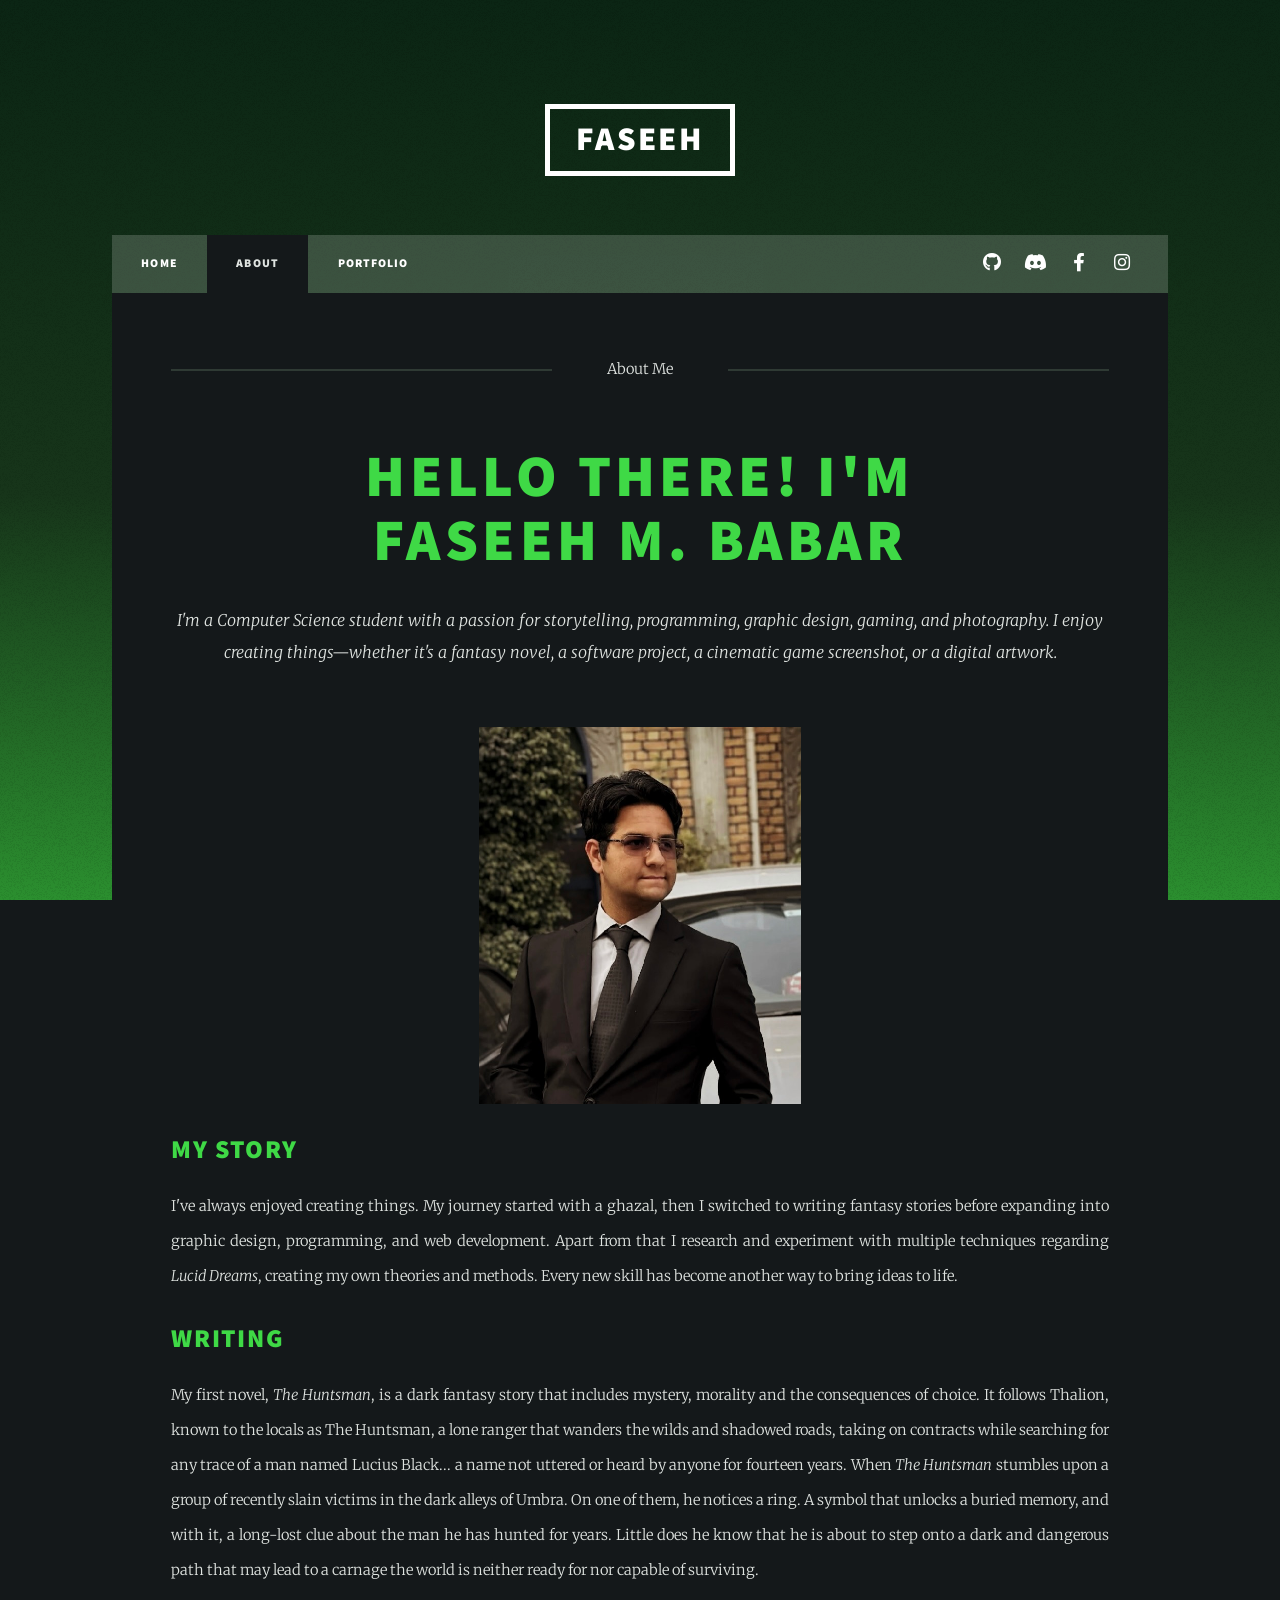
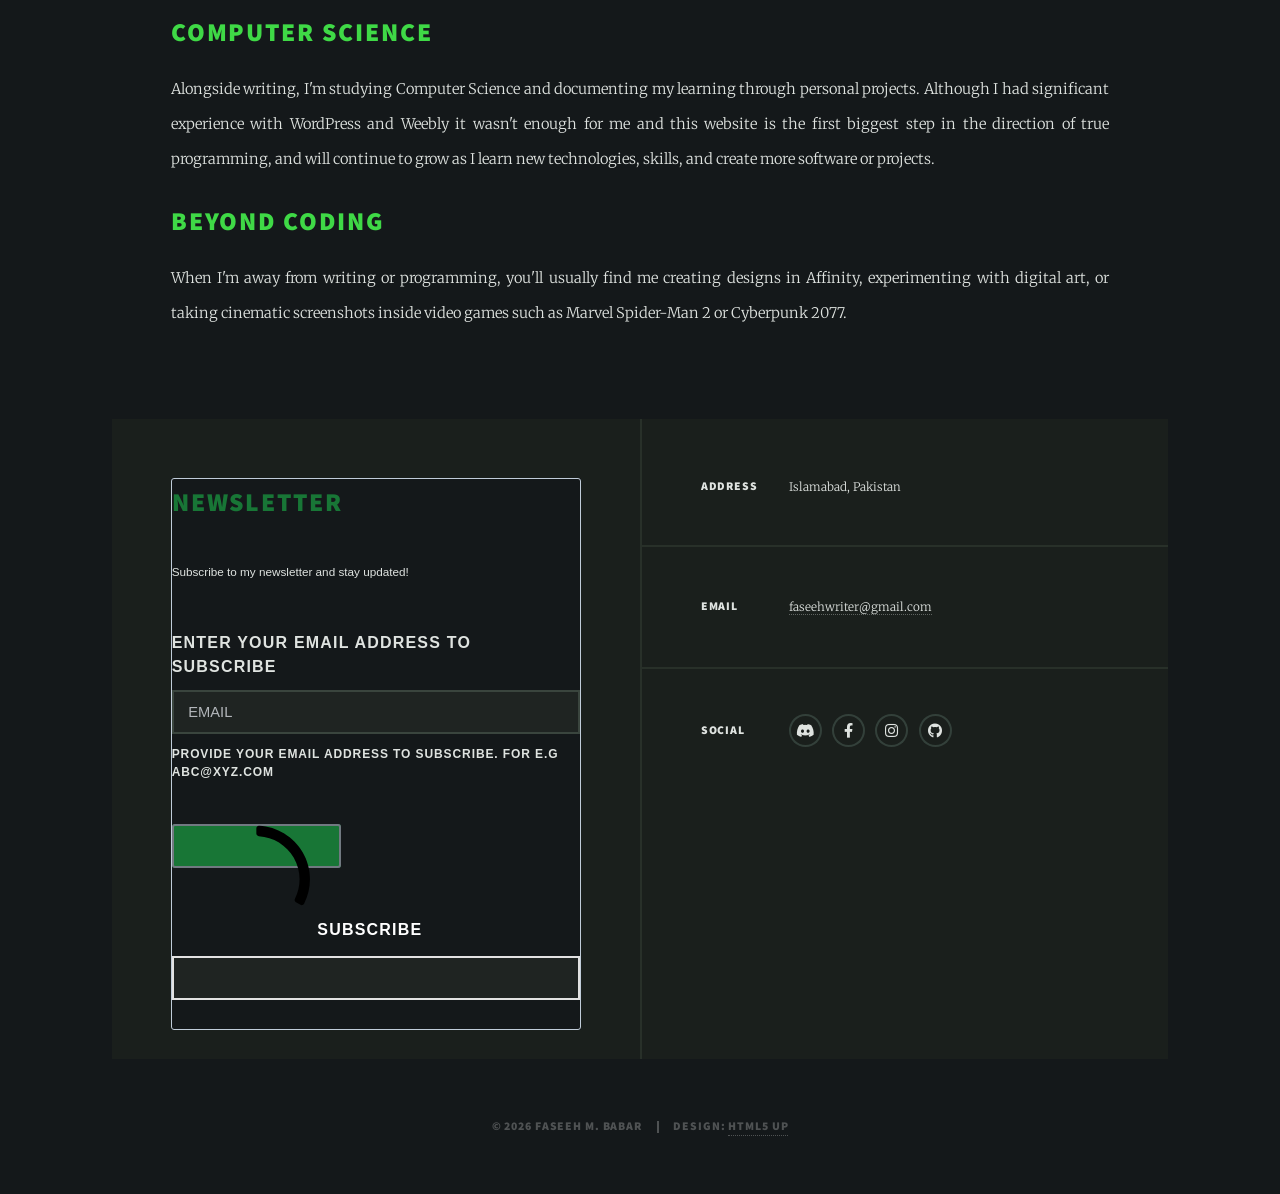
<file: about.html>
<!DOCTYPE HTML>
<!--
	Massively by HTML5 UP
	html5up.net | @ajlkn
	Free for personal and commercial use under the CCA 3.0 license (html5up.net/license)
-->
<html data-theme="dark">
	<head>
		<title>About Faseeh Babar | Author, Writer &amp, Creator</title>
		<meta charset="utf-8" />
		<meta name="color-scheme" content="dark" />
		<meta name="viewport" content="width=device-width, initial-scale=1" />
		<meta name="description" content="Learn more about Faseeh Babar, author of The Huntsman, and explore his journey as a Computer Science student, designer, and creator." />
		<meta name="author" content="Faseeh Babar" />
		<link rel="icon" href="images/favicon.png" type="image/png" />
		<link rel="canonical" href="https://faseehmbabar.github.io/about.html" />
		<link rel="stylesheet" href="assets/css/main.css" />
		<noscript><link rel="stylesheet" href="assets/css/noscript.css" /></noscript>
		<link rel="stylesheet" href="assets/css/theme-dark.css" />
		<style>
  			@font-face {
    			font-display: block;
    			font-family: Roboto;
    			src: url(https://assets.brevo.com/font/Roboto/Latin/normal/normal/7529907e9eaf8ebb5220c5f9850e3811.woff2) format("woff2"), url(https://assets.brevo.com/font/Roboto/Latin/normal/normal/25c678feafdc175a70922a116c9be3e7.woff) format("woff")
  			}

  			@font-face {
    			font-display: fallback;
   				font-family: Roboto;
    			font-weight: 600;
    			src: url(https://assets.brevo.com/font/Roboto/Latin/medium/normal/6e9caeeafb1f3491be3e32744bc30440.woff2) format("woff2"), url(https://assets.brevo.com/font/Roboto/Latin/medium/normal/71501f0d8d5aa95960f6475d5487d4c2.woff) format("woff")
  			}

  			@font-face {
    			font-display: fallback;
    			font-family: Roboto;
    			font-weight: 700;
    			src: url(https://assets.brevo.com/font/Roboto/Latin/bold/normal/3ef7cf158f310cf752d5ad08cd0e7e60.woff2) format("woff2"), url(https://assets.brevo.com/font/Roboto/Latin/bold/normal/ece3a1d82f18b60bcce0211725c476aa.woff) format("woff")
  			}

  			:where(.sib-form-message-panel) {
    			display: none;
  			}

  			:where(.sib-form-message-panel .sib-notification__icon) {
    			width: 20px;
    			height: 20px;
  			}


  			#sib-container input:-ms-input-placeholder {
    			font-family: Helvetica, sans-serif;
    			text-align: left;
    			color: #c0ccda;
  			}

  			#sib-container input::placeholder {
    			font-family: Helvetica, sans-serif;
    			text-align: left;
    			color: #c0ccda;
  			}

  			#sib-container textarea::placeholder {
    			font-family: Helvetica, sans-serif;
    			text-align: left;
    			color: #c0ccda;
  			}


  			#sib-container a {
    			text-decoration: underline;
    			color: #2BB2FC;
  			}
		</style>
		<link rel="stylesheet" href="https://sibforms.com/forms/end-form/build/sib-styles.css">
	</head>
	<body class="is-preload">

		<!-- Wrapper -->
			<div id="wrapper">

				<!-- Header -->
					<header id="header">
						<a href="index.html" class="logo">Faseeh</a>
					</header>

				<!-- Nav -->
					<nav id="nav">
						<ul class="links">
							<li><a href="index.html">Home</a></li>
							<li class="active"><a href="about.html">About</a></li>
							<li><a href="portfolio.html">Portfolio</a></li>
						</ul>
						<ul class="icons">
							<li><a href="https://github.com/faseehmbabar" class="icon brands fa-github"><span class="label">GitHub</span></a></li>
							<li><a href="https://discordapp.com/users/881889979343700059" class="icon brands fa-discord"><span class="label">Discord</span></a></li>
							<li><a href="https://facebook.com/faseeh.m.babar" class="icon brands fa-facebook-f"><span class="label">Facebook</span></a></li>
							<li><a href="https://instagram.com/faseeh.m.babar" class="icon brands fa-instagram"><span class="label">Instagram</span></a></li>
						</ul>
					</nav>

				<!-- Main -->
					<div id="main">

						<!-- Post -->
							<section class="post">
								<header class="major">
									<span class="date">About Me</span>
									<h1>Hello There! I'm<br />
									Faseeh M. Babar</h1>
									<p>I'm a Computer Science student with a passion for
                                    storytelling, programming, graphic design, gaming, and photography.
                                     I enjoy creating things—whether it's a fantasy novel, a software
    						        project, a cinematic game screenshot, or a digital artwork.</p>
								</header>
								<div class="image main about-portrait"><img src="images/pic01.jpg" alt="Faseeh Muhammad Babar" /></div>
								<h2>My Story</h2>
								<p> I've always enjoyed creating things. My journey started with a ghazal, then I switched to writing fantasy stories before expanding into graphic design, programming, and web development. Apart from that I research and experiment with multiple techniques regarding <em>Lucid Dreams</em>, creating my own theories and methods. Every new skill has become another way to bring ideas to life.</p>
								<h2>Writing</h2>
								<p>My first novel, <em>The Huntsman</em>, is a dark fantasy story that includes mystery, morality and the consequences of choice. It follows Thalion, known to the locals as The Huntsman, a lone ranger that wanders the wilds and shadowed roads, taking on contracts while searching for any trace of a man named Lucius Black... a name not uttered or heard by anyone for fourteen years. When <em>The Huntsman</em> stumbles upon a group of recently slain victims in the dark alleys of Umbra. On one of them, he notices a ring. A symbol that unlocks a buried memory, and with it, a long-lost clue about the man he has hunted for years. Little does he know that he is about to step onto a dark and dangerous path that may lead to a carnage the world is neither ready for nor capable of surviving.</p>
								<h2>Computer Science</h2>
								<p>Alongside writing, I'm studying Computer Science and documenting my learning through personal projects. Although I had significant experience with WordPress and Weebly it wasn't enough for me and this website is the first biggest step in the direction of true programming, and will continue to grow as I learn new technologies, skills, and create more software or projects.</p>
								<h2>Beyond Coding</h2>
								<p>When I'm away from writing or programming, you'll usually find me creating designs in Affinity, experimenting with digital art, or taking cinematic screenshots inside video games such as Marvel Spider-Man 2 or Cyberpunk 2077.</p>
							</section>

					</div>

				<!-- Footer -->
					<footer id="footer">
						<section>
							<div class="sib-form" style="text-align: center;
									background-color: #EFF2F7;">
								<div id="sib-form-container" class="sib-form-container">
									<div id="error-message" class="sib-form-message-panel" style="font-family: Helvetica, sans-serif; font-size: 16px; text-align: left; color: #661d1d; background-color: #ffeded; border-color: #ff4949; border-radius: 3px; max-width: 540px;">
										<div class="sib-form-message-panel__text sib-form-message-panel__text--center">
											<svg viewBox="0 0 512 512" class="sib-icon sib-notification__icon"><path d="M256 40c118.621 0 216 96.075 216 216 0 119.291-96.61 216-216 216-119.244 0-216-96.562-216-216 0-119.203 96.602-216 216-216m0-32C119.043 8 8 119.083 8 256c0 136.997 111.043 248 248 248s248-111.003 248-248C504 119.083 392.957 8 256 8zm-11.49 120h22.979c6.823 0 12.274 5.682 11.99 12.5l-7 168c-.268 6.428-5.556 11.5-11.99 11.5h-8.979c-6.433 0-11.722-5.073-11.99-11.5l-7-168c-.283-6.818 5.167-12.5 11.99-12.5zM256 340c-15.464 0-28 12.536-28 28s12.536 28 28 28 28-12.536 28-28-12.536-28-28-28z" /></svg>
											<span class="sib-form-message-panel__inner-text">Your subscription could not be saved. Please try again.</span>
										</div>
									</div>
									<div id="success-message" class="sib-form-message-panel" style="font-family: Helvetica, sans-serif; font-size: 16px; text-align: left; color: #085229; background-color: #e7faf0; border-color: #13ce66; border-radius: 3px; max-width: 540px;">
										<div class="sib-form-message-panel__text sib-form-message-panel__text--center">
											<svg viewBox="0 0 512 512" class="sib-icon sib-notification__icon"><path d="M256 8C119.033 8 8 119.033 8 256s111.033 248 248 248 248-111.003 248-248S392.967 8 256 8 256 8zm0 464c-118.664 0-216-96.055-216-216 0-118.663 96.055-216 216-216 118.664 0 216 96.055 216 216 0 118.663-96.055 216-216 216zm141.63-274.961L217.15 376.071c-4.705 4.667-12.303 4.637-16.97-.068l-85.878-86.572c-4.667-4.705-4.637-12.5.068-16.97l8.52-8.451c4.705-4.667 12.303-4.637 16.97.068l68.976 69.533 163.441-162.13c4.705-4.667 12.303-4.637 16.97.068l8.451 8.52c4.668 4.705 4.637 12.5-.068 16.97z" /></svg>
											<span class="sib-form-message-panel__inner-text">Your subscription has been successful!!!</span>
										</div>
									</div>
									<div id="sib-container" class="sib-container--large sib-container--vertical" style="max-width: 540px; text-align: center; background-color: rgba(255,255,255,1); border: 1px solid #C0CCD9; border-radius: 3px; direction: ltr;">
										<form id="sib-form" method="POST" action="https://2d6f6f55.sibforms.com/serve/[base64]" data-type="subscription">
											<div style="padding: 8px 0;">
												<div class="sib-form-block" style="font-family: Helvetica, sans-serif; font-size: 32px; font-weight: 700; text-align: left; color: #187636;">
													<h2 style="color: #187636 !important;">Newsletter</h2>
												</div>
											</div>
											<div style="padding: 8px 0;">
												<div class="sib-form-block" style="font-family: Helvetica, sans-serif; font-size: 16px; text-align: left; color: #3C4858;">
													<div class="sib-text-form-block"><p>Subscribe to my newsletter and stay updated!</p></div>
												</div>
											</div>
											<div style="padding: 8px 0;">
												<div class="sib-input sib-form-block">
													<div class="form__entry entry_block">
														<div class="form__label-row">
															<label class="entry__label" style="font-family: Helvetica, sans-serif; font-size: 16px; font-weight: 700; text-align: left; color: #187636;" for="EMAIL" data-required="*">Enter your email address to subscribe</label>
															<div class="entry__field"><input class="input" type="text" id="EMAIL" name="EMAIL" autocomplete="off" value="" placeholder="EMAIL" data-required="true" required /></div>
														</div>
														<label class="entry__error entry__error--primary" style="font-family: Helvetica, sans-serif; font-size: 16px; text-align: left; color: #661d1d; background-color: #ffeded; border-color: #ff4949; border-radius: 3px;"></label>
														<label class="entry__specification" style="font-family: Helvetica, sans-serif; font-size: 12px; text-align: left; color: #8390A4;">Provide your email address to subscribe. For e.g abc@xyz.com</label>
													</div>
												</div>
											</div>
											<div style="padding: 8px 0;"><div class="g-recaptcha-v3" data-sitekey="6LcJTZYtAAAAACTpxKKW1OqyfMGdcH_2gLSbuCvX" style="display: none"></div></div>
											<div style="padding: 8px 0;">
												<div class="sib-form-block" style="text-align: left;">
													<button class="sib-form-block__button sib-form-block__button-with-loader" style="font-family: Helvetica, sans-serif; font-size: 16px; font-weight: 700; text-align: left; color: #FFFFFF !important; background-color: #187636; border-width: 0; border-radius: 3px;" form="sib-form" type="submit">
														<svg class="icon clickable__icon progress-indicator__icon sib-hide-loader-icon" viewBox="0 0 512 512"><path d="M460.116 373.846l-20.823-12.022c-5.541-3.199-7.54-10.159-4.663-15.874 30.137-59.886 28.343-131.652-5.386-189.946-33.641-58.394-94.896-95.833-161.827-99.676C261.028 55.961 256 50.751 256 44.352V20.309c0-6.904 5.808-12.337 12.703-11.982 83.556 4.306 160.163 50.864 202.11 123.677 42.063 72.696 44.079 162.316 6.031 236.832-3.14 6.148-10.75 8.461-16.728 5.01z" /></svg>
														SUBSCRIBE
													</button>
												</div>
											</div>
											<input type="text" name="email_address_check" value="" class="input--hidden" />
											<input type="hidden" name="locale" value="en" />
										</form>
									</div>
								</div>
							</div>
						</section>
						<section class="split contact">
							<section class="alt">
								<h3>Address</h3>
								<p>Islamabad, Pakistan</p>
							</section>
							<section>
								<h3>Email</h3>
								<p><a href="mailto:faseehwriter@gmail.com">faseehwriter@gmail.com</a></p>
							</section>
							<section>
								<h3>Social</h3>
								<ul class="icons alt">
									<li><a href="https://discordapp.com/users/881889979343700059" class="icon brands alt fa-discord"><span class="label">Discord</span></a></li>
									<li><a href="https://facebook.com/faseeh.m.babar" class="icon brands alt fa-facebook-f"><span class="label">Facebook</span></a></li>
									<li><a href="https://instagram.com/faseeh.m.babar" class="icon brands alt fa-instagram"><span class="label">Instagram</span></a></li>
									<li><a href="https://github.com/faseehmbabar" class="icon brands alt fa-github"><span class="label">GitHub</span></a></li>
								</ul>
							</section>
						</section>
					</footer>

				<!-- Copyright -->
					<div id="copyright">
						<ul><li>&copy; 2026 Faseeh M. Babar</li><li>Design: <a href="https://html5up.net">HTML5 UP</a></li></ul>
					</div>

			</div>

		<!-- Scripts -->
			<script src="assets/js/jquery.min.js"></script>
			<script src="assets/js/jquery.scrollex.min.js"></script>
			<script src="assets/js/jquery.scrolly.min.js"></script>
			<script src="assets/js/browser.min.js"></script>
			<script src="assets/js/breakpoints.min.js"></script>
			<script src="assets/js/util.js"></script>
			<script src="assets/js/main.js"></script>

	</body>
</html>
</file>
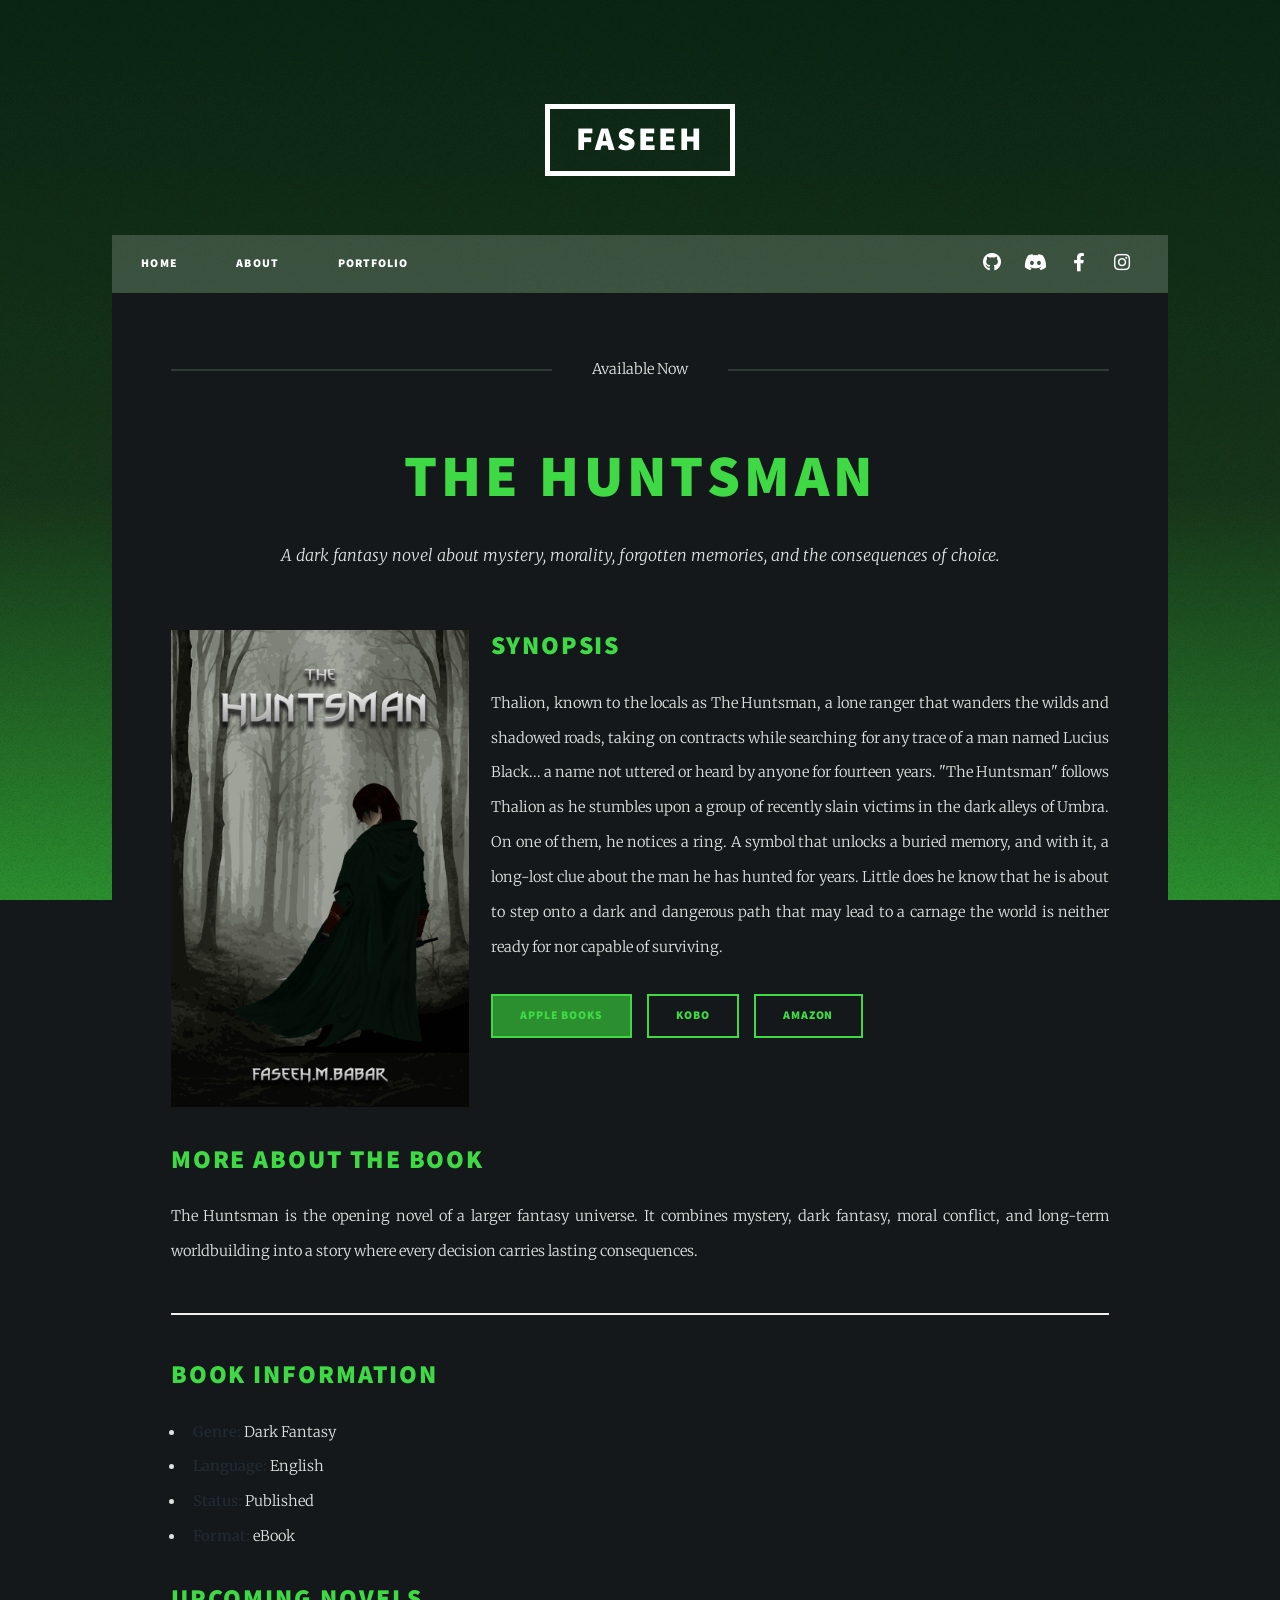
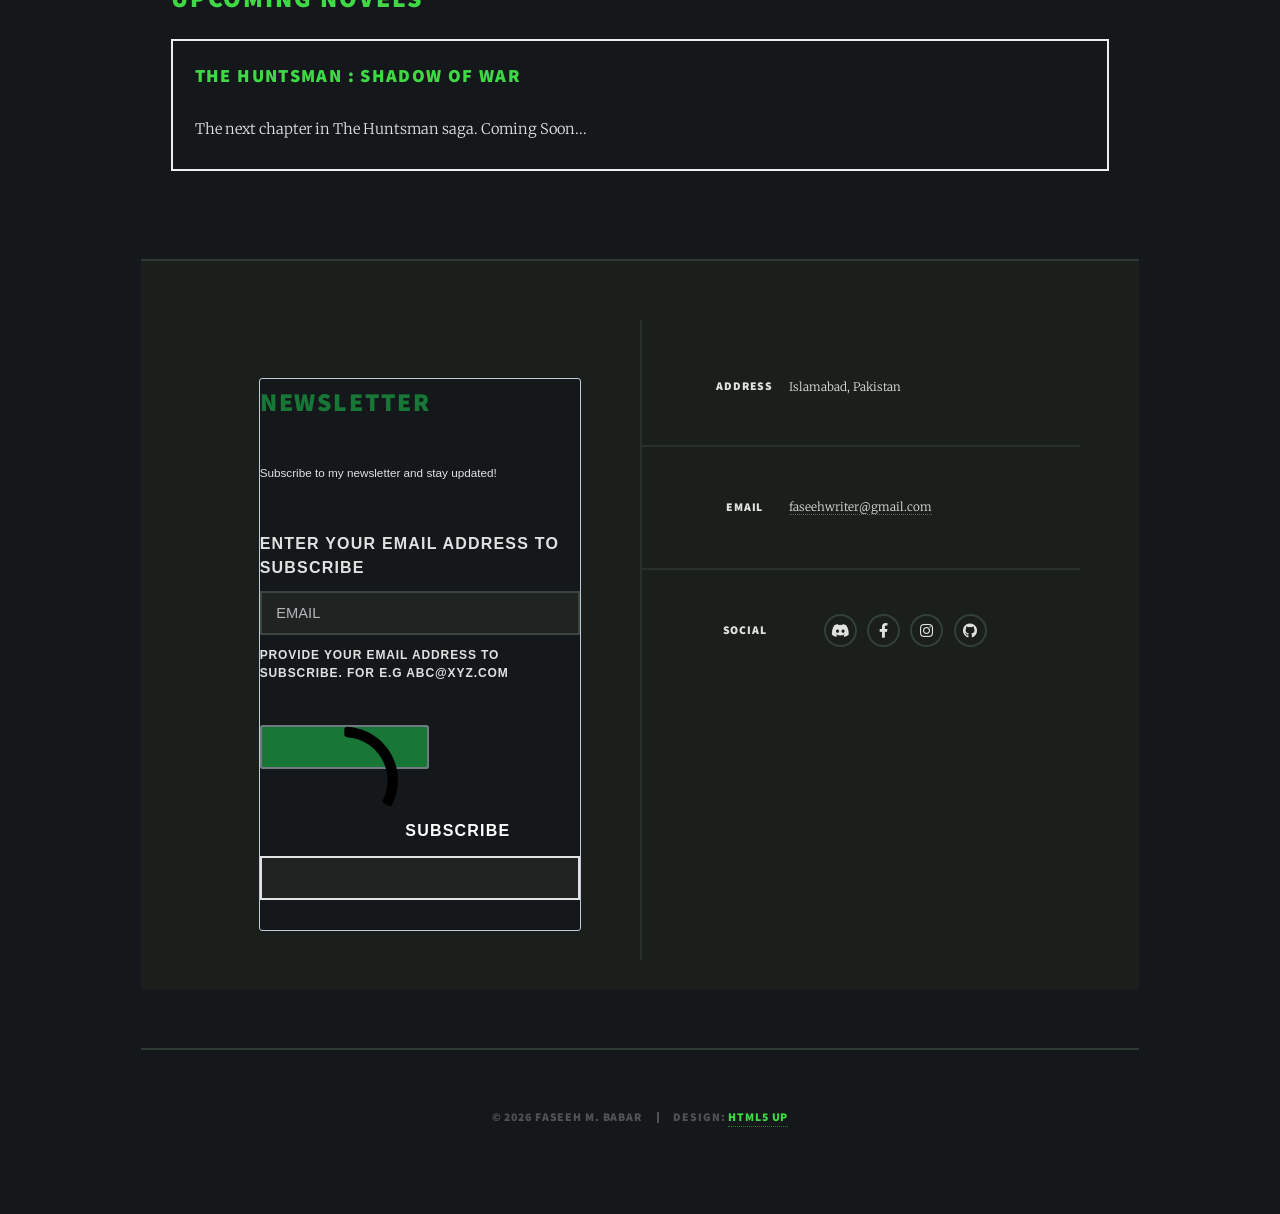
<file: books.html>
<!DOCTYPE HTML>
<!--
	Massively by HTML5 UP
	html5up.net | @ajlkn
	Free for personal and commercial use under the CCA 3.0 license (html5up.net/license)
-->
<html data-theme="dark">
	<head>
		<title>The Huntsman | Faseeh Babar</title>
		<meta charset="utf-8" />
		<meta name="color-scheme" content="dark" />
		<meta name="viewport" content="width=device-width, initial-scale=1" />
		<meta name="description" content="Learn more about The Huntsman, the dark fantasy novel by Faseeh Babar." />
		<meta name="author" content="Faseeh Babar" />
		<link rel="icon" href="images/favicon.png" type="image/png" />
		<link rel="canonical" href="https://faseehmbabar.github.io/books.html" />
		<link rel="stylesheet" href="assets/css/main.css" />
		<noscript><link rel="stylesheet" href="assets/css/noscript.css" /></noscript>
		<link rel="stylesheet" href="assets/css/theme-dark.css" />
		<style>
  			@font-face {
    			font-display: block;
    			font-family: Roboto;
    			src: url(https://assets.brevo.com/font/Roboto/Latin/normal/normal/7529907e9eaf8ebb5220c5f9850e3811.woff2) format("woff2"), url(https://assets.brevo.com/font/Roboto/Latin/normal/normal/25c678feafdc175a70922a116c9be3e7.woff) format("woff")
  			}

  			@font-face {
    			font-display: fallback;
   				font-family: Roboto;
    			font-weight: 600;
    			src: url(https://assets.brevo.com/font/Roboto/Latin/medium/normal/6e9caeeafb1f3491be3e32744bc30440.woff2) format("woff2"), url(https://assets.brevo.com/font/Roboto/Latin/medium/normal/71501f0d8d5aa95960f6475d5487d4c2.woff) format("woff")
  			}

  			@font-face {
    			font-display: fallback;
    			font-family: Roboto;
    			font-weight: 700;
    			src: url(https://assets.brevo.com/font/Roboto/Latin/bold/normal/3ef7cf158f310cf752d5ad08cd0e7e60.woff2) format("woff2"), url(https://assets.brevo.com/font/Roboto/Latin/bold/normal/ece3a1d82f18b60bcce0211725c476aa.woff) format("woff")
  			}

  			:where(.sib-form-message-panel) {
    			display: none;
  			}

  			:where(.sib-form-message-panel .sib-notification__icon) {
    			width: 20px;
    			height: 20px;
  			}


  			#sib-container input:-ms-input-placeholder {
    			font-family: Helvetica, sans-serif;
    			text-align: left;
    			color: #c0ccda;
  			}

  			#sib-container input::placeholder {
    			font-family: Helvetica, sans-serif;
    			text-align: left;
    			color: #c0ccda;
  			}

  			#sib-container textarea::placeholder {
    			font-family: Helvetica, sans-serif;
    			text-align: left;
    			color: #c0ccda;
  			}


  			#sib-container a {
    			text-decoration: underline;
    			color: #2BB2FC;
  			}
		</style>
		<link rel="stylesheet" href="https://sibforms.com/forms/end-form/build/sib-styles.css">
	</head>
	<body class="is-preload">

		<!-- Wrapper -->
			<div id="wrapper">

				<!-- Header -->
					<header id="header">
						<a href="index.html" class="logo">Faseeh</a>
					</header>

				<!-- Nav -->
					<nav id="nav">
						<ul class="links">
							<li><a href="index.html">Home</a></li>
							<li><a href="about.html">About</a></li>
							<li><a href="portfolio.html">Portfolio</a></li>
						</ul>
						<ul class="icons">
							<li><a href="https://github.com/faseehmbabar" class="icon brands fa-github"><span class="label">GitHub</span></a></li>
							<li><a href="https://discordapp.com/users/881889979343700059" class="icon brands fa-discord"><span class="label">Discord</span></a></li>
							<li><a href="https://facebook.com/faseeh.m.babar" class="icon brands fa-facebook-f"><span class="label">Facebook</span></a></li>
							<li><a href="https://instagram.com/faseeh.m.babar" class="icon brands fa-instagram"><span class="label">Instagram</span></a></li>
						</ul>
					</nav>

				<!-- Main -->
					<div id="main">

						<!-- Post -->
							<section class="post">
								<header class="major">
									<span class="date">Available Now</span>

									<h1>The Huntsman</h1>
									<p>A dark fantasy novel about mystery, morality, forgotten memories, and the consequences of choice.</p>
								</header>

								<div class="row">
									<div class="col-4 col-12-small">
										<span class="image fit">
											<img src="images/huntsman-cover.jpg" alt="The Huntsman Cover" />
										</span>
									</div>

									<div class="col-8 col-12-small">
										<h2>Synopsis</h2>
										<p>Thalion, known to the locals as The Huntsman, a lone ranger that wanders the wilds and shadowed roads, taking on contracts while searching for any trace of a man named Lucius Black... a name not uttered or heard by anyone for fourteen years. "The Huntsman" follows Thalion as he stumbles upon a group of recently slain victims in the dark alleys of Umbra. On one of them, he notices a ring. A symbol that unlocks a buried memory, and with it, a long-lost clue about the man he has hunted for years. Little does he know that he is about to step onto a dark and dangerous path that may lead to a carnage the world is neither ready for nor capable of surviving.</p>

										<ul class="actions">
											<li><a href="https://books.apple.com/us/book/id6793860015" class="button primary">Apple Books</a></li>
											<li><a href="https://www.kobo.com/ww/en/ebook/the-huntsman-22" class="button">Kobo</a></li>
											<li><a href="https://www.amazon.com/dp/B0G6TVZNLN" class="button">Amazon</a></li>
										</ul>
									</div>
								</div>

								<h2>More About the Book</h2>
								<p>The Huntsman is the opening novel of a larger fantasy universe. It combines mystery, dark fantasy, moral conflict, and long-term worldbuilding into a story where every decision carries lasting consequences.</p>

								<hr />

								<h2>Book Information</h2>
								<ul>
									<li><strong>Genre:</strong> Dark Fantasy</li>
									<li><strong>Language:</strong> English</li>
									<li><strong>Status:</strong> Published</li>
									<li><strong>Format:</strong> eBook</li>
								</ul>

								<h2>Upcoming Novels</h2>

								<div class="box">
									<h3>The Huntsman : Shadow of War</h3>
									<p>The next chapter in The Huntsman saga.
										Coming Soon...
									</p>
								</div>
								
							</section>
							
					<!-- Footer -->
					<footer id="footer">
						<section>
							<div class="sib-form" style="text-align: center;
									background-color: #EFF2F7;">
								<div id="sib-form-container" class="sib-form-container">
									<div id="error-message" class="sib-form-message-panel" style="font-family: Helvetica, sans-serif; font-size: 16px; text-align: left; color: #661d1d; background-color: #ffeded; border-color: #ff4949; border-radius: 3px; max-width: 540px;">
										<div class="sib-form-message-panel__text sib-form-message-panel__text--center">
											<svg viewBox="0 0 512 512" class="sib-icon sib-notification__icon"><path d="M256 40c118.621 0 216 96.075 216 216 0 119.291-96.61 216-216 216-119.244 0-216-96.562-216-216 0-119.203 96.602-216 216-216m0-32C119.043 8 8 119.083 8 256c0 136.997 111.043 248 248 248s248-111.003 248-248C504 119.083 392.957 8 256 8zm-11.49 120h22.979c6.823 0 12.274 5.682 11.99 12.5l-7 168c-.268 6.428-5.556 11.5-11.99 11.5h-8.979c-6.433 0-11.722-5.073-11.99-11.5l-7-168c-.283-6.818 5.167-12.5 11.99-12.5zM256 340c-15.464 0-28 12.536-28 28s12.536 28 28 28 28-12.536 28-28-12.536-28-28-28z" /></svg>
											<span class="sib-form-message-panel__inner-text">Your subscription could not be saved. Please try again.</span>
										</div>
									</div>
									<div id="success-message" class="sib-form-message-panel" style="font-family: Helvetica, sans-serif; font-size: 16px; text-align: left; color: #085229; background-color: #e7faf0; border-color: #13ce66; border-radius: 3px; max-width: 540px;">
										<div class="sib-form-message-panel__text sib-form-message-panel__text--center">
											<svg viewBox="0 0 512 512" class="sib-icon sib-notification__icon"><path d="M256 8C119.033 8 8 119.033 8 256s111.033 248 248 248 248-111.003 248-248S392.967 8 256 8 256 8zm0 464c-118.664 0-216-96.055-216-216 0-118.663 96.055-216 216-216 118.664 0 216 96.055 216 216 0 118.663-96.055 216-216 216zm141.63-274.961L217.15 376.071c-4.705 4.667-12.303 4.637-16.97-.068l-85.878-86.572c-4.667-4.705-4.637-12.5.068-16.97l8.52-8.451c4.705-4.667 12.303-4.637 16.97.068l68.976 69.533 163.441-162.13c4.705-4.667 12.303-4.637 16.97.068l8.451 8.52c4.668 4.705 4.637 12.5-.068 16.97z" /></svg>
											<span class="sib-form-message-panel__inner-text">Your subscription has been successful!!!</span>
										</div>
									</div>
									<div id="sib-container" class="sib-container--large sib-container--vertical" style="max-width: 540px; text-align: center; background-color: rgba(255,255,255,1); border: 1px solid #C0CCD9; border-radius: 3px; direction: ltr;">
										<form id="sib-form" method="POST" action="https://2d6f6f55.sibforms.com/serve/[base64]" data-type="subscription">
											<div style="padding: 8px 0;">
												<div class="sib-form-block" style="font-family: Helvetica, sans-serif; font-size: 32px; font-weight: 700; text-align: left; color: #187636;">
													<h2 style="color: #187636 !important;">Newsletter</h2>
												</div>
											</div>
											<div style="padding: 8px 0;">
												<div class="sib-form-block" style="font-family: Helvetica, sans-serif; font-size: 16px; text-align: left; color: #3C4858;">
													<div class="sib-text-form-block"><p>Subscribe to my newsletter and stay updated!</p></div>
												</div>
											</div>
											<div style="padding: 8px 0;">
												<div class="sib-input sib-form-block">
													<div class="form__entry entry_block">
														<div class="form__label-row">
															<label class="entry__label" style="font-family: Helvetica, sans-serif; font-size: 16px; font-weight: 700; text-align: left; color: #187636;" for="EMAIL" data-required="*">Enter your email address to subscribe</label>
															<div class="entry__field"><input class="input" type="text" id="EMAIL" name="EMAIL" autocomplete="off" value="" placeholder="EMAIL" data-required="true" required /></div>
														</div>
														<label class="entry__error entry__error--primary" style="font-family: Helvetica, sans-serif; font-size: 16px; text-align: left; color: #661d1d; background-color: #ffeded; border-color: #ff4949; border-radius: 3px;"></label>
														<label class="entry__specification" style="font-family: Helvetica, sans-serif; font-size: 12px; text-align: left; color: #8390A4;">Provide your email address to subscribe. For e.g abc@xyz.com</label>
													</div>
												</div>
											</div>
											<div style="padding: 8px 0;"><div class="g-recaptcha-v3" data-sitekey="6LcJTZYtAAAAACTpxKKW1OqyfMGdcH_2gLSbuCvX" style="display: none"></div></div>
											<div style="padding: 8px 0;">
												<div class="sib-form-block" style="text-align: left;">
													<button class="sib-form-block__button sib-form-block__button-with-loader" style="font-family: Helvetica, sans-serif; font-size: 16px; font-weight: 700; text-align: left; color: #FFFFFF !important; background-color: #187636; border-width: 0; border-radius: 3px;" form="sib-form" type="submit">
														<svg class="icon clickable__icon progress-indicator__icon sib-hide-loader-icon" viewBox="0 0 512 512"><path d="M460.116 373.846l-20.823-12.022c-5.541-3.199-7.54-10.159-4.663-15.874 30.137-59.886 28.343-131.652-5.386-189.946-33.641-58.394-94.896-95.833-161.827-99.676C261.028 55.961 256 50.751 256 44.352V20.309c0-6.904 5.808-12.337 12.703-11.982 83.556 4.306 160.163 50.864 202.11 123.677 42.063 72.696 44.079 162.316 6.031 236.832-3.14 6.148-10.75 8.461-16.728 5.01z" /></svg>
														SUBSCRIBE
													</button>
												</div>
											</div>
											<input type="text" name="email_address_check" value="" class="input--hidden" />
											<input type="hidden" name="locale" value="en" />
										</form>
									</div>
								</div>
							</div>
						</section>
						<section class="split contact">
							<section class="alt">
								<h3>Address</h3>
								<p>Islamabad, Pakistan</p>
							</section>
							<section>
								<h3>Email</h3>
								<p><a href="mailto:faseehwriter@gmail.com">faseehwriter@gmail.com</a></p>
							</section>
							<section>
								<h3>Social</h3>
								<ul class="icons alt">
									<li><a href="https://discordapp.com/users/881889979343700059" class="icon brands alt fa-discord"><span class="label">Discord</span></a></li>
									<li><a href="https://facebook.com/faseeh.m.babar" class="icon brands alt fa-facebook-f"><span class="label">Facebook</span></a></li>
									<li><a href="https://instagram.com/faseeh.m.babar" class="icon brands alt fa-instagram"><span class="label">Instagram</span></a></li>
									<li><a href="https://github.com/faseehmbabar" class="icon brands alt fa-github"><span class="label">GitHub</span></a></li>
								</ul>
							</section>
						</section>
					</footer>

				<!-- Copyright -->
					<div id="copyright">
						<ul><li>&copy; 2026 Faseeh M. Babar</li><li>Design: <a href="https://html5up.net">HTML5 UP</a></li></ul>
					</div>

			</div>

		<!-- Scripts -->
			<script src="assets/js/jquery.min.js"></script>
			<script src="assets/js/jquery.scrollex.min.js"></script>
			<script src="assets/js/jquery.scrolly.min.js"></script>
			<script src="assets/js/browser.min.js"></script>
			<script src="assets/js/breakpoints.min.js"></script>
			<script src="assets/js/util.js"></script>
			<script src="assets/js/main.js"></script>

	</body>
</html>
</file>
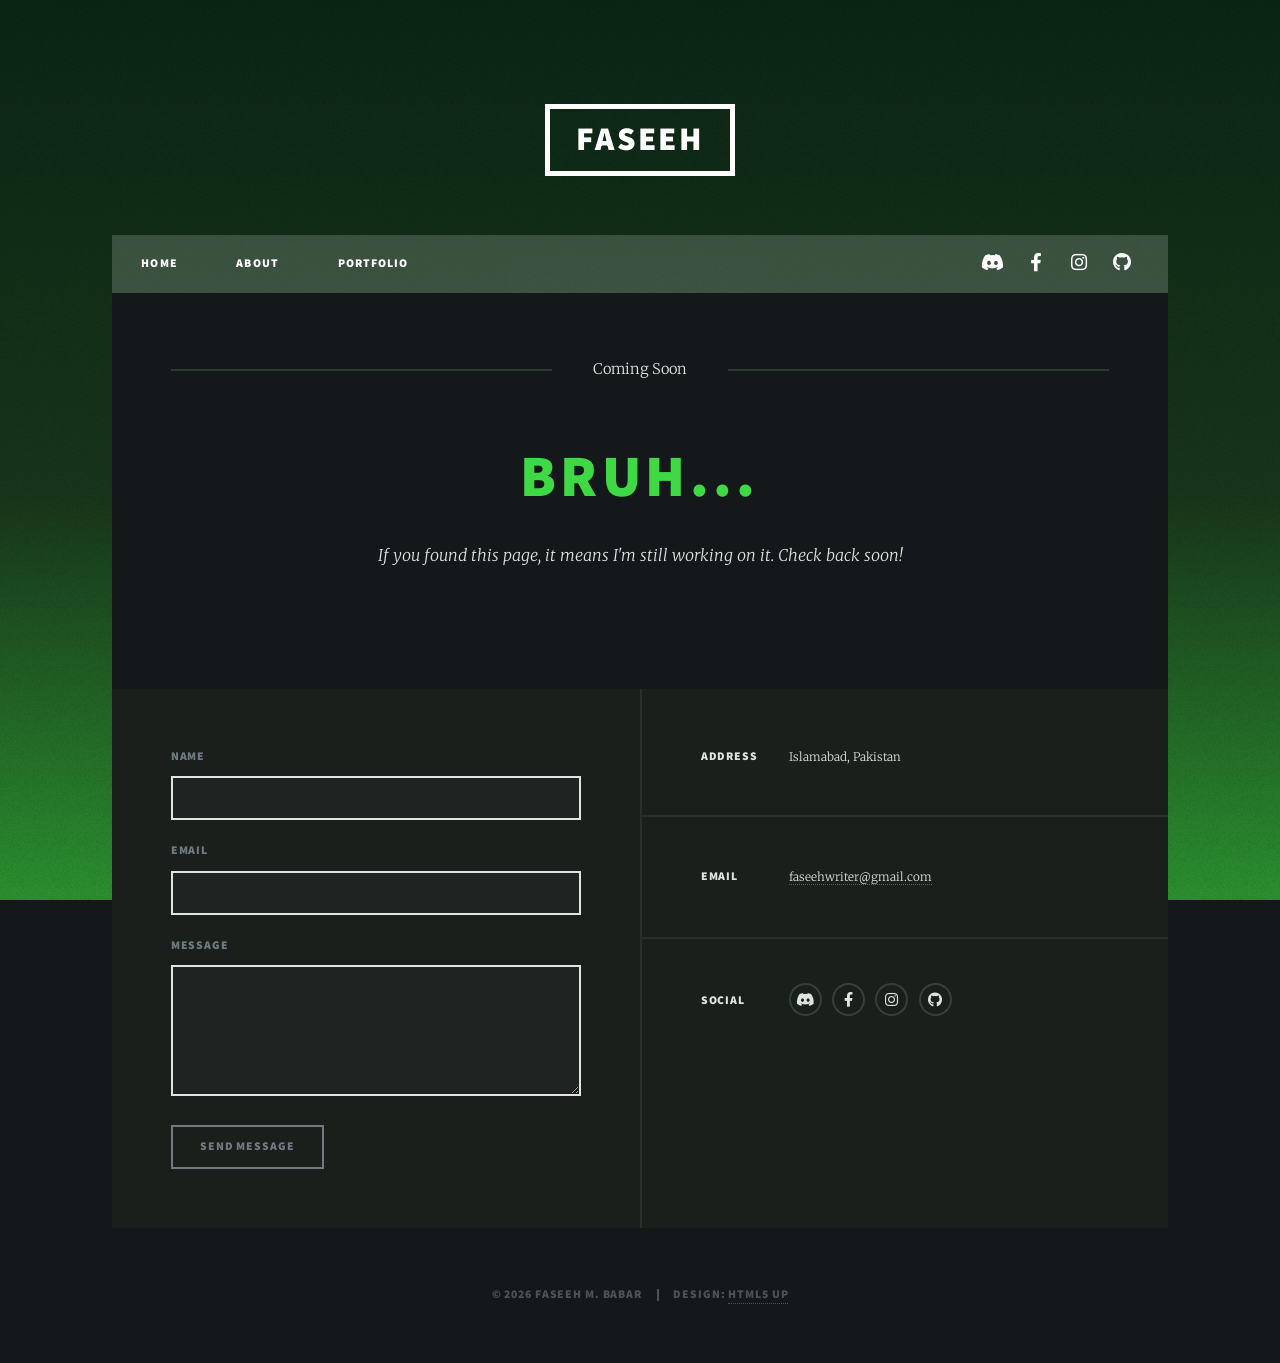
<file: coming-soon.html>
<!DOCTYPE HTML>
<!--
	Massively by HTML5 UP
	html5up.net | @ajlkn
	Free for personal and commercial use under the CCA 3.0 license (html5up.net/license)
-->
<html data-theme="dark">
	<head>
		<title>Coming Soon | Faseeh M. Babar</title>
		<meta charset="utf-8" />
		<meta name="color-scheme" content="dark" />
		<meta name="viewport" content="width=device-width, initial-scale=1, user-scalable=no" />
		<link rel="stylesheet" href="assets/css/main.css" />
		<link rel="stylesheet" href="assets/css/theme-dark.css" />
		<noscript><link rel="stylesheet" href="assets/css/noscript.css" /></noscript>
	</head>
	<body class="is-preload">

		<!-- Wrapper -->
			<div id="wrapper">

				<!-- Header -->
					<header id="header">
						<a href="index.html" class="logo">Faseeh</a>
					</header>

				<!-- Nav -->
					<nav id="nav">
						<ul class="links">
							<li><a href="index.html">Home</a></li>
							<li><a href="about.html">About</a></li>
							<li><a href="portfolio.html">Portfolio</a></li>
						</ul>
						<ul class="icons">
							<li><a href="https://discordapp.com/users/881889979343700059" class="icon brands fa-discord"><span class="label">Discord</span></a></li>
							<li><a href="https://facebook.com/faseeh.m.babar" class="icon brands fa-facebook-f"><span class="label">Facebook</span></a></li>
							<li><a href="https://instagram.com/faseeh.m.babar" class="icon brands fa-instagram"><span class="label">Instagram</span></a></li>
							<li><a href="https://github.com/faseehmbabar" class="icon brands fa-github"><span class="label">GitHub</span></a></li>
						</ul>
					</nav>

				<!-- Main -->
					<div id="main">

						<!-- Post -->
							<section class="post">
								<header class="major">
									<span class="date">Coming Soon</span>
									<h1>Bruh...</h1>
									<p>If you found this page, it means I'm still working on it. Check back soon!</p>
								</header>
							</section>

					</div>

				<!-- Footer -->
					<footer id="footer">
						<section>
							<form method="post" action="#">
								<div class="fields">
									<div class="field">
										<label for="name">Name</label>
										<input type="text" name="name" id="name" />
									</div>
									<div class="field">
										<label for="email">Email</label>
										<input type="text" name="email" id="email" />
									</div>
									<div class="field">
										<label for="message">Message</label>
										<textarea name="message" id="message" rows="3"></textarea>
									</div>
								</div>
								<ul class="actions">
									<li><input type="submit" value="Send Message" /></li>
								</ul>
							</form>
						</section>
						<section class="split contact">
							<section class="alt">
								<h3>Address</h3>
								<p>Islamabad, Pakistan</p>
							</section>
							<section>
								<h3>Email</h3>
								<p><a href="mailto:faseehwriter@gmail.com">faseehwriter@gmail.com</a></p>
							</section>
							<section>
								<h3>Social</h3>
								<ul class="icons alt">
									<li><a href="https://discordapp.com/users/881889979343700059" class="icon brands alt fa-discord"><span class="label">Discord</span></a></li>
									<li><a href="https://facebook.com/faseeh.m.babar" class="icon brands alt fa-facebook-f"><span class="label">Facebook</span></a></li>
									<li><a href="https://instagram.com/faseeh.m.babar" class="icon brands alt fa-instagram"><span class="label">Instagram</span></a></li>
									<li><a href="https://github.com/faseehmbabar" class="icon brands alt fa-github"><span class="label">GitHub</span></a></li>
								</ul>
							</section>
						</section>
					</footer>

				<!-- Copyright -->
					<div id="copyright">
						<ul><li>&copy; 2026 Faseeh M. Babar</li><li>Design: <a href="https://html5up.net">HTML5 UP</a></li></ul>
					</div>

			</div>

		<!-- Scripts -->
			<script src="assets/js/jquery.min.js"></script>
			<script src="assets/js/jquery.scrollex.min.js"></script>
			<script src="assets/js/jquery.scrolly.min.js"></script>
			<script src="assets/js/browser.min.js"></script>
			<script src="assets/js/breakpoints.min.js"></script>
			<script src="assets/js/util.js"></script>
			<script src="assets/js/main.js"></script>

	</body>
</html>
</file>
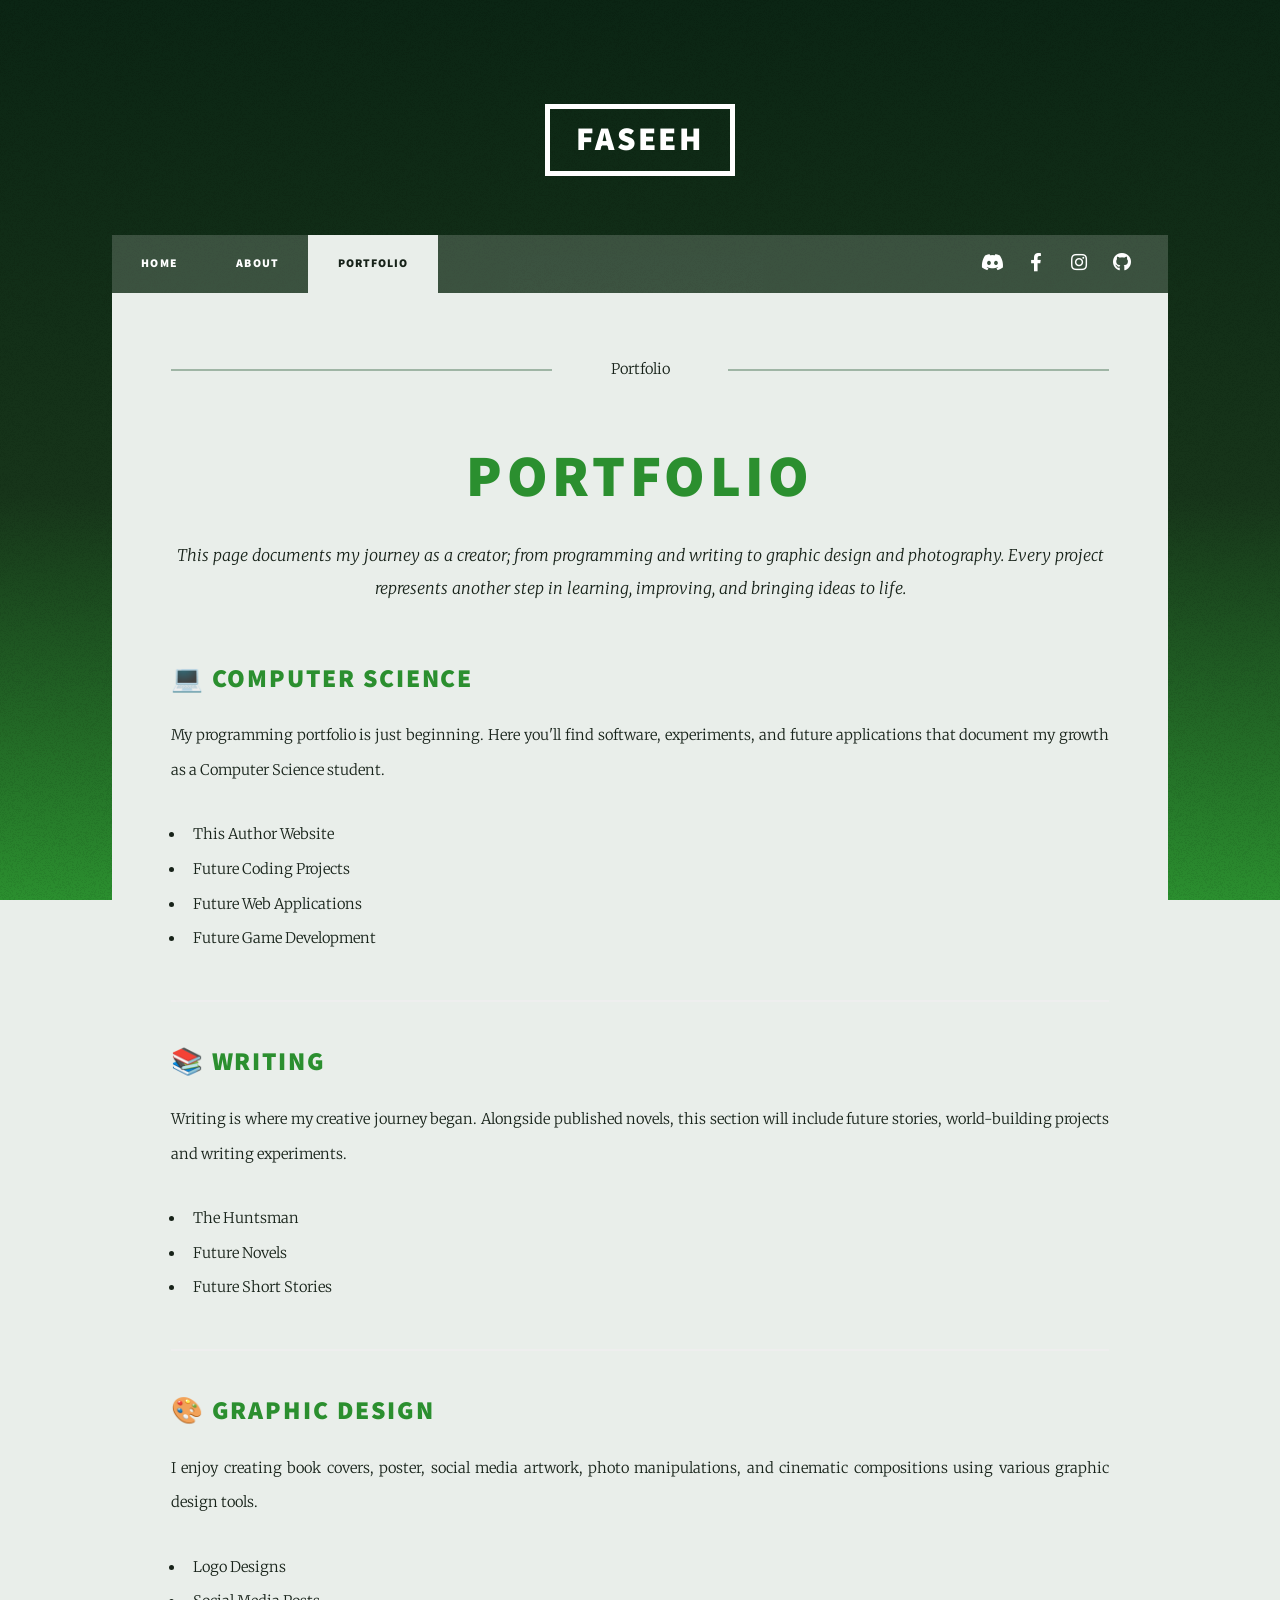
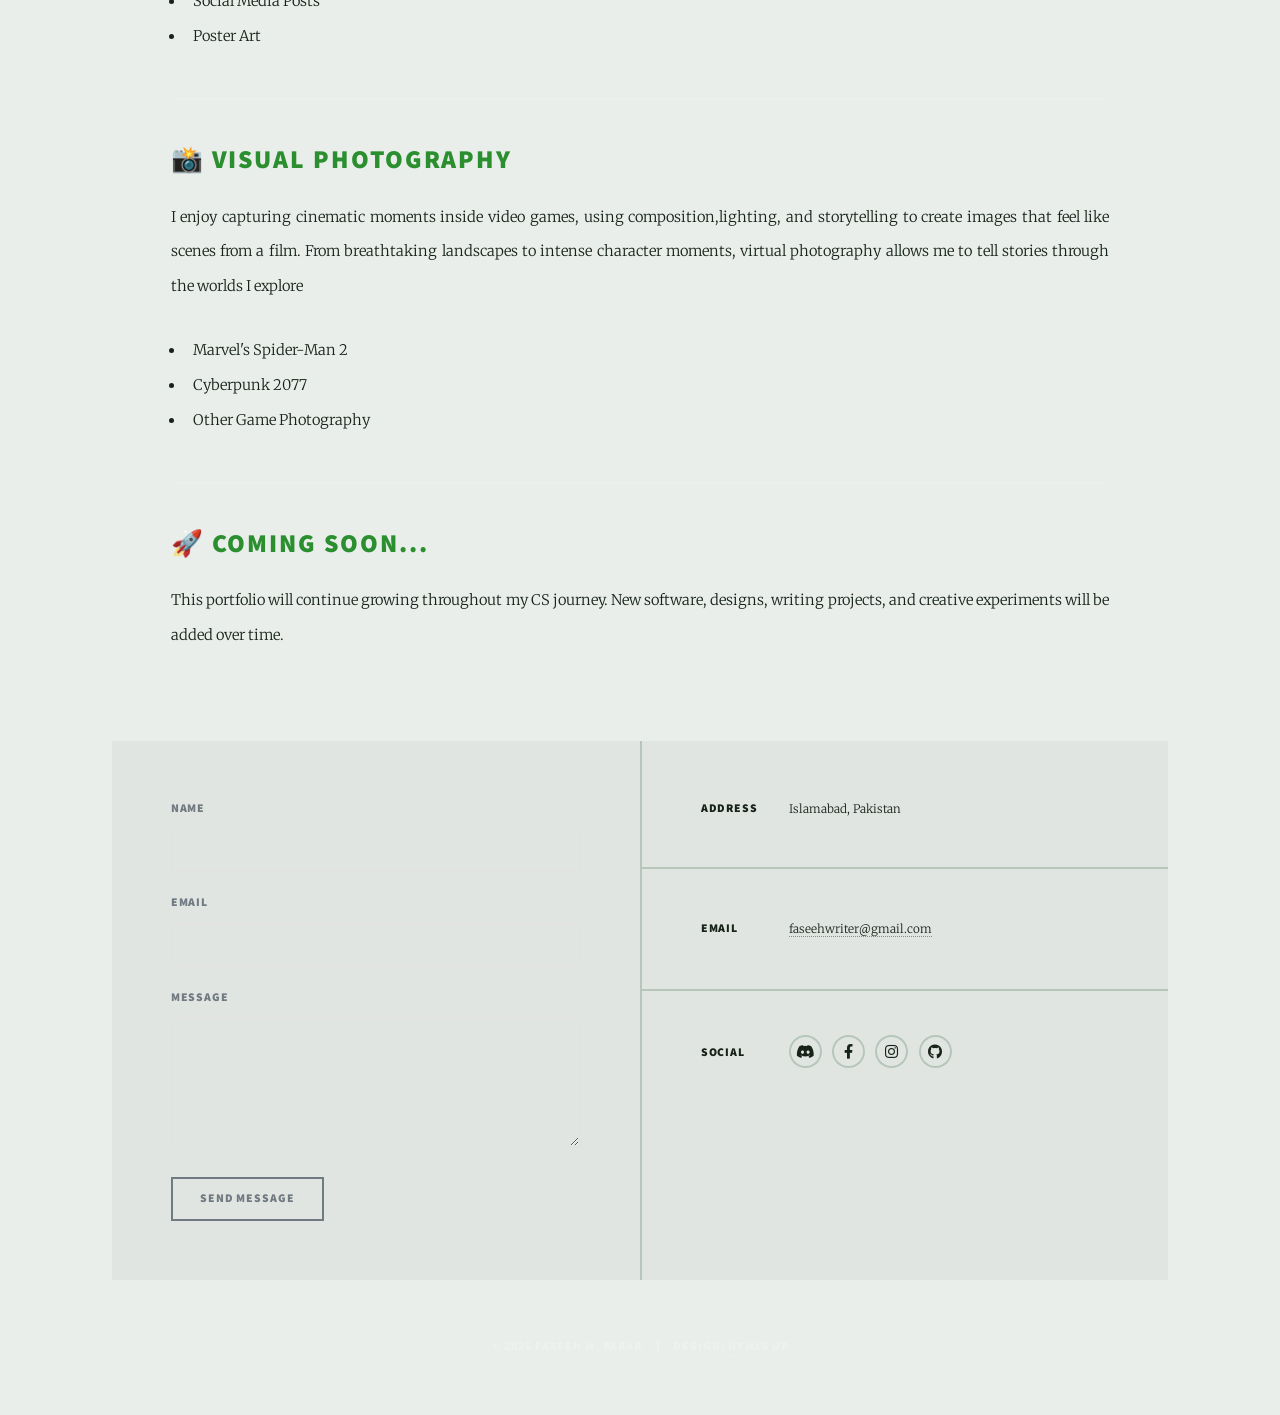
<file: elements.html>
<!DOCTYPE HTML>
<!--
	Massively by HTML5 UP
	html5up.net | @ajlkn
	Free for personal and commercial use under the CCA 3.0 license (html5up.net/license)
-->
<html>
	<head>
		<title>Portfolio | Faseeh Babar</title>
		<meta charset="utf-8" />
		<meta name="viewport" content="width=device-width, initial-scale=1" />
		<meta name="description" content="Explore the portfolio of Faseeh Babar, showcasing his computer science projects, graphic design work, and gaming photography." />
		<meta name="author" content="Faseeh Babar" />
		<link rel="icon" href="images/favicon.png" type="image/png" />
		<link rel="canonical" href="https://faseehmbabar.github.io/elements.html" />
		<link rel="stylesheet" href="assets/css/main.css" />
		<noscript><link rel="stylesheet" href="assets/css/noscript.css" /></noscript>
	</head>
	<body class="is-preload">

		<!-- Wrapper -->
			<div id="wrapper">

				<!-- Header -->
					<header id="header">
						<a href="index.html" class="logo">Faseeh</a>
					</header>

				<!-- Nav -->
					<nav id="nav">
						<ul class="links">
							<li><a href="index.html">Home</a></li>
							<li><a href="generic.html">About</a></li>
							<li class="active"><a href="elements.html">Portfolio</a></li>
						</ul>
						<ul class="icons">
							<li><a href="https://discordapp.com/users/881889979343700059" class="icon brands fa-discord"><span class="label">Discord</span></a></li>
							<li><a href="https://facebook.com/faseeh.m.babar" class="icon brands fa-facebook-f"><span class="label">Facebook</span></a></li>
							<li><a href="https://instagram.com/faseeh.m.babar" class="icon brands fa-instagram"><span class="label">Instagram</span></a></li>
							<li><a href="https://github.com/faseehmbabar" class="icon brands fa-github"><span class="label">GitHub</span></a></li>
						</ul>
					</nav>

				<!-- Main -->
					<div id="main">

						<!-- Post -->
							<section class="post">
								<header class="major">
									<span class="date">Portfolio</span>
									<h1>Portfolio</h1>
									<p>This page documents my journey as a creator; from programming and writing to graphic design and photography. Every project represents another step in learning, improving, and bringing ideas to life.</p>
								</header>

								<h2>💻 Computer Science</h2>
								<p>My programming portfolio is just beginning. Here you'll find software, experiments, and future applications that document my growth as a Computer Science student.</p>

								<ul>
									<li>This Author Website</li>
									<li>Future Coding Projects</li>
									<li>Future Web Applications</li>
									<li>Future Game Development</li>
								</ul>

								<hr />

								<h2>📚 Writing</h2>
								<p> Writing is where my creative journey began. Alongside published novels, this section will include future stories, world-building projects and writing experiments.</p>

								<ul>
									<li>The Huntsman</li>
									<li>Future Novels</li>
									<li>Future Short Stories</li>
								</ul>

								<hr />

								<h2>🎨 Graphic Design</h2>
								<p>I enjoy creating book covers, poster, social media artwork, photo manipulations, and cinematic compositions using various graphic design tools.</p>

								<ul>
									<li>Logo Designs</li>
									<li>Social Media Posts</li>
									<li>Poster Art</li>
								</ul>

								<hr />

								<h2>📸 Visual Photography</h2>
								<p>I enjoy capturing cinematic moments inside video games, using composition,lighting, and storytelling to create images that feel like scenes from a film. From breathtaking landscapes to intense character moments, virtual photography allows me to tell stories through the worlds I explore</p>

								<ul>
									<li>Marvel's Spider-Man 2</li>
									<li>Cyberpunk 2077</li>
									<li>Other Game Photography</li>
								</ul>

								<hr />

								<h2>🚀 Coming Soon...</h2>
								<p> This portfolio will continue growing throughout my CS journey. New software, designs, writing projects, and creative experiments will be added over time.</p>

							</section>

					</div>

				<!-- Footer -->
					<footer id="footer">
						<section>
							<form method="post" action="#">
								<div class="fields">
									<div class="field">
										<label for="name">Name</label>
										<input type="text" name="name" id="name" />
									</div>
									<div class="field">
										<label for="email">Email</label>
										<input type="text" name="email" id="email" />
									</div>
									<div class="field">
										<label for="message">Message</label>
										<textarea name="message" id="message" rows="3"></textarea>
									</div>
								</div>
								<ul class="actions">
									<li><input type="submit" value="Send Message" /></li>
								</ul>
							</form>
						</section>
						<section class="split contact">
							<section class="alt">
								<h3>Address</h3>
								<p>Islamabad, Pakistan</p>
							</section>
							<section>
								<h3>Email</h3>
								<p><a href="mailto:faseehwriter@gmail.com">faseehwriter@gmail.com</a></p>
							</section>
							<section>
								<h3>Social</h3>
								<ul class="icons alt">
									<li><a href="https://discordapp.com/users/881889979343700059" class="icon brands alt fa-discord"><span class="label">Discord</span></a></li>
									<li><a href="https://facebook.com/faseeh.m.babar" class="icon brands alt fa-facebook-f"><span class="label">Facebook</span></a></li>
									<li><a href="https://instagram.com/faseeh.m.babar" class="icon brands alt fa-instagram"><span class="label">Instagram</span></a></li>
									<li><a href="https://github.com/faseehmbabar" class="icon brands alt fa-github"><span class="label">GitHub</span></a></li>
								</ul>
							</section>
						</section>
				</footer>

				<!-- Copyright -->
					<div id="copyright">
						<ul><li>&copy; 2026 Faseeh M. Babar</li><li>Design: <a href="https://html5up.net">HTML5 UP</a></li></ul>
					</div>

			</div>

		<!-- Scripts -->
			<script src="assets/js/jquery.min.js"></script>
			<script src="assets/js/jquery.scrollex.min.js"></script>
			<script src="assets/js/jquery.scrolly.min.js"></script>
			<script src="assets/js/browser.min.js"></script>
			<script src="assets/js/breakpoints.min.js"></script>
			<script src="assets/js/util.js"></script>
			<script src="assets/js/main.js"></script>

	</body>
</html>
</file>
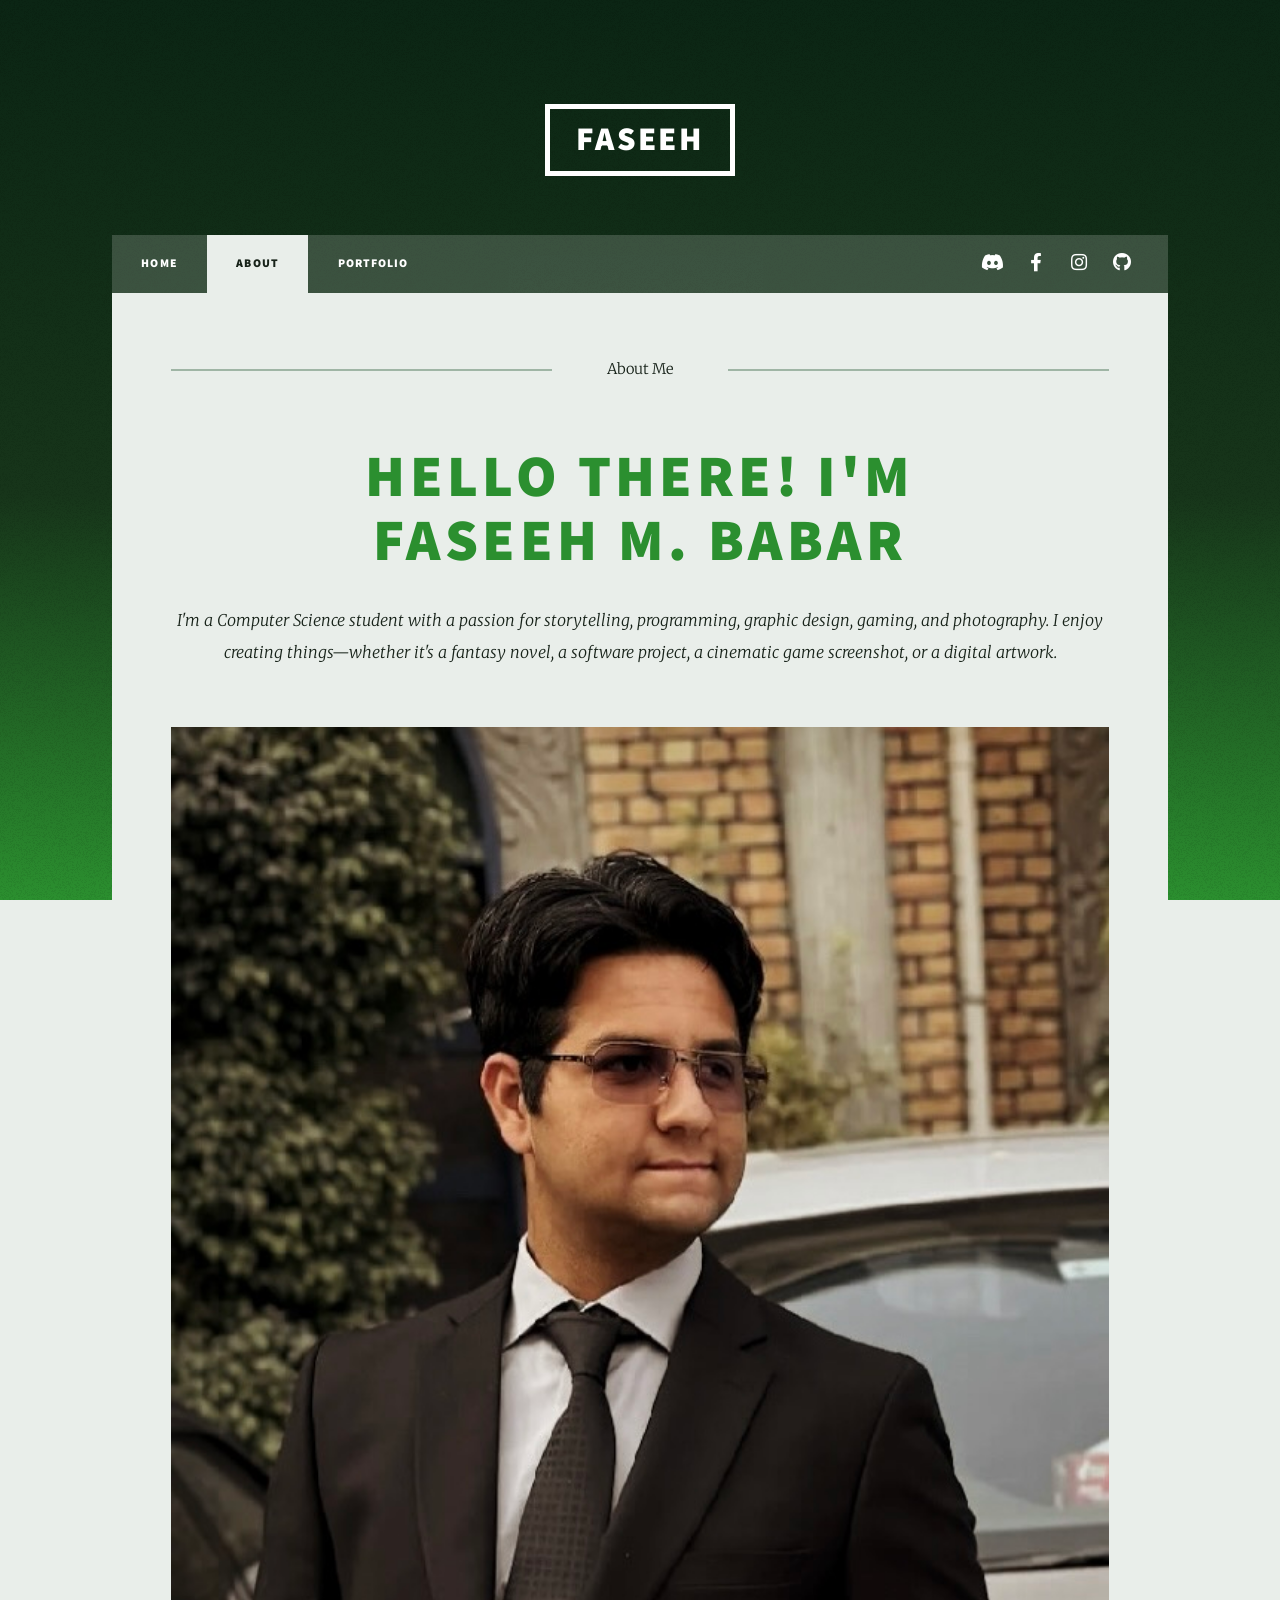
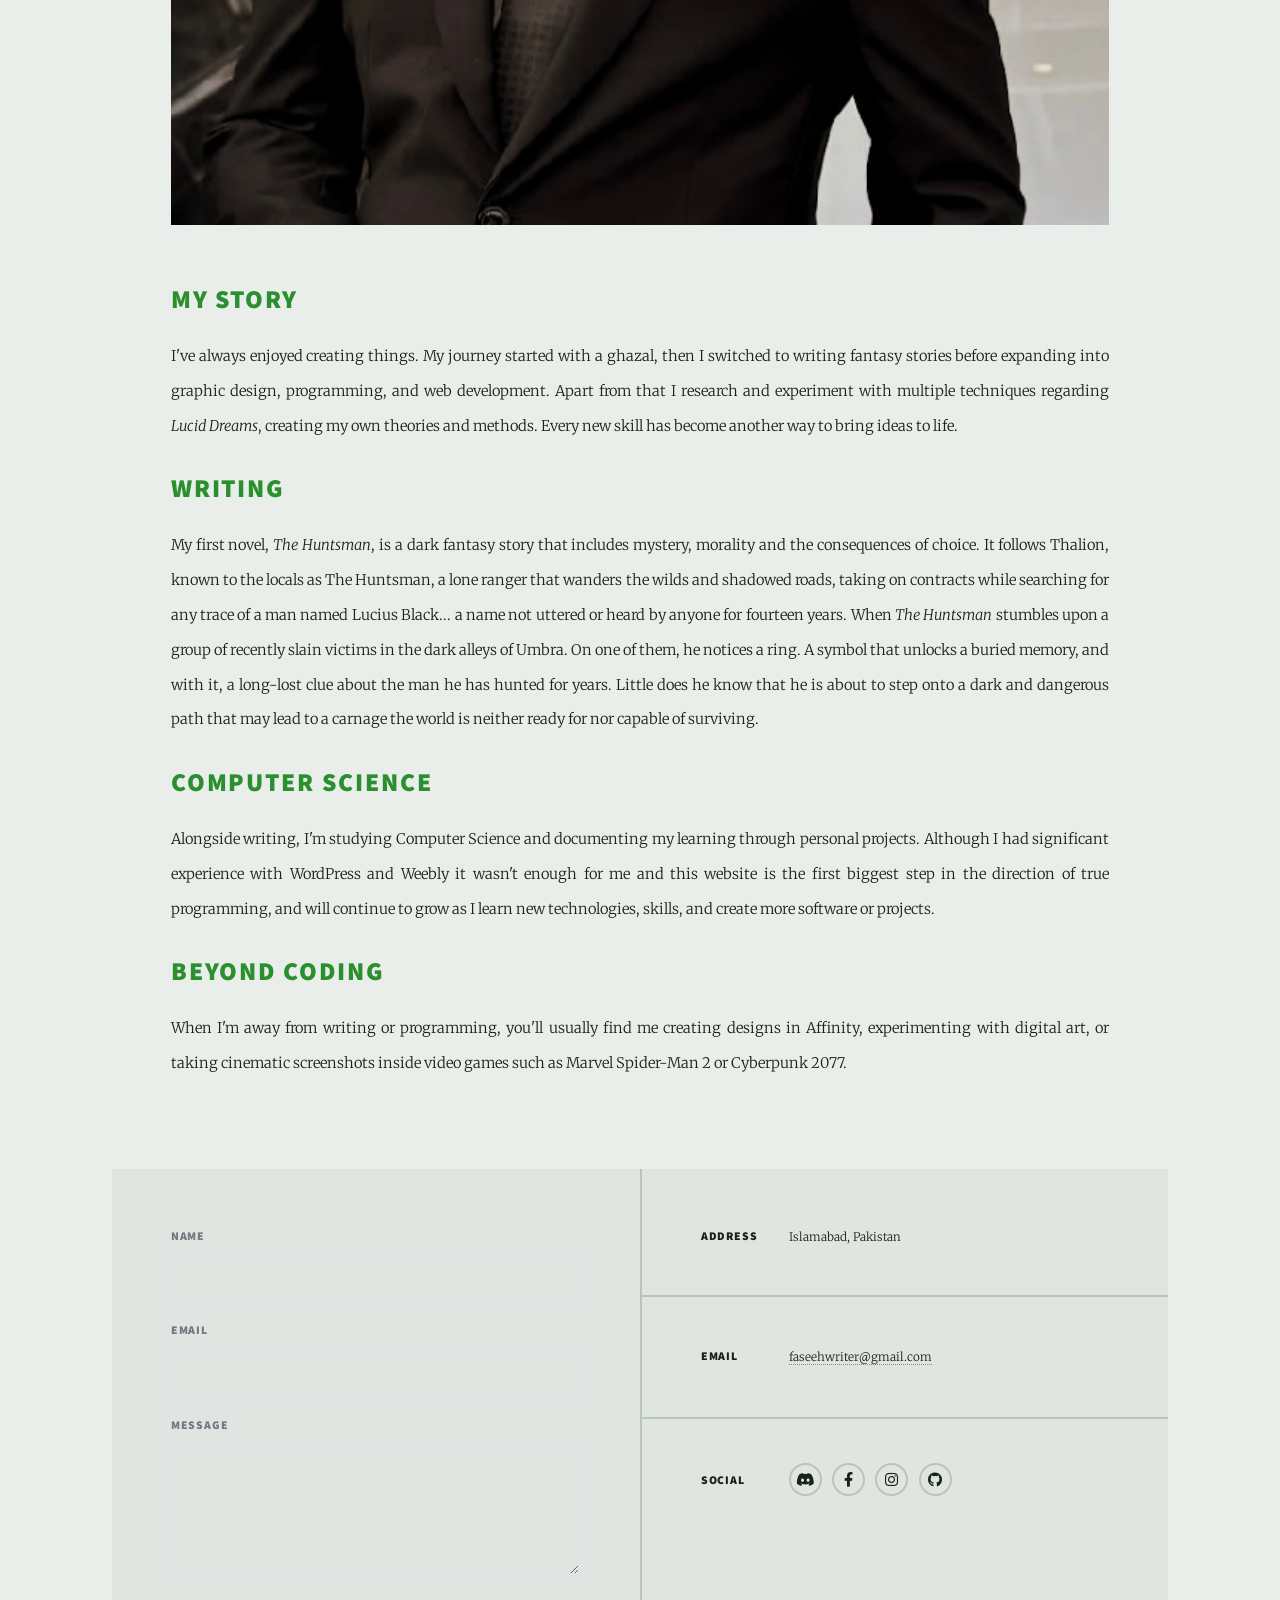
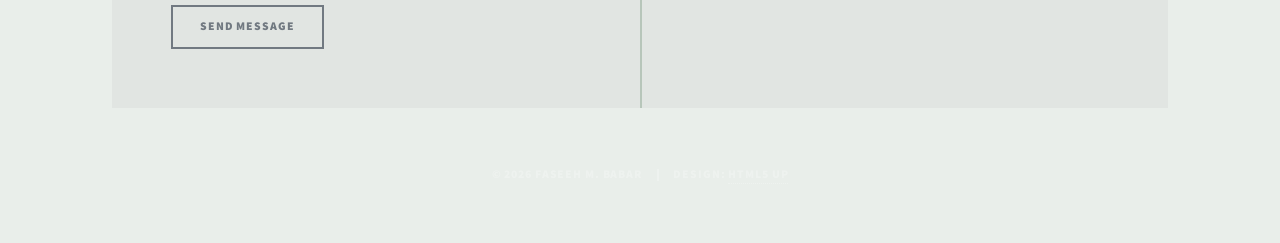
<file: generic.html>
<!DOCTYPE HTML>
<!--
	Massively by HTML5 UP
	html5up.net | @ajlkn
	Free for personal and commercial use under the CCA 3.0 license (html5up.net/license)
-->
<html>
	<head>
		<title>About Faseeh Babar | Author, Writer &amp, Creator</title>
		<meta charset="utf-8" />
		<meta name="viewport" content="width=device-width, initial-scale=1" />
		<meta name="description" content="Learn more about Faseeh Babar, author of The Huntsman, and explore his journey as a Computer Science student, designer, and creator." />
		<meta name="author" content="Faseeh Babar" />
		<link rel="icon" href="images/favicon.png" type="image/png" />
		<link rel="canonical" href="https://faseehmbabar.github.io/generic.html" />
		<link rel="stylesheet" href="assets/css/main.css" />
		<noscript><link rel="stylesheet" href="assets/css/noscript.css" /></noscript>
	</head>
	<body class="is-preload">

		<!-- Wrapper -->
			<div id="wrapper">

				<!-- Header -->
					<header id="header">
						<a href="index.html" class="logo">Faseeh</a>
					</header>

				<!-- Nav -->
					<nav id="nav">
						<ul class="links">
							<li><a href="index.html">Home</a></li>
							<li class="active"><a href="generic.html">About</a></li>
							<li><a href="elements.html">Portfolio</a></li>
						</ul>
						<ul class="icons">
							<li><a href="https://discordapp.com/users/881889979343700059" class="icon brands fa-discord"><span class="label">Discord</span></a></li>
							<li><a href="https://facebook.com/faseeh.m.babar" class="icon brands fa-facebook-f"><span class="label">Facebook</span></a></li>
							<li><a href="https://instagram.com/faseeh.m.babar" class="icon brands fa-instagram"><span class="label">Instagram</span></a></li>
							<li><a href="https://github.com/faseehmbabar" class="icon brands fa-github"><span class="label">GitHub</span></a></li>
						</ul>
					</nav>

				<!-- Main -->
					<div id="main">

						<!-- Post -->
							<section class="post">
								<header class="major">
									<span class="date">About Me</span>
									<h1>Hello There! I'm<br />
									Faseeh M. Babar</h1>
									<p>I'm a Computer Science student with a passion for
                                    storytelling, programming, graphic design, gaming, and photography.
                                     I enjoy creating things—whether it's a fantasy novel, a software
    						        project, a cinematic game screenshot, or a digital artwork.</p>
								</header>
								<div class="image main"><img src="images/pic01.jpg" alt="Faseeh Muhammad Babar" /></div>
								<h2>My Story</h2>
								<p> I've always enjoyed creating things. My journey started with a ghazal, then I switched to writing fantasy stories before expanding into graphic design, programming, and web development. Apart from that I research and experiment with multiple techniques regarding <em>Lucid Dreams</em>, creating my own theories and methods. Every new skill has become another way to bring ideas to life.</p>
								<h2>Writing</h2>
								<p>My first novel, <em>The Huntsman</em>, is a dark fantasy story that includes mystery, morality and the consequences of choice. It follows Thalion, known to the locals as The Huntsman, a lone ranger that wanders the wilds and shadowed roads, taking on contracts while searching for any trace of a man named Lucius Black... a name not uttered or heard by anyone for fourteen years. When <em>The Huntsman</em> stumbles upon a group of recently slain victims in the dark alleys of Umbra. On one of them, he notices a ring. A symbol that unlocks a buried memory, and with it, a long-lost clue about the man he has hunted for years. Little does he know that he is about to step onto a dark and dangerous path that may lead to a carnage the world is neither ready for nor capable of surviving.</p>
								<h2>Computer Science</h2>
								<p>Alongside writing, I'm studying Computer Science and documenting my learning through personal projects. Although I had significant experience with WordPress and Weebly it wasn't enough for me and this website is the first biggest step in the direction of true programming, and will continue to grow as I learn new technologies, skills, and create more software or projects.</p>
								<h2>Beyond Coding</h2>
								<p>When I'm away from writing or programming, you'll usually find me creating designs in Affinity, experimenting with digital art, or taking cinematic screenshots inside video games such as Marvel Spider-Man 2 or Cyberpunk 2077.</p>
							</section>

					</div>

				<!-- Footer -->
					<footer id="footer">
						<section>
							<form method="post" action="#">
								<div class="fields">
									<div class="field">
										<label for="name">Name</label>
										<input type="text" name="name" id="name" />
									</div>
									<div class="field">
										<label for="email">Email</label>
										<input type="text" name="email" id="email" />
									</div>
									<div class="field">
										<label for="message">Message</label>
										<textarea name="message" id="message" rows="3"></textarea>
									</div>
								</div>
								<ul class="actions">
									<li><input type="submit" value="Send Message" /></li>
								</ul>
							</form>
						</section>
						<section class="split contact">
							<section class="alt">
								<h3>Address</h3>
								<p>Islamabad, Pakistan</p>
							</section>
							<section>
								<h3>Email</h3>
								<p><a href="mailto:faseehwriter@gmail.com">faseehwriter@gmail.com</a></p>
							</section>
							<section>
								<h3>Social</h3>
								<ul class="icons alt">
									<li><a href="https://discordapp.com/users/881889979343700059" class="icon brands alt fa-discord"><span class="label">Discord</span></a></li>
									<li><a href="https://facebook.com/faseeh.m.babar" class="icon brands alt fa-facebook-f"><span class="label">Facebook</span></a></li>
									<li><a href="https://instagram.com/faseeh.m.babar" class="icon brands alt fa-instagram"><span class="label">Instagram</span></a></li>
									<li><a href="https://github.com/faseehmbabar" class="icon brands alt fa-github"><span class="label">GitHub</span></a></li>
								</ul>
							</section>
						</section>
					</footer>

				<!-- Copyright -->
					<div id="copyright">
						<ul><li>&copy; 2026 Faseeh M. Babar</li><li>Design: <a href="https://html5up.net">HTML5 UP</a></li></ul>
					</div>

			</div>

		<!-- Scripts -->
			<script src="assets/js/jquery.min.js"></script>
			<script src="assets/js/jquery.scrollex.min.js"></script>
			<script src="assets/js/jquery.scrolly.min.js"></script>
			<script src="assets/js/browser.min.js"></script>
			<script src="assets/js/breakpoints.min.js"></script>
			<script src="assets/js/util.js"></script>
			<script src="assets/js/main.js"></script>

	</body>
</html>
</file>
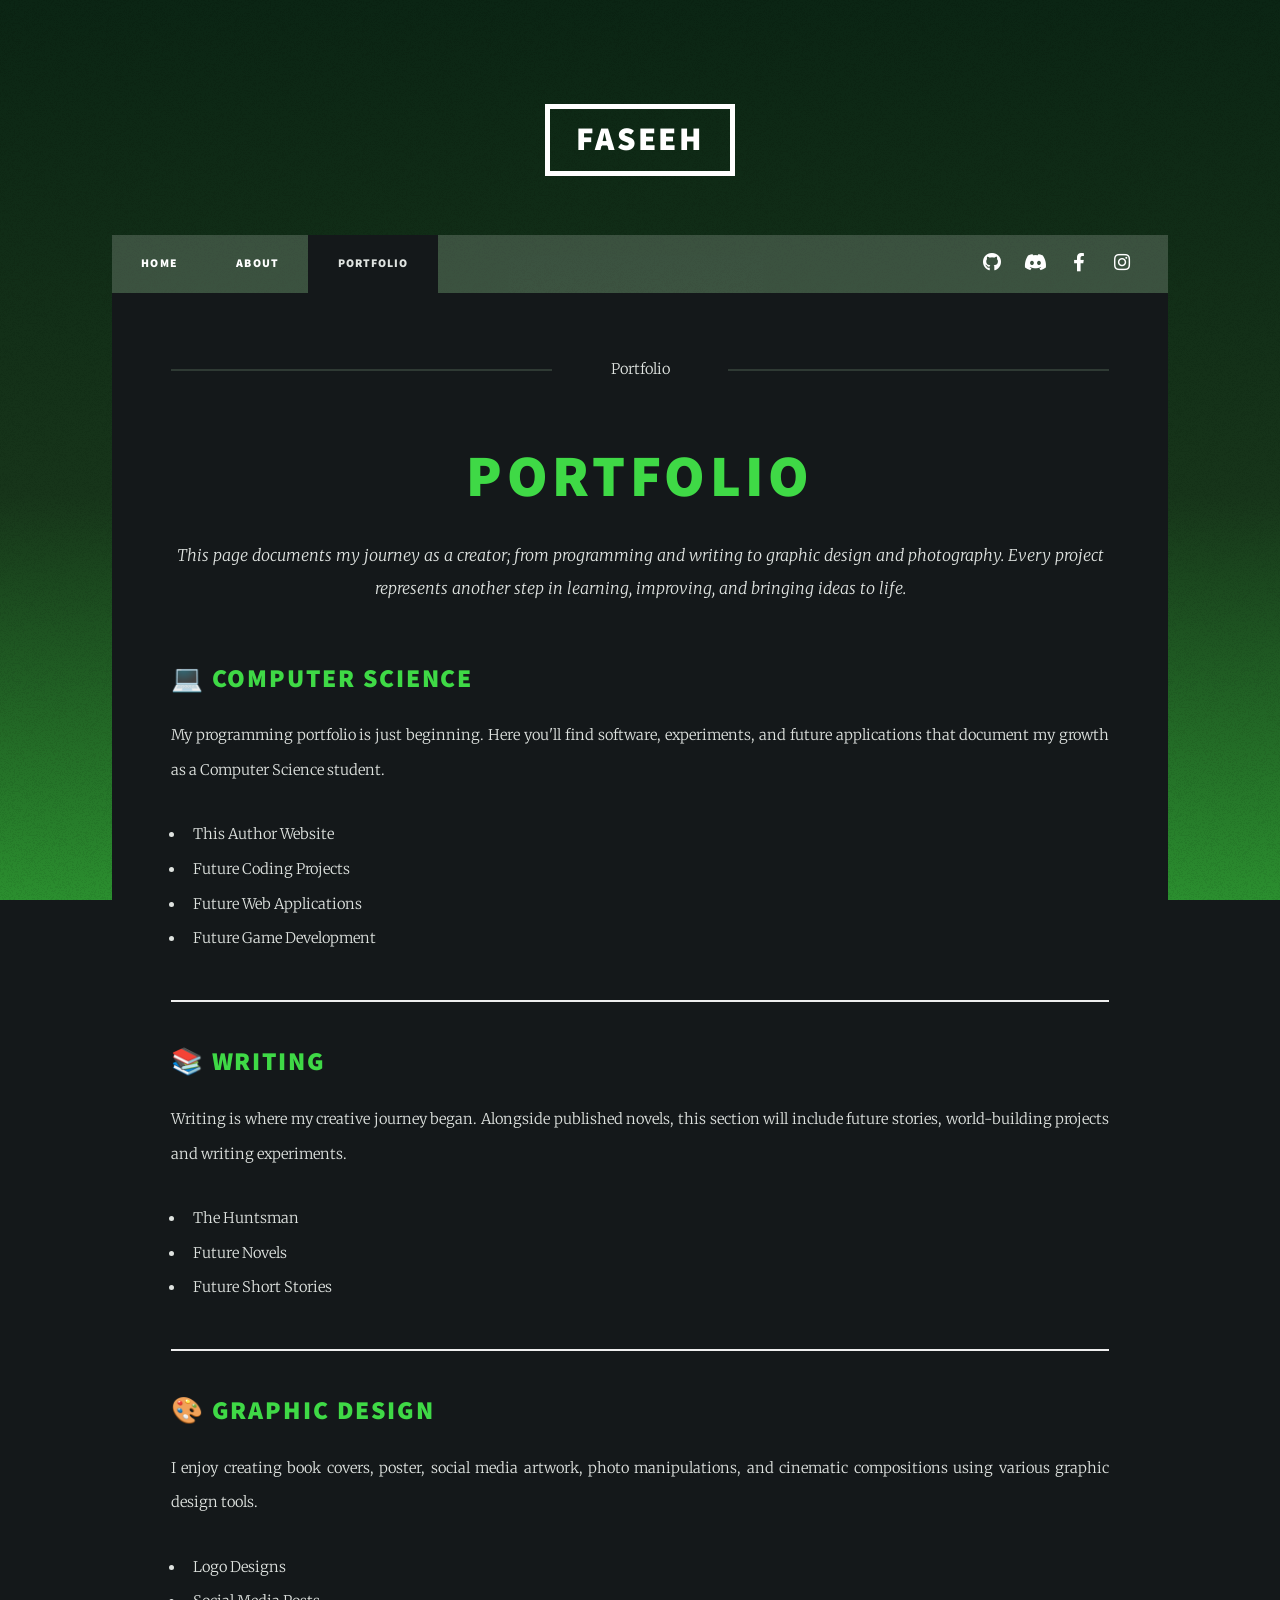
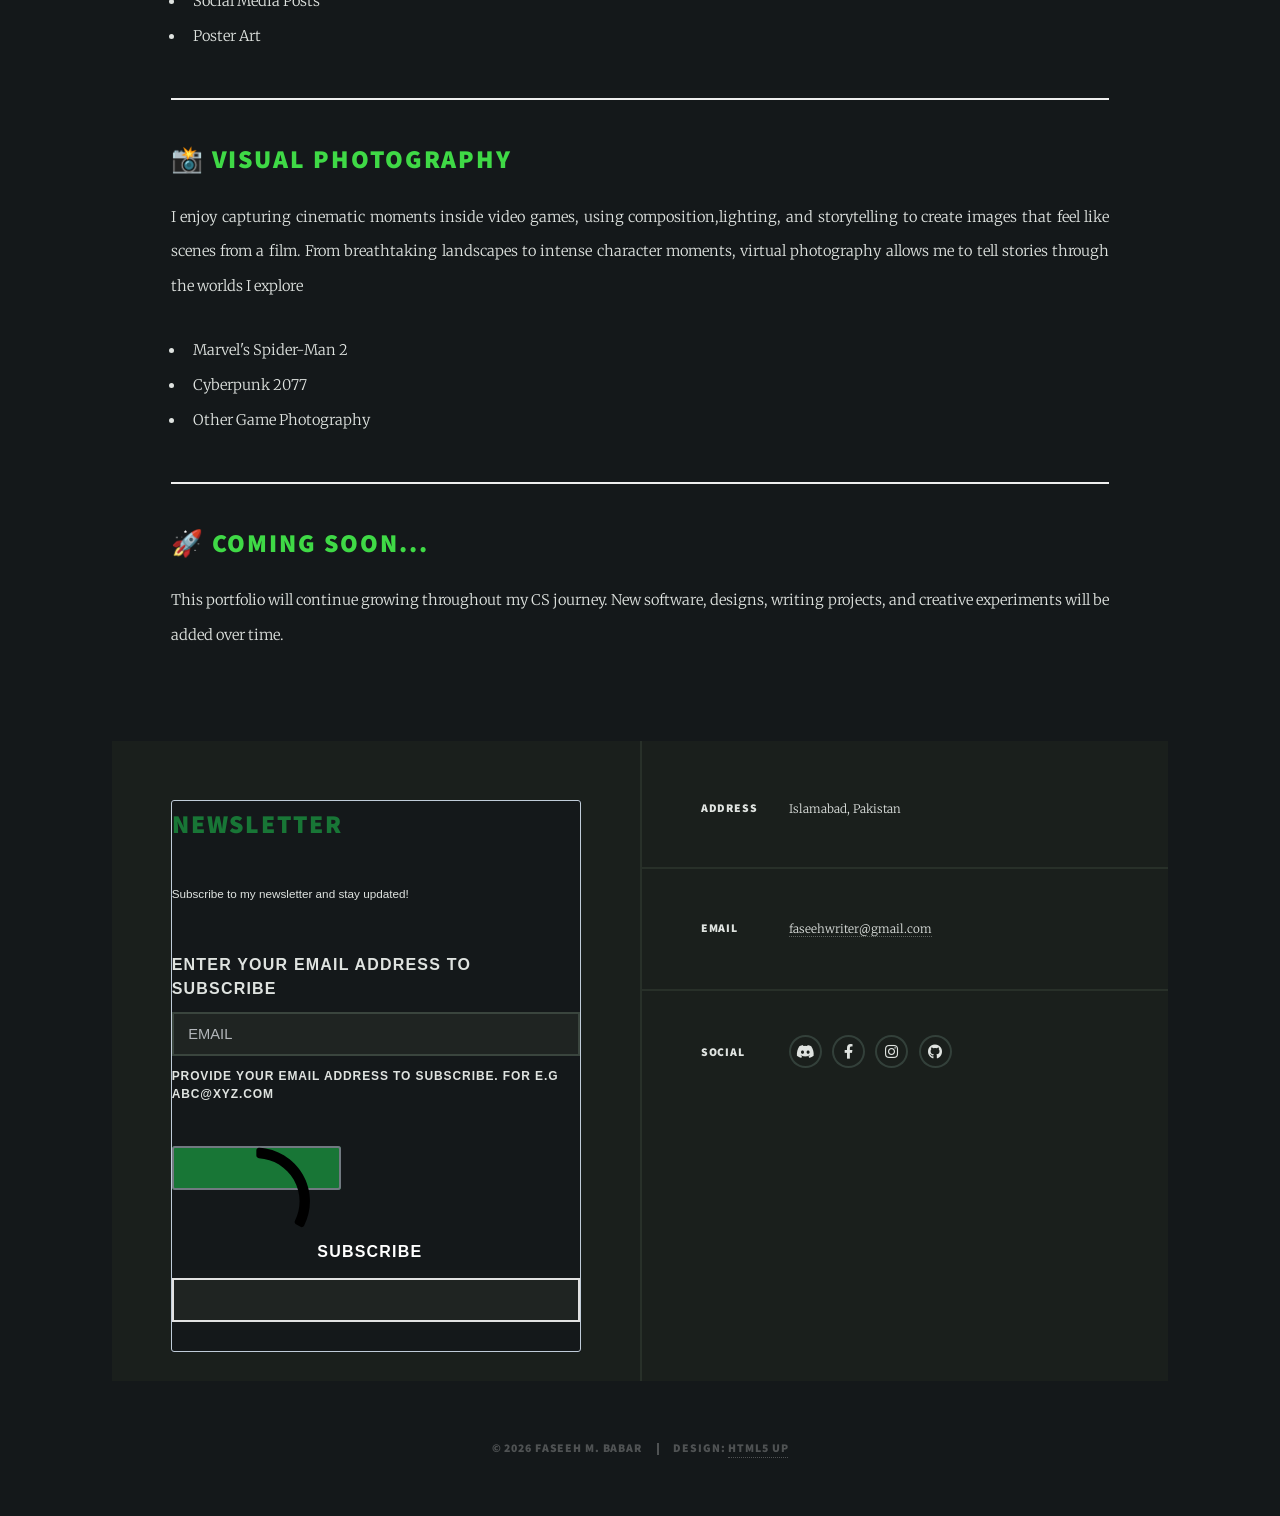
<file: portfolio.html>
<!DOCTYPE HTML>
<!--
	Massively by HTML5 UP
	html5up.net | @ajlkn
	Free for personal and commercial use under the CCA 3.0 license (html5up.net/license)
-->
<html data-theme="dark">
	<head>
		<title>Portfolio | Faseeh Babar</title>
		<meta charset="utf-8" />
		<meta name="color-scheme" content="dark" />
		<meta name="viewport" content="width=device-width, initial-scale=1" />
		<meta name="description" content="Explore the portfolio of Faseeh Babar, showcasing his computer science projects, graphic design work, and gaming photography." />
		<meta name="author" content="Faseeh Babar" />
		<link rel="icon" href="images/favicon.png" type="image/png" />
		<link rel="canonical" href="https://faseehmbabar.github.io/portfolio.html" />
		<link rel="stylesheet" href="assets/css/main.css" />
		<noscript><link rel="stylesheet" href="assets/css/noscript.css" /></noscript>
		<link rel="stylesheet" href="assets/css/theme-dark.css" />
		<style>
  			@font-face {
    			font-display: block;
    			font-family: Roboto;
    			src: url(https://assets.brevo.com/font/Roboto/Latin/normal/normal/7529907e9eaf8ebb5220c5f9850e3811.woff2) format("woff2"), url(https://assets.brevo.com/font/Roboto/Latin/normal/normal/25c678feafdc175a70922a116c9be3e7.woff) format("woff")
  			}

  			@font-face {
    			font-display: fallback;
   				font-family: Roboto;
    			font-weight: 600;
    			src: url(https://assets.brevo.com/font/Roboto/Latin/medium/normal/6e9caeeafb1f3491be3e32744bc30440.woff2) format("woff2"), url(https://assets.brevo.com/font/Roboto/Latin/medium/normal/71501f0d8d5aa95960f6475d5487d4c2.woff) format("woff")
  			}

  			@font-face {
    			font-display: fallback;
    			font-family: Roboto;
    			font-weight: 700;
    			src: url(https://assets.brevo.com/font/Roboto/Latin/bold/normal/3ef7cf158f310cf752d5ad08cd0e7e60.woff2) format("woff2"), url(https://assets.brevo.com/font/Roboto/Latin/bold/normal/ece3a1d82f18b60bcce0211725c476aa.woff) format("woff")
  			}

  			:where(.sib-form-message-panel) {
    			display: none;
  			}

  			:where(.sib-form-message-panel .sib-notification__icon) {
    			width: 20px;
    			height: 20px;
  			}


  			#sib-container input:-ms-input-placeholder {
    			font-family: Helvetica, sans-serif;
    			text-align: left;
    			color: #c0ccda;
  			}

  			#sib-container input::placeholder {
    			font-family: Helvetica, sans-serif;
    			text-align: left;
    			color: #c0ccda;
  			}

  			#sib-container textarea::placeholder {
    			font-family: Helvetica, sans-serif;
    			text-align: left;
    			color: #c0ccda;
  			}


  			#sib-container a {
    			text-decoration: underline;
    			color: #2BB2FC;
  			}
		</style>
		<link rel="stylesheet" href="https://sibforms.com/forms/end-form/build/sib-styles.css">
	</head>
	<body class="is-preload">

		<!-- Wrapper -->
			<div id="wrapper">

				<!-- Header -->
					<header id="header">
						<a href="index.html" class="logo">Faseeh</a>
					</header>

				<!-- Nav -->
					<nav id="nav">
						<ul class="links">
							<li><a href="index.html">Home</a></li>
							<li><a href="about.html">About</a></li>
							<li class="active"><a href="portfolio.html">Portfolio</a></li>
						</ul>
						<ul class="icons">
							<li><a href="https://github.com/faseehmbabar" class="icon brands fa-github"><span class="label">GitHub</span></a></li>
							<li><a href="https://discordapp.com/users/881889979343700059" class="icon brands fa-discord"><span class="label">Discord</span></a></li>
							<li><a href="https://facebook.com/faseeh.m.babar" class="icon brands fa-facebook-f"><span class="label">Facebook</span></a></li>
							<li><a href="https://instagram.com/faseeh.m.babar" class="icon brands fa-instagram"><span class="label">Instagram</span></a></li>
						</ul>
					</nav>

				<!-- Main -->
					<div id="main">

						<!-- Post -->
							<section class="post">
								<header class="major">
									<span class="date">Portfolio</span>
									<h1>Portfolio</h1>
									<p>This page documents my journey as a creator; from programming and writing to graphic design and photography. Every project represents another step in learning, improving, and bringing ideas to life.</p>
								</header>

								<h2>💻 Computer Science</h2>
								<p>My programming portfolio is just beginning. Here you'll find software, experiments, and future applications that document my growth as a Computer Science student.</p>

								<ul>
									<li>This Author Website</li>
									<li>Future Coding Projects</li>
									<li>Future Web Applications</li>
									<li>Future Game Development</li>
								</ul>

								<hr />

								<h2>📚 Writing</h2>
								<p> Writing is where my creative journey began. Alongside published novels, this section will include future stories, world-building projects and writing experiments.</p>

								<ul>
									<li>The Huntsman</li>
									<li>Future Novels</li>
									<li>Future Short Stories</li>
								</ul>

								<hr />

								<h2>🎨 Graphic Design</h2>
								<p>I enjoy creating book covers, poster, social media artwork, photo manipulations, and cinematic compositions using various graphic design tools.</p>

								<ul>
									<li>Logo Designs</li>
									<li>Social Media Posts</li>
									<li>Poster Art</li>
								</ul>

								<hr />

								<h2>📸 Visual Photography</h2>
								<p>I enjoy capturing cinematic moments inside video games, using composition,lighting, and storytelling to create images that feel like scenes from a film. From breathtaking landscapes to intense character moments, virtual photography allows me to tell stories through the worlds I explore</p>

								<ul>
									<li>Marvel's Spider-Man 2</li>
									<li>Cyberpunk 2077</li>
									<li>Other Game Photography</li>
								</ul>

								<hr />

								<h2>🚀 Coming Soon...</h2>
								<p> This portfolio will continue growing throughout my CS journey. New software, designs, writing projects, and creative experiments will be added over time.</p>

							</section>

					</div>

				<!-- Footer -->
					<footer id="footer">
						<section>
							<div class="sib-form" style="text-align: center;
									background-color: #EFF2F7;">
								<div id="sib-form-container" class="sib-form-container">
									<div id="error-message" class="sib-form-message-panel" style="font-family: Helvetica, sans-serif; font-size: 16px; text-align: left; color: #661d1d; background-color: #ffeded; border-color: #ff4949; border-radius: 3px; max-width: 540px;">
										<div class="sib-form-message-panel__text sib-form-message-panel__text--center">
											<svg viewBox="0 0 512 512" class="sib-icon sib-notification__icon"><path d="M256 40c118.621 0 216 96.075 216 216 0 119.291-96.61 216-216 216-119.244 0-216-96.562-216-216 0-119.203 96.602-216 216-216m0-32C119.043 8 8 119.083 8 256c0 136.997 111.043 248 248 248s248-111.003 248-248C504 119.083 392.957 8 256 8zm-11.49 120h22.979c6.823 0 12.274 5.682 11.99 12.5l-7 168c-.268 6.428-5.556 11.5-11.99 11.5h-8.979c-6.433 0-11.722-5.073-11.99-11.5l-7-168c-.283-6.818 5.167-12.5 11.99-12.5zM256 340c-15.464 0-28 12.536-28 28s12.536 28 28 28 28-12.536 28-28-12.536-28-28-28z" /></svg>
											<span class="sib-form-message-panel__inner-text">Your subscription could not be saved. Please try again.</span>
										</div>
									</div>
									<div id="success-message" class="sib-form-message-panel" style="font-family: Helvetica, sans-serif; font-size: 16px; text-align: left; color: #085229; background-color: #e7faf0; border-color: #13ce66; border-radius: 3px; max-width: 540px;">
										<div class="sib-form-message-panel__text sib-form-message-panel__text--center">
											<svg viewBox="0 0 512 512" class="sib-icon sib-notification__icon"><path d="M256 8C119.033 8 8 119.033 8 256s111.033 248 248 248 248-111.003 248-248S392.967 8 256 8 256 8zm0 464c-118.664 0-216-96.055-216-216 0-118.663 96.055-216 216-216 118.664 0 216 96.055 216 216 0 118.663-96.055 216-216 216zm141.63-274.961L217.15 376.071c-4.705 4.667-12.303 4.637-16.97-.068l-85.878-86.572c-4.667-4.705-4.637-12.5.068-16.97l8.52-8.451c4.705-4.667 12.303-4.637 16.97.068l68.976 69.533 163.441-162.13c4.705-4.667 12.303-4.637 16.97.068l8.451 8.52c4.668 4.705 4.637 12.5-.068 16.97z" /></svg>
											<span class="sib-form-message-panel__inner-text">Your subscription has been successful!!!</span>
										</div>
									</div>
									<div id="sib-container" class="sib-container--large sib-container--vertical" style="max-width: 540px; text-align: center; background-color: rgba(255,255,255,1); border: 1px solid #C0CCD9; border-radius: 3px; direction: ltr;">
										<form id="sib-form" method="POST" action="https://2d6f6f55.sibforms.com/serve/[base64]" data-type="subscription">
											<div style="padding: 8px 0;">
												<div class="sib-form-block" style="font-family: Helvetica, sans-serif; font-size: 32px; font-weight: 700; text-align: left; color: #187636;">
													<h2 style="color: #187636 !important;">Newsletter</h2>
												</div>
											</div>
											<div style="padding: 8px 0;">
												<div class="sib-form-block" style="font-family: Helvetica, sans-serif; font-size: 16px; text-align: left; color: #3C4858;">
													<div class="sib-text-form-block"><p>Subscribe to my newsletter and stay updated!</p></div>
												</div>
											</div>
											<div style="padding: 8px 0;">
												<div class="sib-input sib-form-block">
													<div class="form__entry entry_block">
														<div class="form__label-row">
															<label class="entry__label" style="font-family: Helvetica, sans-serif; font-size: 16px; font-weight: 700; text-align: left; color: #187636;" for="EMAIL" data-required="*">Enter your email address to subscribe</label>
															<div class="entry__field"><input class="input" type="text" id="EMAIL" name="EMAIL" autocomplete="off" value="" placeholder="EMAIL" data-required="true" required /></div>
														</div>
														<label class="entry__error entry__error--primary" style="font-family: Helvetica, sans-serif; font-size: 16px; text-align: left; color: #661d1d; background-color: #ffeded; border-color: #ff4949; border-radius: 3px;"></label>
														<label class="entry__specification" style="font-family: Helvetica, sans-serif; font-size: 12px; text-align: left; color: #8390A4;">Provide your email address to subscribe. For e.g abc@xyz.com</label>
													</div>
												</div>
											</div>
											<div style="padding: 8px 0;"><div class="g-recaptcha-v3" data-sitekey="6LcJTZYtAAAAACTpxKKW1OqyfMGdcH_2gLSbuCvX" style="display: none"></div></div>
											<div style="padding: 8px 0;">
												<div class="sib-form-block" style="text-align: left;">
													<button class="sib-form-block__button sib-form-block__button-with-loader" style="font-family: Helvetica, sans-serif; font-size: 16px; font-weight: 700; text-align: left; color: #FFFFFF !important; background-color: #187636; border-width: 0; border-radius: 3px;" form="sib-form" type="submit">
														<svg class="icon clickable__icon progress-indicator__icon sib-hide-loader-icon" viewBox="0 0 512 512"><path d="M460.116 373.846l-20.823-12.022c-5.541-3.199-7.54-10.159-4.663-15.874 30.137-59.886 28.343-131.652-5.386-189.946-33.641-58.394-94.896-95.833-161.827-99.676C261.028 55.961 256 50.751 256 44.352V20.309c0-6.904 5.808-12.337 12.703-11.982 83.556 4.306 160.163 50.864 202.11 123.677 42.063 72.696 44.079 162.316 6.031 236.832-3.14 6.148-10.75 8.461-16.728 5.01z" /></svg>
														SUBSCRIBE
													</button>
												</div>
											</div>
											<input type="text" name="email_address_check" value="" class="input--hidden" />
											<input type="hidden" name="locale" value="en" />
										</form>
									</div>
								</div>
							</div>
						</section>
						<section class="split contact">
							<section class="alt">
								<h3>Address</h3>
								<p>Islamabad, Pakistan</p>
							</section>
							<section>
								<h3>Email</h3>
								<p><a href="mailto:faseehwriter@gmail.com">faseehwriter@gmail.com</a></p>
							</section>
							<section>
								<h3>Social</h3>
								<ul class="icons alt">
									<li><a href="https://discordapp.com/users/881889979343700059" class="icon brands alt fa-discord"><span class="label">Discord</span></a></li>
									<li><a href="https://facebook.com/faseeh.m.babar" class="icon brands alt fa-facebook-f"><span class="label">Facebook</span></a></li>
									<li><a href="https://instagram.com/faseeh.m.babar" class="icon brands alt fa-instagram"><span class="label">Instagram</span></a></li>
									<li><a href="https://github.com/faseehmbabar" class="icon brands alt fa-github"><span class="label">GitHub</span></a></li>
								</ul>
							</section>
						</section>
				</footer>

				<!-- Copyright -->
					<div id="copyright">
						<ul><li>&copy; 2026 Faseeh M. Babar</li><li>Design: <a href="https://html5up.net">HTML5 UP</a></li></ul>
					</div>

			</div>

		<!-- Scripts -->
			<script src="assets/js/jquery.min.js"></script>
			<script src="assets/js/jquery.scrollex.min.js"></script>
			<script src="assets/js/jquery.scrolly.min.js"></script>
			<script src="assets/js/browser.min.js"></script>
			<script src="assets/js/breakpoints.min.js"></script>
			<script src="assets/js/util.js"></script>
			<script src="assets/js/main.js"></script>

	</body>
</html>
</file>
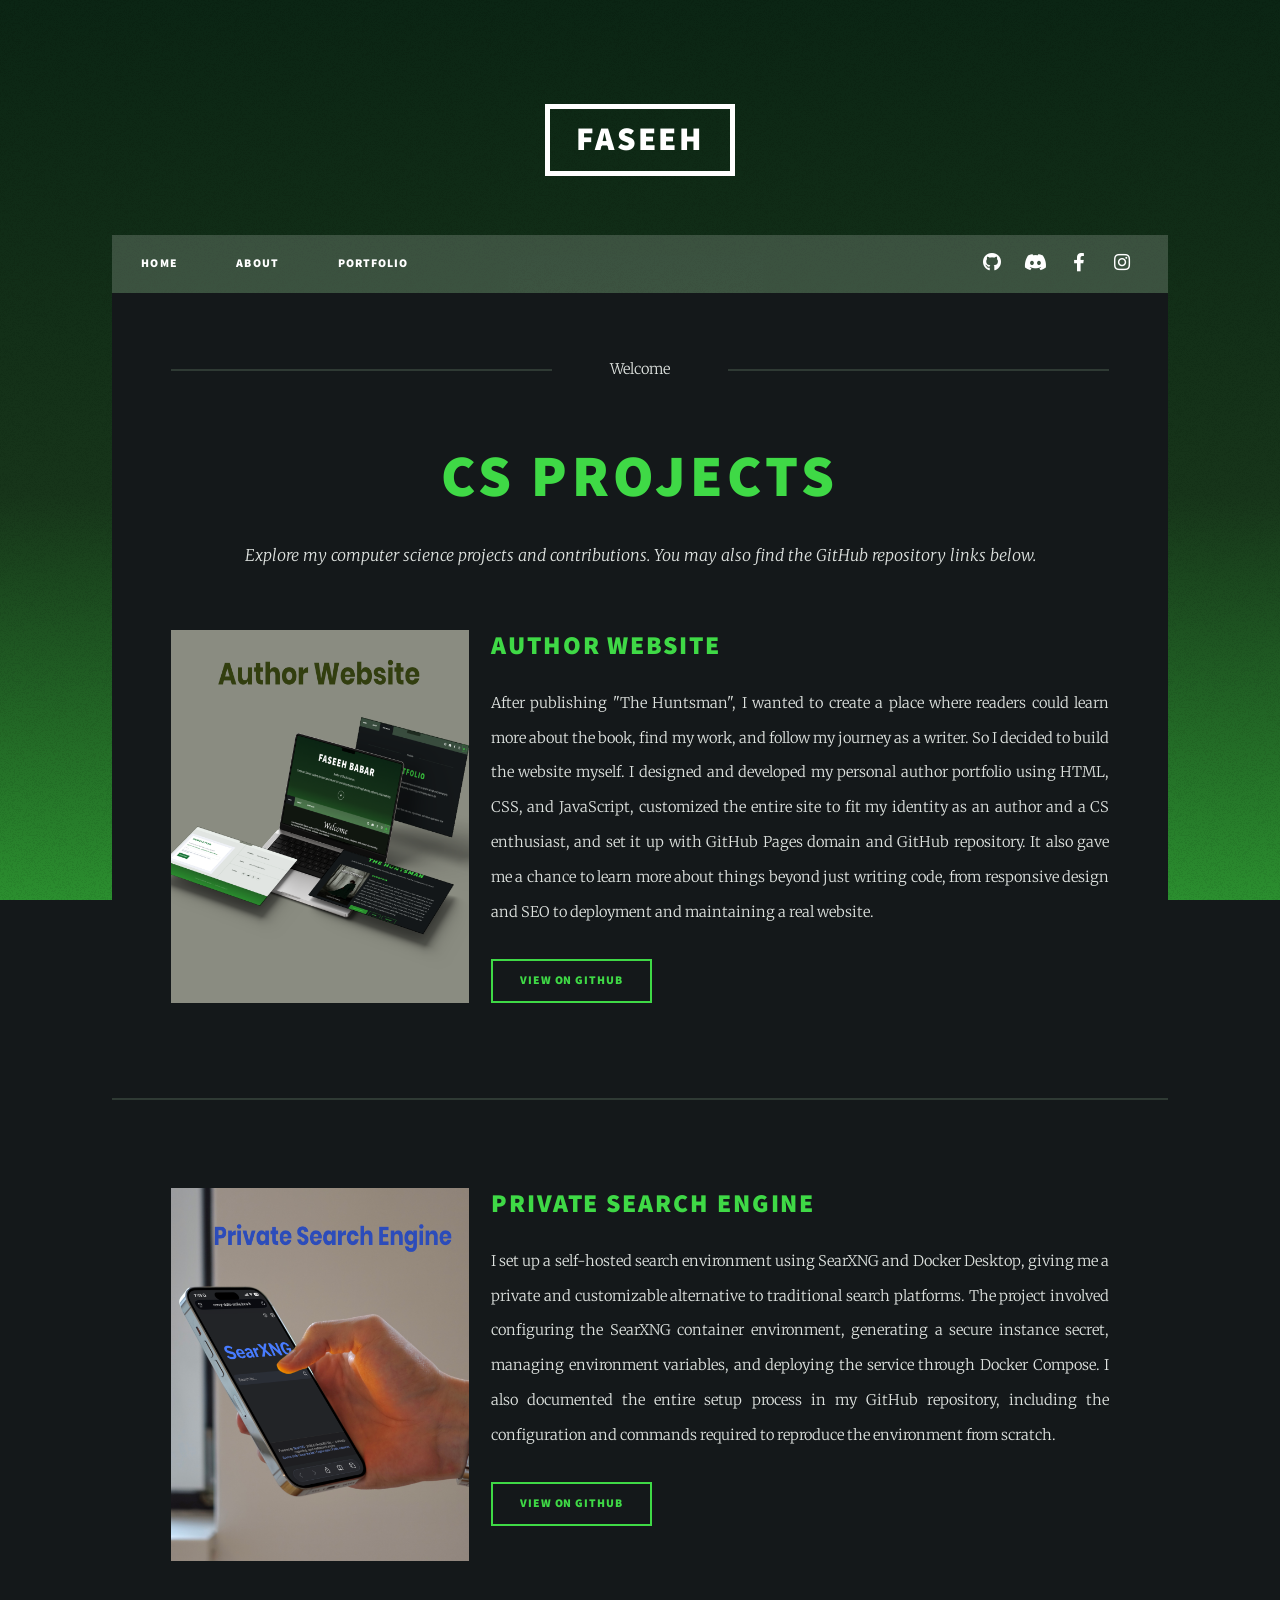
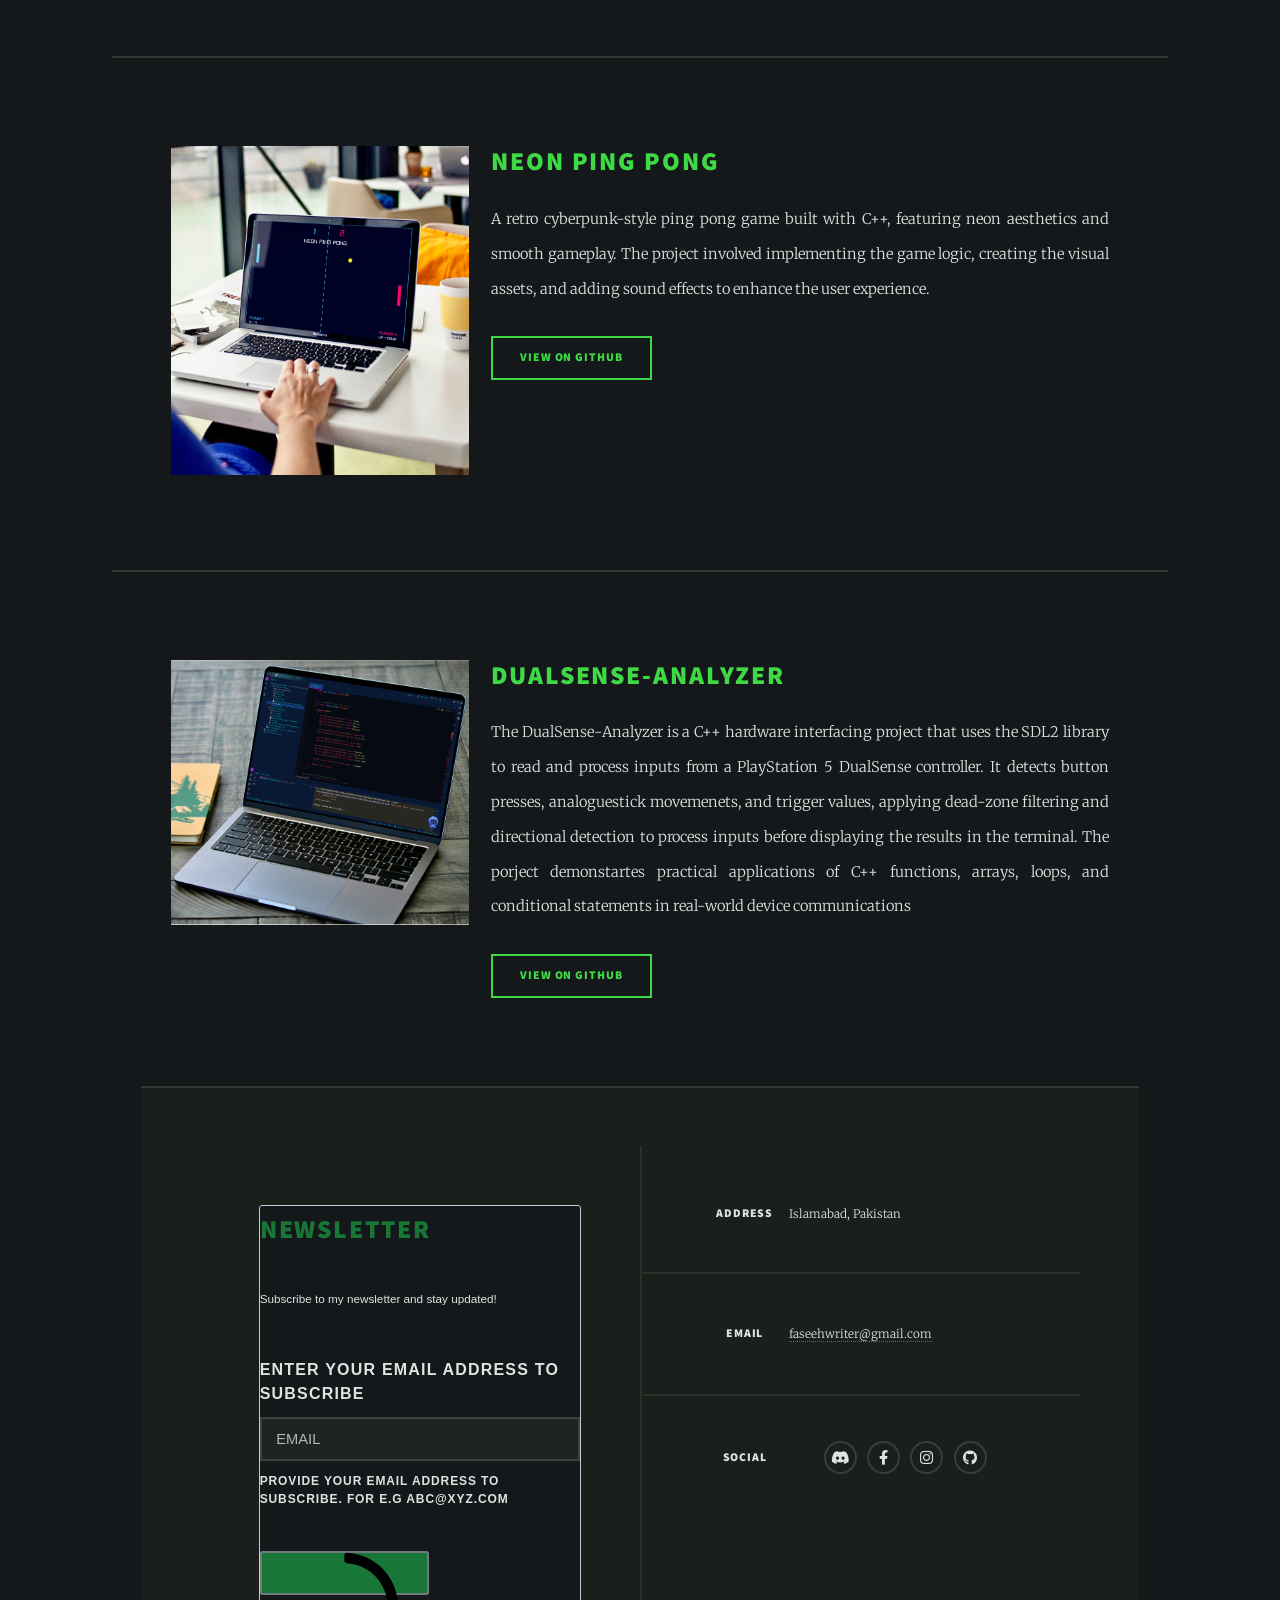
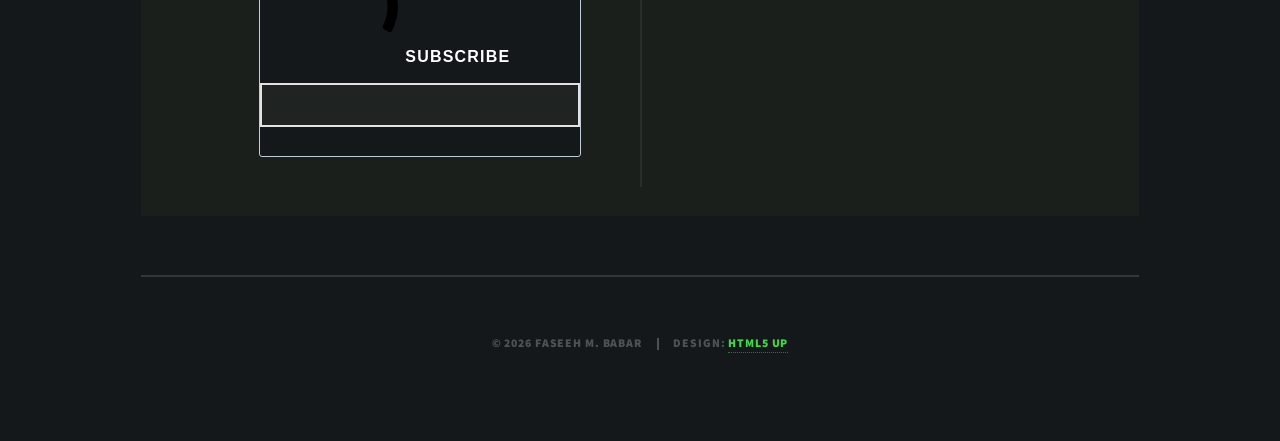
<file: projects.html>
<!DOCTYPE HTML>
<!--
	Massively by HTML5 UP
	html5up.net | @ajlkn
	Free for personal and commercial use under the CCA 3.0 license (html5up.net/license)
-->
<html data-theme="dark">
	<head>
		<title>CS Projects | Faseeh Babar</title>
		<meta charset="utf-8" />
		<meta name="color-scheme" content="dark" />
		<meta name="viewport" content="width=device-width, initial-scale=1" />
		<meta name="description" content="Learn more about the computer science projects by Faseeh Babar." />
		<meta name="author" content="Faseeh Babar" />
		<link rel="icon" href="images/favicon.png" type="image/png" />
		<link rel="canonical" href="https://faseehmbabar.github.io/projects.html" />
		<link rel="stylesheet" href="assets/css/main.css" />
		<link rel="stylesheet" href="assets/css/theme-dark.css" />
		<noscript><link rel="stylesheet" href="assets/css/noscript.css" /></noscript>
		<style>
  			@font-face {
    			font-display: block;
    			font-family: Roboto;
    			src: url(https://assets.brevo.com/font/Roboto/Latin/normal/normal/7529907e9eaf8ebb5220c5f9850e3811.woff2) format("woff2"), url(https://assets.brevo.com/font/Roboto/Latin/normal/normal/25c678feafdc175a70922a116c9be3e7.woff) format("woff")
  			}

  			@font-face {
    			font-display: fallback;
   				font-family: Roboto;
    			font-weight: 600;
    			src: url(https://assets.brevo.com/font/Roboto/Latin/medium/normal/6e9caeeafb1f3491be3e32744bc30440.woff2) format("woff2"), url(https://assets.brevo.com/font/Roboto/Latin/medium/normal/71501f0d8d5aa95960f6475d5487d4c2.woff) format("woff")
  			}

  			@font-face {
    			font-display: fallback;
    			font-family: Roboto;
    			font-weight: 700;
    			src: url(https://assets.brevo.com/font/Roboto/Latin/bold/normal/3ef7cf158f310cf752d5ad08cd0e7e60.woff2) format("woff2"), url(https://assets.brevo.com/font/Roboto/Latin/bold/normal/ece3a1d82f18b60bcce0211725c476aa.woff) format("woff")
  			}

  			:where(.sib-form-message-panel) {
    			display: none;
  			}

  			:where(.sib-form-message-panel .sib-notification__icon) {
    			width: 20px;
    			height: 20px;
  			}


  			#sib-container input:-ms-input-placeholder {
    			font-family: Helvetica, sans-serif;
    			text-align: left;
    			color: #c0ccda;
  			}

  			#sib-container input::placeholder {
    			font-family: Helvetica, sans-serif;
    			text-align: left;
    			color: #c0ccda;
  			}

  			#sib-container textarea::placeholder {
    			font-family: Helvetica, sans-serif;
    			text-align: left;
    			color: #c0ccda;
  			}


  			#sib-container a {
    			text-decoration: underline;
    			color: #2BB2FC;
  			}
		</style>
		<link rel="stylesheet" href="https://sibforms.com/forms/end-form/build/sib-styles.css">
	</head>
	<body class="is-preload">

		<!-- Wrapper -->
			<div id="wrapper">

				<!-- Header -->
					<header id="header">
						<a href="index.html" class="logo">Faseeh</a>
					</header>

				<!-- Nav -->
					<nav id="nav">
						<ul class="links">
							<li><a href="index.html">Home</a></li>
							<li><a href="about.html">About</a></li>
							<li><a href="portfolio.html">Portfolio</a></li>
						</ul>
						<ul class="icons">
							<li><a href="https://github.com/faseehmbabar" class="icon brands fa-github"><span class="label">GitHub</span></a></li>
							<li><a href="https://discordapp.com/users/881889979343700059" class="icon brands fa-discord"><span class="label">Discord</span></a></li>
							<li><a href="https://facebook.com/faseeh.m.babar" class="icon brands fa-facebook-f"><span class="label">Facebook</span></a></li>
							<li><a href="https://instagram.com/faseeh.m.babar" class="icon brands fa-instagram"><span class="label">Instagram</span></a></li>
						</ul>
					</nav>

				<!-- Main -->
					<div id="main">

						<!-- Project 1 -->
							<section class="post">
								<header class="major">
									<span class="date">Welcome</span>

									<h1>CS Projects</h1>
									<p>Explore my computer science projects and contributions. You may also find the GitHub repository links below.</p>
								</header>

								<div class="row">
									<div class="col-4 col-12-small">
										<span class="image fit">
											<img src="images/website-macbook.jpg" alt="Preview of my personal website" />
										</span>
									</div>

									<div class="col-8 col-12-small">
										<h2>Author Website</h2>
										<p>After publishing "The Huntsman", I wanted to create a place where readers could learn more about the book, find my work, and follow my journey as a writer. So I decided to build the website myself. I designed and developed my personal author portfolio using HTML, CSS, and JavaScript, customized the entire site to fit my identity as an author and a CS enthusiast, and set it up with GitHub Pages domain and GitHub repository. It also gave me a chance to learn more about things beyond just writing code, from responsive design and SEO to deployment and maintaining a real website.</p>

										<ul class="actions">
											<li><a href="https://github.com/faseehmbabar/faseehmbabar.github.io" class="button">View on GitHub</a></li>
										</ul>
									</div>
								</div>								
							</section>

						<!-- Project 2 -->
							<section class="post">
								<div class="row">
									<div class="col-4 col-12-small">
										<span class="image fit">
											<img src="images/searx.jpg" alt="Preview of my private search engine" />
										</span>
									</div>

									<div class="col-8 col-12-small">
										<h2>Private Search Engine</h2>
										<p>I set up a self-hosted search environment using SearXNG and Docker Desktop, giving me a private and customizable alternative to traditional search platforms. The project involved configuring the SearXNG container environment, generating a secure instance secret, managing environment variables, and deploying the service through Docker Compose. I also documented the entire setup process in my GitHub repository, including the configuration and commands required to reproduce the environment from scratch.</p>

										<ul class="actions">
											<li><a href="https://github.com/faseehmbabar/private-searxng-infrastructure" class="button">View on GitHub</a></li>
										</ul>
									</div>
								</div>								
							</section>

						<!-- Project 3 -->
							<section class="post">
								<div class="row">
									<div class="col-4 col-12-small">
										<span class="image fit">
											<img src="images/NeonPingPong.jpeg" alt="Preview of my NeonPingPong game" />
										</span>
									</div>

									<div class="col-8 col-12-small">
										<h2>Neon Ping Pong</h2>
										<p>A retro cyberpunk-style ping pong game built with C++, featuring neon aesthetics and smooth gameplay. The project involved implementing the game logic, creating the visual assets, and adding sound effects to enhance the user experience.</p>
										<ul class="actions">
											<li><a href="https://github.com/faseehmbabar/NeonPingPong" class="button">View on GitHub</a></li>
										</ul>
									</div>
								</div>								
							</section>

						<!-- Project 4 -->
							<section class="post">
								<div class="row">
									<div class="col-4 col-12-small">
										<span class="image fit">
											<img src="images/DualSense-Analyzer.jpg" alt="Preview of my DualSense-Analyzer project" />
										</span>
									</div>

									<div class="col-8 col-12-small">
										<h2>DualSense-Analyzer</h2>
										<p>The DualSense-Analyzer is a C++ hardware interfacing project that uses the SDL2 library to read and process inputs from a PlayStation 5 DualSense controller. It detects button presses, analoguestick movemenets, and trigger values, applying dead-zone filtering and directional detection to process inputs before displaying the results in the terminal. The porject demonstartes practical applications of C++ functions, arrays, loops, and conditional statements in real-world device communications</p>
										<ul class="actions">
											<li><a href="https://github.com/faseehmbabar/DualSense-Analyzer" class="button">View on GitHub</a></li>
										</ul>
									</div>
								</div>								
							</section>

					<!-- Footer -->
					<footer id="footer">
						<section>
							<div class="sib-form" style="text-align: center;
									background-color: #EFF2F7;">
								<div id="sib-form-container" class="sib-form-container">
									<div id="error-message" class="sib-form-message-panel" style="font-family: Helvetica, sans-serif; font-size: 16px; text-align: left; color: #661d1d; background-color: #ffeded; border-color: #ff4949; border-radius: 3px; max-width: 540px;">
										<div class="sib-form-message-panel__text sib-form-message-panel__text--center">
											<svg viewBox="0 0 512 512" class="sib-icon sib-notification__icon"><path d="M256 40c118.621 0 216 96.075 216 216 0 119.291-96.61 216-216 216-119.244 0-216-96.562-216-216 0-119.203 96.602-216 216-216m0-32C119.043 8 8 119.083 8 256c0 136.997 111.043 248 248 248s248-111.003 248-248C504 119.083 392.957 8 256 8zm-11.49 120h22.979c6.823 0 12.274 5.682 11.99 12.5l-7 168c-.268 6.428-5.556 11.5-11.99 11.5h-8.979c-6.433 0-11.722-5.073-11.99-11.5l-7-168c-.283-6.818 5.167-12.5 11.99-12.5zM256 340c-15.464 0-28 12.536-28 28s12.536 28 28 28 28-12.536 28-28-12.536-28-28-28z" /></svg>
											<span class="sib-form-message-panel__inner-text">Your subscription could not be saved. Please try again.</span>
										</div>
									</div>
									<div id="success-message" class="sib-form-message-panel" style="font-family: Helvetica, sans-serif; font-size: 16px; text-align: left; color: #085229; background-color: #e7faf0; border-color: #13ce66; border-radius: 3px; max-width: 540px;">
										<div class="sib-form-message-panel__text sib-form-message-panel__text--center">
											<svg viewBox="0 0 512 512" class="sib-icon sib-notification__icon"><path d="M256 8C119.033 8 8 119.033 8 256s111.033 248 248 248 248-111.003 248-248S392.967 8 256 8 256 8zm0 464c-118.664 0-216-96.055-216-216 0-118.663 96.055-216 216-216 118.664 0 216 96.055 216 216 0 118.663-96.055 216-216 216zm141.63-274.961L217.15 376.071c-4.705 4.667-12.303 4.637-16.97-.068l-85.878-86.572c-4.667-4.705-4.637-12.5.068-16.97l8.52-8.451c4.705-4.667 12.303-4.637 16.97.068l68.976 69.533 163.441-162.13c4.705-4.667 12.303-4.637 16.97.068l8.451 8.52c4.668 4.705 4.637 12.5-.068 16.97z" /></svg>
											<span class="sib-form-message-panel__inner-text">Your subscription has been successful!!!</span>
										</div>
									</div>
									<div id="sib-container" class="sib-container--large sib-container--vertical" style="max-width: 540px; text-align: center; background-color: rgba(255,255,255,1); border: 1px solid #C0CCD9; border-radius: 3px; direction: ltr;">
										<form id="sib-form" method="POST" action="https://2d6f6f55.sibforms.com/serve/[base64]" data-type="subscription">
											<div style="padding: 8px 0;">
												<div class="sib-form-block" style="font-family: Helvetica, sans-serif; font-size: 32px; font-weight: 700; text-align: left; color: #187636;">
													<h2 style="color: #187636 !important;">Newsletter</h2>
												</div>
											</div>
											<div style="padding: 8px 0;">
												<div class="sib-form-block" style="font-family: Helvetica, sans-serif; font-size: 16px; text-align: left; color: #3C4858;">
													<div class="sib-text-form-block"><p>Subscribe to my newsletter and stay updated!</p></div>
												</div>
											</div>
											<div style="padding: 8px 0;">
												<div class="sib-input sib-form-block">
													<div class="form__entry entry_block">
														<div class="form__label-row">
															<label class="entry__label" style="font-family: Helvetica, sans-serif; font-size: 16px; font-weight: 700; text-align: left; color: #187636;" for="EMAIL" data-required="*">Enter your email address to subscribe</label>
															<div class="entry__field"><input class="input" type="text" id="EMAIL" name="EMAIL" autocomplete="off" value="" placeholder="EMAIL" data-required="true" required /></div>
														</div>
														<label class="entry__error entry__error--primary" style="font-family: Helvetica, sans-serif; font-size: 16px; text-align: left; color: #661d1d; background-color: #ffeded; border-color: #ff4949; border-radius: 3px;"></label>
														<label class="entry__specification" style="font-family: Helvetica, sans-serif; font-size: 12px; text-align: left; color: #8390A4;">Provide your email address to subscribe. For e.g abc@xyz.com</label>
													</div>
												</div>
											</div>
											<div style="padding: 8px 0;"><div class="g-recaptcha-v3" data-sitekey="6LcJTZYtAAAAACTpxKKW1OqyfMGdcH_2gLSbuCvX" style="display: none"></div></div>
											<div style="padding: 8px 0;">
												<div class="sib-form-block" style="text-align: left;">
													<button class="sib-form-block__button sib-form-block__button-with-loader" style="font-family: Helvetica, sans-serif; font-size: 16px; font-weight: 700; text-align: left; color: #FFFFFF !important; background-color: #187636; border-width: 0; border-radius: 3px;" form="sib-form" type="submit">
														<svg class="icon clickable__icon progress-indicator__icon sib-hide-loader-icon" viewBox="0 0 512 512"><path d="M460.116 373.846l-20.823-12.022c-5.541-3.199-7.54-10.159-4.663-15.874 30.137-59.886 28.343-131.652-5.386-189.946-33.641-58.394-94.896-95.833-161.827-99.676C261.028 55.961 256 50.751 256 44.352V20.309c0-6.904 5.808-12.337 12.703-11.982 83.556 4.306 160.163 50.864 202.11 123.677 42.063 72.696 44.079 162.316 6.031 236.832-3.14 6.148-10.75 8.461-16.728 5.01z" /></svg>
														SUBSCRIBE
													</button>
												</div>
											</div>
											<input type="text" name="email_address_check" value="" class="input--hidden" />
											<input type="hidden" name="locale" value="en" />
										</form>
									</div>
								</div>
							</div>
						</section>
						<section class="split contact">
							<section class="alt">
								<h3>Address</h3>
								<p>Islamabad, Pakistan</p>
							</section>
							<section>
								<h3>Email</h3>
								<p><a href="mailto:faseehwriter@gmail.com">faseehwriter@gmail.com</a></p>
							</section>
							<section>
								<h3>Social</h3>
								<ul class="icons alt">
									<li><a href="https://discordapp.com/users/881889979343700059" class="icon brands alt fa-discord"><span class="label">Discord</span></a></li>
									<li><a href="https://facebook.com/faseeh.m.babar" class="icon brands alt fa-facebook-f"><span class="label">Facebook</span></a></li>
									<li><a href="https://instagram.com/faseeh.m.babar" class="icon brands alt fa-instagram"><span class="label">Instagram</span></a></li>
									<li><a href="https://github.com/faseehmbabar" class="icon brands alt fa-github"><span class="label">GitHub</span></a></li>
								</ul>
							</section>
						</section>
					</footer>

				<!-- Copyright -->
					<div id="copyright">
						<ul><li>&copy; 2026 Faseeh M. Babar</li><li>Design: <a href="https://html5up.net">HTML5 UP</a></li></ul>
					</div>

			</div>

		<!-- Scripts -->
			<script src="assets/js/jquery.min.js"></script>
			<script src="assets/js/jquery.scrollex.min.js"></script>
			<script src="assets/js/jquery.scrolly.min.js"></script>
			<script src="assets/js/browser.min.js"></script>
			<script src="assets/js/breakpoints.min.js"></script>
			<script src="assets/js/util.js"></script>
			<script src="assets/js/main.js"></script>

	</body>
</html>
</file>
<file: assets/css/theme-dark.css>
/* ==========================================================================
   Dark mode — loaded AFTER main.css and noscript.css on every page.
   Enabled on every HTML page with the fixed data-theme attribute.

   NOTE: #header / #nav are left untouched on purpose — they always sit on
   top of the dark hero background image (#wrapper > .bg), so their text is
   already white in both themes. Only the light "card" surfaces (#main,
   #footer, forms) need a dark variant.
   ========================================================================== */

/* --- Dark palette --- */

html {
	color-scheme: dark;
}

html[data-theme="dark"] body {
	background-color: #14181a;
	color: #dfe3e0;
}

html[data-theme="dark"] #main {
	background-color: #14181a;
}

html[data-theme="dark"] #main h1,
html[data-theme="dark"] #main h2,
html[data-theme="dark"] #main h3,
html[data-theme="dark"] #main h4,
html[data-theme="dark"] #main h5,
html[data-theme="dark"] #main h6 {
	color: #3fd946;
}

html[data-theme="dark"] #main a {
	color: #3fd946;
	border-bottom-color: rgba(63, 217, 70, 0.5);
}

html[data-theme="dark"] #footer {
	background-color: #1a1f1c;
	color: #dfe3e0;
}

html[data-theme="dark"] body,
html[data-theme="dark"] input,
html[data-theme="dark"] select,
html[data-theme="dark"] textarea,
html[data-theme="dark"] #footer input,
html[data-theme="dark"] #footer select,
html[data-theme="dark"] #footer textarea {
	color: #dfe3e0;
}

html[data-theme="dark"] #footer h1,
html[data-theme="dark"] #footer h2,
html[data-theme="dark"] #footer h3,
html[data-theme="dark"] #footer h4,
html[data-theme="dark"] #footer h5,
html[data-theme="dark"] #footer h6,
html[data-theme="dark"] #footer a,
html[data-theme="dark"] #footer ul.icons.alt li .icon:before {
	color: #dfe3e0;
}

html[data-theme="dark"] #footer a {
	border-bottom-color: rgba(223, 227, 224, 0.35);
}

html[data-theme="dark"] #footer a:hover,
html[data-theme="dark"] #footer ul.icons.alt li a.icon:hover:before {
	color: #2ed933 !important;
	border-color: #2ed933;
}

html[data-theme="dark"] #footer ul.icons.alt li .icon:before {
	box-shadow: inset 0 0 0 2px #33403a;
}

/* Borders */
html[data-theme="dark"] #main > *,
html[data-theme="dark"] #main > .posts > article {
	border-color: #2f3a34;
}

html[data-theme="dark"] #footer > section,
html[data-theme="dark"] #footer > section.split > section {
	border-color: #283029;
}

html[data-theme="dark"] #main header.major > .date:before,
html[data-theme="dark"] #main header.major > .date:after {
	border-top-color: #2f3a34;
}

/* Form fields (the newsletter form + coming-soon.html contact form) */
html[data-theme="dark"] input[type="text"],
html[data-theme="dark"] input[type="password"],
html[data-theme="dark"] input[type="email"],
html[data-theme="dark"] select,
html[data-theme="dark"] textarea {
	background-color: #1f2422;
	border-color: #3a453e;
	color: #dfe3e0;
}

/* Buttons keep their green accent — it already has good contrast on dark */
html[data-theme="dark"] input[type="submit"],
html[data-theme="dark"] input[type="reset"],
html[data-theme="dark"] input[type="button"],
html[data-theme="dark"] button,
html[data-theme="dark"] .button {
	color: #3fd946 !important;
	box-shadow: inset 0 0 0 2px #3fd946;
}

/* "Current page" pill in the nav — must match the new dark #main background */
html[data-theme="dark"] #nav ul.links li.active a,
html[data-theme="dark"] #nav ul.links li.active a:hover {
	background-color: #14181a;
	color: #dfe3e0 !important;
}

/* The newsletter widget uses inline light colors from its provider. */
html[data-theme="dark"] .sib-form,
html[data-theme="dark"] #sib-form-container,
html[data-theme="dark"] #sib-container {
	background-color: #14181a !important;
	color: #dfe3e0 !important;
}

html[data-theme="dark"] #sib-container h2,
html[data-theme="dark"] #sib-container p,
html[data-theme="dark"] #sib-container label {
	color: #dfe3e0 !important;
}

html[data-theme="dark"] #sib-container .entry__field input {
	background-color: #1f2422 !important;
	border-color: #3a453e !important;
	color: #dfe3e0 !important;
}

/* Homepage feature: contained portrait beside the introduction. */
html[data-theme="dark"] #main > .post.featured {
	display: grid;
	grid-template-columns: minmax(0, 0.85fr) minmax(0, 1.15fr);
	grid-template-rows: auto minmax(18rem, auto);
	align-items: center;
	column-gap: clamp(2rem, 5vw, 4rem);
	row-gap: 2rem;
	padding: 4rem;
}

html[data-theme="dark"] #main > .post.featured > header.feature-kicker {
	grid-column: 1 / -1;
	grid-row: 1;
	width: 100%;
	margin: 0;
}

html[data-theme="dark"] #main > .post.featured > header.feature-kicker > .date {
	margin: 0;
}

html[data-theme="dark"] #main > .post.featured > .feature-copy {
	grid-column: 2;
	grid-row: 2;
	text-align: left;
}

html[data-theme="dark"] #main > .post.featured > .feature-copy h2 {
	white-space: nowrap;
	margin: 0 0 1.5rem;
}

html[data-theme="dark"] #main > .post.featured > .feature-copy p {
	text-align: left;
}

html[data-theme="dark"] #main > .post.featured > .image.main {
	grid-column: 1;
	grid-row: 2;
	justify-self: center;
	width: 100%;
	max-width: 22rem;
	height: min(30rem, 42vw);
	min-height: 18rem;
	margin: 0;
	overflow: hidden;
}

html[data-theme="dark"] #main > .post.featured > .image.main img {
	width: 100%;
	height: 100%;
	object-fit: cover;
	object-position: center;
}

html[data-theme="dark"] #main > .post.featured > .feature-copy > ul.actions {
	justify-content: flex-start;
	margin: 1rem 0 0;
}

/* About portrait: cap its width instead of stretching across the article. */
html[data-theme="dark"] #main .about-portrait.image.main {
	width: min(100%, 22rem);
	margin: 2rem auto;
}

html[data-theme="dark"] #main .about-portrait.image.main img {
	width: 100%;
	height: auto;
}

@media screen and (max-width: 736px) {
	html[data-theme="dark"] #main > .post.featured {
		grid-template-columns: minmax(0, 1fr);
		grid-template-rows: auto auto auto;
		gap: 1.5rem;
		padding: 3rem 2rem 2rem;
	}

	html[data-theme="dark"] #main > .post.featured > header.feature-kicker {
		grid-column: 1;
		grid-row: 1;
	}

	html[data-theme="dark"] #main > .post.featured > .image.main {
		grid-column: 1;
		grid-row: 2;
		width: min(100%, 22rem);
		height: min(28rem, 85vw);
		min-height: 0;
	}

	html[data-theme="dark"] #main > .post.featured > .feature-copy {
		grid-column: 1;
		grid-row: 3;
	}

	html[data-theme="dark"] #main > .post.featured > .feature-copy h2 {
		font-size: 2.5rem;
	}

	html[data-theme="dark"] #main > .post.featured > .feature-copy > ul.actions {
		margin-top: 0;
	}
}
</file>
<file: assets/css/main.css>
@import url(fontawesome-all.min.css);
@import url("https://fonts.googleapis.com/css?family=Merriweather:300,700,300italic,700italic|Source+Sans+Pro:900");

/*
	Massively by HTML5 UP
	html5up.net | @ajlkn
	Free for personal and commercial use under the CCA 3.0 license (html5up.net/license)
*/

html, body, div, span, applet, object,
iframe, h1, h2, h3, h4, h5, h6, p, blockquote,
pre, a, abbr, acronym, address, big, cite,
code, del, dfn, em, img, ins, kbd, q, s, samp,
small, strike, strong, sub, sup, tt, var, b,
u, i, center, dl, dt, dd, ol, ul, li, fieldset,
form, label, legend, table, caption, tbody,
tfoot, thead, tr, th, td, article, aside,
canvas, details, embed, figure, figcaption,
footer, header, hgroup, menu, nav, output, ruby,
section, summary, time, mark, audio, video {
	margin: 0;
	padding: 0;
	border: 0;
	font-size: 100%;
	font: inherit;
	vertical-align: baseline;}

article, aside, details, figcaption, figure,
footer, header, hgroup, menu, nav, section {
	display: block;}

body {
	line-height: 1;
}

ol, ul {
	list-style: none;
}

blockquote, q {
	quotes: none;
}

	blockquote:before, blockquote:after, q:before, q:after {
		content: '';
		content: none;
	}

table {
	border-collapse: collapse;
	border-spacing: 0;
}

body {
	-webkit-text-size-adjust: none;
}

mark {
	background-color: transparent;
	color: inherit;
}

input::-moz-focus-inner {
	border: 0;
	padding: 0;
}

input, select, textarea {
	-moz-appearance: none;
	-webkit-appearance: none;
	-ms-appearance: none;
	appearance: none;
}

/* Basic */

	@-ms-viewport {
		width: device-width;
	}

	body {
		-ms-overflow-style: scrollbar;
	}

	@media screen and (max-width: 480px) {

		html, body {
			min-width: 320px;
		}

	}

	html {
		box-sizing: border-box;
	}

	*, *:before, *:after {
		box-sizing: inherit;
	}

	body {
		background-color: #1e252d;
	}

		body.is-preload *, body.is-preload *:before, body.is-preload *:after {
			-moz-animation: none !important;
			-webkit-animation: none !important;
			-ms-animation: none !important;
			animation: none !important;
			-moz-transition: none !important;
			-webkit-transition: none !important;
			-ms-transition: none !important;
			transition: none !important;
		}

/* Type */

	html {
		font-size: 16pt;
	}

		@media screen and (max-width: 1680px) {

			html {
				font-size: 12pt;
			}

		}

		@media screen and (max-width: 1280px) {

			html {
				font-size: 11pt;
			}

		}

		@media screen and (max-width: 360px) {

			html {
				font-size: 10pt;
			}

		}

	body {
		color: #212931;
	}

	body, input, select, textarea {
		font-family: "Merriweather", Georgia, serif;
		font-weight: 300;
		font-size: 1rem;
		line-height: 2.375;
	}

	a {
		-moz-transition: color 0.2s ease-in-out, background-color 0.2s ease-in-out, border-color 0.2s ease-in-out, box-shadow 0.2s ease-in-out;
		-webkit-transition: color 0.2s ease-in-out, background-color 0.2s ease-in-out, border-color 0.2s ease-in-out, box-shadow 0.2s ease-in-out;
		-ms-transition: color 0.2s ease-in-out, background-color 0.2s ease-in-out, border-color 0.2s ease-in-out, box-shadow 0.2s ease-in-out;
		transition: color 0.2s ease-in-out, background-color 0.2s ease-in-out, border-color 0.2s ease-in-out, box-shadow 0.2s ease-in-out;
		border-bottom: dotted 1px;
		text-decoration: none;
	}

		a:hover {
			border-bottom-color: transparent;
		}

	strong, b {
		font-weight: 600;
	}

	em, i {
		font-style: italic;
	}

	p {
		text-align: justify;
		margin: 0 0 2rem 0;
	}

	h1, h2, h3, h4, h5, h6 {
		font-family: "Source Sans Pro", Helvetica, sans-serif;
		font-weight: 900;
		line-height: 1.5;
		letter-spacing: 0.075em;
		text-transform: uppercase;
		margin: 0 0 1rem 0;
	}

		h1 a, h2 a, h3 a, h4 a, h5 a, h6 a {
			border-bottom: 0;
			color: inherit;
			text-decoration: none;
		}

	h1 {
		font-size: 4rem;
		line-height: 1.1;
		margin: 0 0 2rem 0;
	}

	h2 {
		font-size: 1.75rem;
		line-height: 1.3;
		margin: 0 0 1.5rem 0;
	}

	h3 {
		font-size: 1.25rem;
		margin: 0 0 1.5rem 0;
	}

	h4 {
		font-size: 1rem;
	}

	h5 {
		font-size: 0.9rem;
	}

	h6 {
		font-size: 0.8rem;
	}

	sub {
		font-size: 0.8rem;
		position: relative;
		top: 0.5rem;
	}

	sup {
		font-size: 0.8rem;
		position: relative;
		top: -0.5rem;
	}

	blockquote {
		border-left: solid 4px;
		font-style: italic;
		margin: 0 0 2rem 0;
		padding: 0.5rem 0 0.5rem 2rem;
	}

	code {
		border: solid 2px;
		font-family: "Courier New", monospace;
		font-size: 0.9rem;
		margin: 0 0.25rem;
		padding: 0.25rem 0.65rem;
	}

	pre {
		-webkit-overflow-scrolling: touch;
		font-family: "Courier New", monospace;
		font-size: 0.9rem;
		margin: 0 0 2rem 0;
	}

		pre code {
			display: block;
			line-height: 1.75;
			padding: 1rem 1.5rem;
			overflow-x: auto;
		}

	hr {
		border: 0;
		border-bottom: solid 2px;
		margin: 3rem 0;
	}

		hr.major {
			margin: 5rem 0;
		}

	.align-left {
		text-align: left;
	}

	.align-center {
		text-align: center;
	}

	.align-right {
		text-align: right;
	}

	input, select, textarea {
		color: #212931;
	}

	a {
		color: #212931;
		border-bottom-color: rgba(33, 41, 49, 0.5);
	}

		a:hover {
			border-bottom-color: transparent;
			color: #2ed933 !important;
		}

	strong, b {
		color: #212931;
	}

	h1, h2, h3, h4, h5, h6 {
		color: #212931;
	}

	blockquote {
		border-left-color: #eeeeee;
	}

	code {
		background: rgba(220, 220, 220, 0.25);
		border-color: #eeeeee;
	}

	hr {
		border-bottom-color: #eeeeee;
	}

/* Row */

	.row {
		display: flex;
		flex-wrap: wrap;
		box-sizing: border-box;
		align-items: stretch;
	}

		.row > * {
			box-sizing: border-box;
		}

		.row.gtr-uniform > * > :last-child {
			margin-bottom: 0;
		}

		.row.aln-left {
			justify-content: flex-start;
		}

		.row.aln-center {
			justify-content: center;
		}

		.row.aln-right {
			justify-content: flex-end;
		}

		.row.aln-top {
			align-items: flex-start;
		}

		.row.aln-middle {
			align-items: center;
		}

		.row.aln-bottom {
			align-items: flex-end;
		}

		.row > .imp {
			order: -1;
		}

		.row > .col-1 {
			width: 8.33333%;
		}

		.row > .off-1 {
			margin-left: 8.33333%;
		}

		.row > .col-2 {
			width: 16.66667%;
		}

		.row > .off-2 {
			margin-left: 16.66667%;
		}

		.row > .col-3 {
			width: 25%;
		}

		.row > .off-3 {
			margin-left: 25%;
		}

		.row > .col-4 {
			width: 33.33333%;
		}

		.row > .off-4 {
			margin-left: 33.33333%;
		}

		.row > .col-5 {
			width: 41.66667%;
		}

		.row > .off-5 {
			margin-left: 41.66667%;
		}

		.row > .col-6 {
			width: 50%;
		}

		.row > .off-6 {
			margin-left: 50%;
		}

		.row > .col-7 {
			width: 58.33333%;
		}

		.row > .off-7 {
			margin-left: 58.33333%;
		}

		.row > .col-8 {
			width: 66.66667%;
		}

		.row > .off-8 {
			margin-left: 66.66667%;
		}

		.row > .col-9 {
			width: 75%;
		}

		.row > .off-9 {
			margin-left: 75%;
		}

		.row > .col-10 {
			width: 83.33333%;
		}

		.row > .off-10 {
			margin-left: 83.33333%;
		}

		.row > .col-11 {
			width: 91.66667%;
		}

		.row > .off-11 {
			margin-left: 91.66667%;
		}

		.row > .col-12 {
			width: 100%;
		}

		.row > .off-12 {
			margin-left: 100%;
		}

		.row.gtr-0 {
			margin-top: 0;
			margin-left: 0rem;
		}

			.row.gtr-0 > * {
				padding: 0 0 0 0rem;
			}

			.row.gtr-0.gtr-uniform {
				margin-top: 0rem;
			}

				.row.gtr-0.gtr-uniform > * {
					padding-top: 0rem;
				}

		.row.gtr-25 {
			margin-top: 0;
			margin-left: -0.375rem;
		}

			.row.gtr-25 > * {
				padding: 0 0 0 0.375rem;
			}

			.row.gtr-25.gtr-uniform {
				margin-top: -0.375rem;
			}

				.row.gtr-25.gtr-uniform > * {
					padding-top: 0.375rem;
				}

		.row.gtr-50 {
			margin-top: 0;
			margin-left: -0.75rem;
		}

			.row.gtr-50 > * {
				padding: 0 0 0 0.75rem;
			}

			.row.gtr-50.gtr-uniform {
				margin-top: -0.75rem;
			}

				.row.gtr-50.gtr-uniform > * {
					padding-top: 0.75rem;
				}

		.row {
			margin-top: 0;
			margin-left: -1.5rem;
		}

			.row > * {
				padding: 0 0 0 1.5rem;
			}

			.row.gtr-uniform {
				margin-top: -1.5rem;
			}

				.row.gtr-uniform > * {
					padding-top: 1.5rem;
				}

		.row.gtr-150 {
			margin-top: 0;
			margin-left: -2.25rem;
		}

			.row.gtr-150 > * {
				padding: 0 0 0 2.25rem;
			}

			.row.gtr-150.gtr-uniform {
				margin-top: -2.25rem;
			}

				.row.gtr-150.gtr-uniform > * {
					padding-top: 2.25rem;
				}

		.row.gtr-200 {
			margin-top: 0;
			margin-left: -3rem;
		}

			.row.gtr-200 > * {
				padding: 0 0 0 3rem;
			}

			.row.gtr-200.gtr-uniform {
				margin-top: -3rem;
			}

				.row.gtr-200.gtr-uniform > * {
					padding-top: 3rem;
				}

		@media screen and (max-width: 1680px) {

			.row {
				display: flex;
				flex-wrap: wrap;
				box-sizing: border-box;
				align-items: stretch;
			}

				.row > * {
					box-sizing: border-box;
				}

				.row.gtr-uniform > * > :last-child {
					margin-bottom: 0;
				}

				.row.aln-left {
					justify-content: flex-start;
				}

				.row.aln-center {
					justify-content: center;
				}

				.row.aln-right {
					justify-content: flex-end;
				}

				.row.aln-top {
					align-items: flex-start;
				}

				.row.aln-middle {
					align-items: center;
				}

				.row.aln-bottom {
					align-items: flex-end;
				}

				.row > .imp-xlarge {
					order: -1;
				}

				.row > .col-1-xlarge {
					width: 8.33333%;
				}

				.row > .off-1-xlarge {
					margin-left: 8.33333%;
				}

				.row > .col-2-xlarge {
					width: 16.66667%;
				}

				.row > .off-2-xlarge {
					margin-left: 16.66667%;
				}

				.row > .col-3-xlarge {
					width: 25%;
				}

				.row > .off-3-xlarge {
					margin-left: 25%;
				}

				.row > .col-4-xlarge {
					width: 33.33333%;
				}

				.row > .off-4-xlarge {
					margin-left: 33.33333%;
				}

				.row > .col-5-xlarge {
					width: 41.66667%;
				}

				.row > .off-5-xlarge {
					margin-left: 41.66667%;
				}

				.row > .col-6-xlarge {
					width: 50%;
				}

				.row > .off-6-xlarge {
					margin-left: 50%;
				}

				.row > .col-7-xlarge {
					width: 58.33333%;
				}

				.row > .off-7-xlarge {
					margin-left: 58.33333%;
				}

				.row > .col-8-xlarge {
					width: 66.66667%;
				}

				.row > .off-8-xlarge {
					margin-left: 66.66667%;
				}

				.row > .col-9-xlarge {
					width: 75%;
				}

				.row > .off-9-xlarge {
					margin-left: 75%;
				}

				.row > .col-10-xlarge {
					width: 83.33333%;
				}

				.row > .off-10-xlarge {
					margin-left: 83.33333%;
				}

				.row > .col-11-xlarge {
					width: 91.66667%;
				}

				.row > .off-11-xlarge {
					margin-left: 91.66667%;
				}

				.row > .col-12-xlarge {
					width: 100%;
				}

				.row > .off-12-xlarge {
					margin-left: 100%;
				}

				.row.gtr-0 {
					margin-top: 0;
					margin-left: 0rem;
				}

					.row.gtr-0 > * {
						padding: 0 0 0 0rem;
					}

					.row.gtr-0.gtr-uniform {
						margin-top: 0rem;
					}

						.row.gtr-0.gtr-uniform > * {
							padding-top: 0rem;
						}

				.row.gtr-25 {
					margin-top: 0;
					margin-left: -0.375rem;
				}

					.row.gtr-25 > * {
						padding: 0 0 0 0.375rem;
					}

					.row.gtr-25.gtr-uniform {
						margin-top: -0.375rem;
					}

						.row.gtr-25.gtr-uniform > * {
							padding-top: 0.375rem;
						}

				.row.gtr-50 {
					margin-top: 0;
					margin-left: -0.75rem;
				}

					.row.gtr-50 > * {
						padding: 0 0 0 0.75rem;
					}

					.row.gtr-50.gtr-uniform {
						margin-top: -0.75rem;
					}

						.row.gtr-50.gtr-uniform > * {
							padding-top: 0.75rem;
						}

				.row {
					margin-top: 0;
					margin-left: -1.5rem;
				}

					.row > * {
						padding: 0 0 0 1.5rem;
					}

					.row.gtr-uniform {
						margin-top: -1.5rem;
					}

						.row.gtr-uniform > * {
							padding-top: 1.5rem;
						}

				.row.gtr-150 {
					margin-top: 0;
					margin-left: -2.25rem;
				}

					.row.gtr-150 > * {
						padding: 0 0 0 2.25rem;
					}

					.row.gtr-150.gtr-uniform {
						margin-top: -2.25rem;
					}

						.row.gtr-150.gtr-uniform > * {
							padding-top: 2.25rem;
						}

				.row.gtr-200 {
					margin-top: 0;
					margin-left: -3rem;
				}

					.row.gtr-200 > * {
						padding: 0 0 0 3rem;
					}

					.row.gtr-200.gtr-uniform {
						margin-top: -3rem;
					}

						.row.gtr-200.gtr-uniform > * {
							padding-top: 3rem;
						}

		}

		@media screen and (max-width: 1280px) {

			.row {
				display: flex;
				flex-wrap: wrap;
				box-sizing: border-box;
				align-items: stretch;
			}

				.row > * {
					box-sizing: border-box;
				}

				.row.gtr-uniform > * > :last-child {
					margin-bottom: 0;
				}

				.row.aln-left {
					justify-content: flex-start;
				}

				.row.aln-center {
					justify-content: center;
				}

				.row.aln-right {
					justify-content: flex-end;
				}

				.row.aln-top {
					align-items: flex-start;
				}

				.row.aln-middle {
					align-items: center;
				}

				.row.aln-bottom {
					align-items: flex-end;
				}

				.row > .imp-large {
					order: -1;
				}

				.row > .col-1-large {
					width: 8.33333%;
				}

				.row > .off-1-large {
					margin-left: 8.33333%;
				}

				.row > .col-2-large {
					width: 16.66667%;
				}

				.row > .off-2-large {
					margin-left: 16.66667%;
				}

				.row > .col-3-large {
					width: 25%;
				}

				.row > .off-3-large {
					margin-left: 25%;
				}

				.row > .col-4-large {
					width: 33.33333%;
				}

				.row > .off-4-large {
					margin-left: 33.33333%;
				}

				.row > .col-5-large {
					width: 41.66667%;
				}

				.row > .off-5-large {
					margin-left: 41.66667%;
				}

				.row > .col-6-large {
					width: 50%;
				}

				.row > .off-6-large {
					margin-left: 50%;
				}

				.row > .col-7-large {
					width: 58.33333%;
				}

				.row > .off-7-large {
					margin-left: 58.33333%;
				}

				.row > .col-8-large {
					width: 66.66667%;
				}

				.row > .off-8-large {
					margin-left: 66.66667%;
				}

				.row > .col-9-large {
					width: 75%;
				}

				.row > .off-9-large {
					margin-left: 75%;
				}

				.row > .col-10-large {
					width: 83.33333%;
				}

				.row > .off-10-large {
					margin-left: 83.33333%;
				}

				.row > .col-11-large {
					width: 91.66667%;
				}

				.row > .off-11-large {
					margin-left: 91.66667%;
				}

				.row > .col-12-large {
					width: 100%;
				}

				.row > .off-12-large {
					margin-left: 100%;
				}

				.row.gtr-0 {
					margin-top: 0;
					margin-left: 0rem;
				}

					.row.gtr-0 > * {
						padding: 0 0 0 0rem;
					}

					.row.gtr-0.gtr-uniform {
						margin-top: 0rem;
					}

						.row.gtr-0.gtr-uniform > * {
							padding-top: 0rem;
						}

				.row.gtr-25 {
					margin-top: 0;
					margin-left: -0.375rem;
				}

					.row.gtr-25 > * {
						padding: 0 0 0 0.375rem;
					}

					.row.gtr-25.gtr-uniform {
						margin-top: -0.375rem;
					}

						.row.gtr-25.gtr-uniform > * {
							padding-top: 0.375rem;
						}

				.row.gtr-50 {
					margin-top: 0;
					margin-left: -0.75rem;
				}

					.row.gtr-50 > * {
						padding: 0 0 0 0.75rem;
					}

					.row.gtr-50.gtr-uniform {
						margin-top: -0.75rem;
					}

						.row.gtr-50.gtr-uniform > * {
							padding-top: 0.75rem;
						}

				.row {
					margin-top: 0;
					margin-left: -1.5rem;
				}

					.row > * {
						padding: 0 0 0 1.5rem;
					}

					.row.gtr-uniform {
						margin-top: -1.5rem;
					}

						.row.gtr-uniform > * {
							padding-top: 1.5rem;
						}

				.row.gtr-150 {
					margin-top: 0;
					margin-left: -2.25rem;
				}

					.row.gtr-150 > * {
						padding: 0 0 0 2.25rem;
					}

					.row.gtr-150.gtr-uniform {
						margin-top: -2.25rem;
					}

						.row.gtr-150.gtr-uniform > * {
							padding-top: 2.25rem;
						}

				.row.gtr-200 {
					margin-top: 0;
					margin-left: -3rem;
				}

					.row.gtr-200 > * {
						padding: 0 0 0 3rem;
					}

					.row.gtr-200.gtr-uniform {
						margin-top: -3rem;
					}

						.row.gtr-200.gtr-uniform > * {
							padding-top: 3rem;
						}

		}

		@media screen and (max-width: 980px) {

			.row {
				display: flex;
				flex-wrap: wrap;
				box-sizing: border-box;
				align-items: stretch;
			}

				.row > * {
					box-sizing: border-box;
				}

				.row.gtr-uniform > * > :last-child {
					margin-bottom: 0;
				}

				.row.aln-left {
					justify-content: flex-start;
				}

				.row.aln-center {
					justify-content: center;
				}

				.row.aln-right {
					justify-content: flex-end;
				}

				.row.aln-top {
					align-items: flex-start;
				}

				.row.aln-middle {
					align-items: center;
				}

				.row.aln-bottom {
					align-items: flex-end;
				}

				.row > .imp-medium {
					order: -1;
				}

				.row > .col-1-medium {
					width: 8.33333%;
				}

				.row > .off-1-medium {
					margin-left: 8.33333%;
				}

				.row > .col-2-medium {
					width: 16.66667%;
				}

				.row > .off-2-medium {
					margin-left: 16.66667%;
				}

				.row > .col-3-medium {
					width: 25%;
				}

				.row > .off-3-medium {
					margin-left: 25%;
				}

				.row > .col-4-medium {
					width: 33.33333%;
				}

				.row > .off-4-medium {
					margin-left: 33.33333%;
				}

				.row > .col-5-medium {
					width: 41.66667%;
				}

				.row > .off-5-medium {
					margin-left: 41.66667%;
				}

				.row > .col-6-medium {
					width: 50%;
				}

				.row > .off-6-medium {
					margin-left: 50%;
				}

				.row > .col-7-medium {
					width: 58.33333%;
				}

				.row > .off-7-medium {
					margin-left: 58.33333%;
				}

				.row > .col-8-medium {
					width: 66.66667%;
				}

				.row > .off-8-medium {
					margin-left: 66.66667%;
				}

				.row > .col-9-medium {
					width: 75%;
				}

				.row > .off-9-medium {
					margin-left: 75%;
				}

				.row > .col-10-medium {
					width: 83.33333%;
				}

				.row > .off-10-medium {
					margin-left: 83.33333%;
				}

				.row > .col-11-medium {
					width: 91.66667%;
				}

				.row > .off-11-medium {
					margin-left: 91.66667%;
				}

				.row > .col-12-medium {
					width: 100%;
				}

				.row > .off-12-medium {
					margin-left: 100%;
				}

				.row.gtr-0 {
					margin-top: 0;
					margin-left: 0rem;
				}

					.row.gtr-0 > * {
						padding: 0 0 0 0rem;
					}

					.row.gtr-0.gtr-uniform {
						margin-top: 0rem;
					}

						.row.gtr-0.gtr-uniform > * {
							padding-top: 0rem;
						}

				.row.gtr-25 {
					margin-top: 0;
					margin-left: -0.375rem;
				}

					.row.gtr-25 > * {
						padding: 0 0 0 0.375rem;
					}

					.row.gtr-25.gtr-uniform {
						margin-top: -0.375rem;
					}

						.row.gtr-25.gtr-uniform > * {
							padding-top: 0.375rem;
						}

				.row.gtr-50 {
					margin-top: 0;
					margin-left: -0.75rem;
				}

					.row.gtr-50 > * {
						padding: 0 0 0 0.75rem;
					}

					.row.gtr-50.gtr-uniform {
						margin-top: -0.75rem;
					}

						.row.gtr-50.gtr-uniform > * {
							padding-top: 0.75rem;
						}

				.row {
					margin-top: 0;
					margin-left: -1.5rem;
				}

					.row > * {
						padding: 0 0 0 1.5rem;
					}

					.row.gtr-uniform {
						margin-top: -1.5rem;
					}

						.row.gtr-uniform > * {
							padding-top: 1.5rem;
						}

				.row.gtr-150 {
					margin-top: 0;
					margin-left: -2.25rem;
				}

					.row.gtr-150 > * {
						padding: 0 0 0 2.25rem;
					}

					.row.gtr-150.gtr-uniform {
						margin-top: -2.25rem;
					}

						.row.gtr-150.gtr-uniform > * {
							padding-top: 2.25rem;
						}

				.row.gtr-200 {
					margin-top: 0;
					margin-left: -3rem;
				}

					.row.gtr-200 > * {
						padding: 0 0 0 3rem;
					}

					.row.gtr-200.gtr-uniform {
						margin-top: -3rem;
					}

						.row.gtr-200.gtr-uniform > * {
							padding-top: 3rem;
						}

		}

		@media screen and (max-width: 736px) {

			.row {
				display: flex;
				flex-wrap: wrap;
				box-sizing: border-box;
				align-items: stretch;
			}

				.row > * {
					box-sizing: border-box;
				}

				.row.gtr-uniform > * > :last-child {
					margin-bottom: 0;
				}

				.row.aln-left {
					justify-content: flex-start;
				}

				.row.aln-center {
					justify-content: center;
				}

				.row.aln-right {
					justify-content: flex-end;
				}

				.row.aln-top {
					align-items: flex-start;
				}

				.row.aln-middle {
					align-items: center;
				}

				.row.aln-bottom {
					align-items: flex-end;
				}

				.row > .imp-small {
					order: -1;
				}

				.row > .col-1-small {
					width: 8.33333%;
				}

				.row > .off-1-small {
					margin-left: 8.33333%;
				}

				.row > .col-2-small {
					width: 16.66667%;
				}

				.row > .off-2-small {
					margin-left: 16.66667%;
				}

				.row > .col-3-small {
					width: 25%;
				}

				.row > .off-3-small {
					margin-left: 25%;
				}

				.row > .col-4-small {
					width: 33.33333%;
				}

				.row > .off-4-small {
					margin-left: 33.33333%;
				}

				.row > .col-5-small {
					width: 41.66667%;
				}

				.row > .off-5-small {
					margin-left: 41.66667%;
				}

				.row > .col-6-small {
					width: 50%;
				}

				.row > .off-6-small {
					margin-left: 50%;
				}

				.row > .col-7-small {
					width: 58.33333%;
				}

				.row > .off-7-small {
					margin-left: 58.33333%;
				}

				.row > .col-8-small {
					width: 66.66667%;
				}

				.row > .off-8-small {
					margin-left: 66.66667%;
				}

				.row > .col-9-small {
					width: 75%;
				}

				.row > .off-9-small {
					margin-left: 75%;
				}

				.row > .col-10-small {
					width: 83.33333%;
				}

				.row > .off-10-small {
					margin-left: 83.33333%;
				}

				.row > .col-11-small {
					width: 91.66667%;
				}

				.row > .off-11-small {
					margin-left: 91.66667%;
				}

				.row > .col-12-small {
					width: 100%;
				}

				.row > .off-12-small {
					margin-left: 100%;
				}

				.row.gtr-0 {
					margin-top: 0;
					margin-left: 0rem;
				}

					.row.gtr-0 > * {
						padding: 0 0 0 0rem;
					}

					.row.gtr-0.gtr-uniform {
						margin-top: 0rem;
					}

						.row.gtr-0.gtr-uniform > * {
							padding-top: 0rem;
						}

				.row.gtr-25 {
					margin-top: 0;
					margin-left: -0.375rem;
				}

					.row.gtr-25 > * {
						padding: 0 0 0 0.375rem;
					}

					.row.gtr-25.gtr-uniform {
						margin-top: -0.375rem;
					}

						.row.gtr-25.gtr-uniform > * {
							padding-top: 0.375rem;
						}

				.row.gtr-50 {
					margin-top: 0;
					margin-left: -0.75rem;
				}

					.row.gtr-50 > * {
						padding: 0 0 0 0.75rem;
					}

					.row.gtr-50.gtr-uniform {
						margin-top: -0.75rem;
					}

						.row.gtr-50.gtr-uniform > * {
							padding-top: 0.75rem;
						}

				.row {
					margin-top: 0;
					margin-left: -1.5rem;
				}

					.row > * {
						padding: 0 0 0 1.5rem;
					}

					.row.gtr-uniform {
						margin-top: -1.5rem;
					}

						.row.gtr-uniform > * {
							padding-top: 1.5rem;
						}

				.row.gtr-150 {
					margin-top: 0;
					margin-left: -2.25rem;
				}

					.row.gtr-150 > * {
						padding: 0 0 0 2.25rem;
					}

					.row.gtr-150.gtr-uniform {
						margin-top: -2.25rem;
					}

						.row.gtr-150.gtr-uniform > * {
							padding-top: 2.25rem;
						}

				.row.gtr-200 {
					margin-top: 0;
					margin-left: -3rem;
				}

					.row.gtr-200 > * {
						padding: 0 0 0 3rem;
					}

					.row.gtr-200.gtr-uniform {
						margin-top: -3rem;
					}

						.row.gtr-200.gtr-uniform > * {
							padding-top: 3rem;
						}

		}

		@media screen and (max-width: 480px) {

			.row {
				display: flex;
				flex-wrap: wrap;
				box-sizing: border-box;
				align-items: stretch;
			}

				.row > * {
					box-sizing: border-box;
				}

				.row.gtr-uniform > * > :last-child {
					margin-bottom: 0;
				}

				.row.aln-left {
					justify-content: flex-start;
				}

				.row.aln-center {
					justify-content: center;
				}

				.row.aln-right {
					justify-content: flex-end;
				}

				.row.aln-top {
					align-items: flex-start;
				}

				.row.aln-middle {
					align-items: center;
				}

				.row.aln-bottom {
					align-items: flex-end;
				}

				.row > .imp-xsmall {
					order: -1;
				}

				.row > .col-1-xsmall {
					width: 8.33333%;
				}

				.row > .off-1-xsmall {
					margin-left: 8.33333%;
				}

				.row > .col-2-xsmall {
					width: 16.66667%;
				}

				.row > .off-2-xsmall {
					margin-left: 16.66667%;
				}

				.row > .col-3-xsmall {
					width: 25%;
				}

				.row > .off-3-xsmall {
					margin-left: 25%;
				}

				.row > .col-4-xsmall {
					width: 33.33333%;
				}

				.row > .off-4-xsmall {
					margin-left: 33.33333%;
				}

				.row > .col-5-xsmall {
					width: 41.66667%;
				}

				.row > .off-5-xsmall {
					margin-left: 41.66667%;
				}

				.row > .col-6-xsmall {
					width: 50%;
				}

				.row > .off-6-xsmall {
					margin-left: 50%;
				}

				.row > .col-7-xsmall {
					width: 58.33333%;
				}

				.row > .off-7-xsmall {
					margin-left: 58.33333%;
				}

				.row > .col-8-xsmall {
					width: 66.66667%;
				}

				.row > .off-8-xsmall {
					margin-left: 66.66667%;
				}

				.row > .col-9-xsmall {
					width: 75%;
				}

				.row > .off-9-xsmall {
					margin-left: 75%;
				}

				.row > .col-10-xsmall {
					width: 83.33333%;
				}

				.row > .off-10-xsmall {
					margin-left: 83.33333%;
				}

				.row > .col-11-xsmall {
					width: 91.66667%;
				}

				.row > .off-11-xsmall {
					margin-left: 91.66667%;
				}

				.row > .col-12-xsmall {
					width: 100%;
				}

				.row > .off-12-xsmall {
					margin-left: 100%;
				}

				.row.gtr-0 {
					margin-top: 0;
					margin-left: 0rem;
				}

					.row.gtr-0 > * {
						padding: 0 0 0 0rem;
					}

					.row.gtr-0.gtr-uniform {
						margin-top: 0rem;
					}

						.row.gtr-0.gtr-uniform > * {
							padding-top: 0rem;
						}

				.row.gtr-25 {
					margin-top: 0;
					margin-left: -0.375rem;
				}

					.row.gtr-25 > * {
						padding: 0 0 0 0.375rem;
					}

					.row.gtr-25.gtr-uniform {
						margin-top: -0.375rem;
					}

						.row.gtr-25.gtr-uniform > * {
							padding-top: 0.375rem;
						}

				.row.gtr-50 {
					margin-top: 0;
					margin-left: -0.75rem;
				}

					.row.gtr-50 > * {
						padding: 0 0 0 0.75rem;
					}

					.row.gtr-50.gtr-uniform {
						margin-top: -0.75rem;
					}

						.row.gtr-50.gtr-uniform > * {
							padding-top: 0.75rem;
						}

				.row {
					margin-top: 0;
					margin-left: -1.5rem;
				}

					.row > * {
						padding: 0 0 0 1.5rem;
					}

					.row.gtr-uniform {
						margin-top: -1.5rem;
					}

						.row.gtr-uniform > * {
							padding-top: 1.5rem;
						}

				.row.gtr-150 {
					margin-top: 0;
					margin-left: -2.25rem;
				}

					.row.gtr-150 > * {
						padding: 0 0 0 2.25rem;
					}

					.row.gtr-150.gtr-uniform {
						margin-top: -2.25rem;
					}

						.row.gtr-150.gtr-uniform > * {
							padding-top: 2.25rem;
						}

				.row.gtr-200 {
					margin-top: 0;
					margin-left: -3rem;
				}

					.row.gtr-200 > * {
						padding: 0 0 0 3rem;
					}

					.row.gtr-200.gtr-uniform {
						margin-top: -3rem;
					}

						.row.gtr-200.gtr-uniform > * {
							padding-top: 3rem;
						}

		}

		@media screen and (max-width: 360px) {

			.row {
				display: flex;
				flex-wrap: wrap;
				box-sizing: border-box;
				align-items: stretch;
			}

				.row > * {
					box-sizing: border-box;
				}

				.row.gtr-uniform > * > :last-child {
					margin-bottom: 0;
				}

				.row.aln-left {
					justify-content: flex-start;
				}

				.row.aln-center {
					justify-content: center;
				}

				.row.aln-right {
					justify-content: flex-end;
				}

				.row.aln-top {
					align-items: flex-start;
				}

				.row.aln-middle {
					align-items: center;
				}

				.row.aln-bottom {
					align-items: flex-end;
				}

				.row > .imp-xxsmall {
					order: -1;
				}

				.row > .col-1-xxsmall {
					width: 8.33333%;
				}

				.row > .off-1-xxsmall {
					margin-left: 8.33333%;
				}

				.row > .col-2-xxsmall {
					width: 16.66667%;
				}

				.row > .off-2-xxsmall {
					margin-left: 16.66667%;
				}

				.row > .col-3-xxsmall {
					width: 25%;
				}

				.row > .off-3-xxsmall {
					margin-left: 25%;
				}

				.row > .col-4-xxsmall {
					width: 33.33333%;
				}

				.row > .off-4-xxsmall {
					margin-left: 33.33333%;
				}

				.row > .col-5-xxsmall {
					width: 41.66667%;
				}

				.row > .off-5-xxsmall {
					margin-left: 41.66667%;
				}

				.row > .col-6-xxsmall {
					width: 50%;
				}

				.row > .off-6-xxsmall {
					margin-left: 50%;
				}

				.row > .col-7-xxsmall {
					width: 58.33333%;
				}

				.row > .off-7-xxsmall {
					margin-left: 58.33333%;
				}

				.row > .col-8-xxsmall {
					width: 66.66667%;
				}

				.row > .off-8-xxsmall {
					margin-left: 66.66667%;
				}

				.row > .col-9-xxsmall {
					width: 75%;
				}

				.row > .off-9-xxsmall {
					margin-left: 75%;
				}

				.row > .col-10-xxsmall {
					width: 83.33333%;
				}

				.row > .off-10-xxsmall {
					margin-left: 83.33333%;
				}

				.row > .col-11-xxsmall {
					width: 91.66667%;
				}

				.row > .off-11-xxsmall {
					margin-left: 91.66667%;
				}

				.row > .col-12-xxsmall {
					width: 100%;
				}

				.row > .off-12-xxsmall {
					margin-left: 100%;
				}

				.row.gtr-0 {
					margin-top: 0;
					margin-left: 0rem;
				}

					.row.gtr-0 > * {
						padding: 0 0 0 0rem;
					}

					.row.gtr-0.gtr-uniform {
						margin-top: 0rem;
					}

						.row.gtr-0.gtr-uniform > * {
							padding-top: 0rem;
						}

				.row.gtr-25 {
					margin-top: 0;
					margin-left: -0.375rem;
				}

					.row.gtr-25 > * {
						padding: 0 0 0 0.375rem;
					}

					.row.gtr-25.gtr-uniform {
						margin-top: -0.375rem;
					}

						.row.gtr-25.gtr-uniform > * {
							padding-top: 0.375rem;
						}

				.row.gtr-50 {
					margin-top: 0;
					margin-left: -0.75rem;
				}

					.row.gtr-50 > * {
						padding: 0 0 0 0.75rem;
					}

					.row.gtr-50.gtr-uniform {
						margin-top: -0.75rem;
					}

						.row.gtr-50.gtr-uniform > * {
							padding-top: 0.75rem;
						}

				.row {
					margin-top: 0;
					margin-left: -1.5rem;
				}

					.row > * {
						padding: 0 0 0 1.5rem;
					}

					.row.gtr-uniform {
						margin-top: -1.5rem;
					}

						.row.gtr-uniform > * {
							padding-top: 1.5rem;
						}

				.row.gtr-150 {
					margin-top: 0;
					margin-left: -2.25rem;
				}

					.row.gtr-150 > * {
						padding: 0 0 0 2.25rem;
					}

					.row.gtr-150.gtr-uniform {
						margin-top: -2.25rem;
					}

						.row.gtr-150.gtr-uniform > * {
							padding-top: 2.25rem;
						}

				.row.gtr-200 {
					margin-top: 0;
					margin-left: -3rem;
				}

					.row.gtr-200 > * {
						padding: 0 0 0 3rem;
					}

					.row.gtr-200.gtr-uniform {
						margin-top: -3rem;
					}

						.row.gtr-200.gtr-uniform > * {
							padding-top: 3rem;
						}

		}

/* Box */

	.box {
		border: solid 2px;
		margin-bottom: 2rem;
		padding: 1.5rem;
	}

		.box > :last-child,
		.box > :last-child > :last-child,
		.box > :last-child > :last-child > :last-child {
			margin-bottom: 0;
		}

		.box.alt {
			border: 0;
			border-radius: 0;
			padding: 0;
		}

	.box {
		border-color: #eeeeee;
	}

/* Button */

	input[type="submit"],
	input[type="reset"],
	input[type="button"],
	button,
	.button {
		-moz-appearance: none;
		-webkit-appearance: none;
		-ms-appearance: none;
		appearance: none;
		-moz-transition: background-color 0.2s ease-in-out, box-shadow 0.2s ease-in-out, color 0.2s ease-in-out;
		-webkit-transition: background-color 0.2s ease-in-out, box-shadow 0.2s ease-in-out, color 0.2s ease-in-out;
		-ms-transition: background-color 0.2s ease-in-out, box-shadow 0.2s ease-in-out, color 0.2s ease-in-out;
		transition: background-color 0.2s ease-in-out, box-shadow 0.2s ease-in-out, color 0.2s ease-in-out;
		border: 0;
		border-radius: 0;
		cursor: pointer;
		display: inline-block;
		font-family: "Source Sans Pro", Helvetica, sans-serif;
		font-size: 0.8rem;
		font-weight: 900;
		letter-spacing: 0.075em;
		height: 3rem;
		line-height: 3rem;
		padding: 0 2rem;
		text-align: center;
		text-decoration: none;
		text-transform: uppercase;
		white-space: nowrap;
	}

		input[type="submit"].icon:before,
		input[type="reset"].icon:before,
		input[type="button"].icon:before,
		button.icon:before,
		.button.icon:before {
			margin-right: 0.5rem;
		}

		input[type="submit"].icon.solo,
		input[type="reset"].icon.solo,
		input[type="button"].icon.solo,
		button.icon.solo,
		.button.icon.solo {
			position: relative;
			width: 4rem;
			height: 4rem;
			line-height: 4rem;
			border-radius: 4rem;
			text-indent: 4rem;
			overflow: hidden;
			padding: 0;
			white-space: nowrap;
		}

			input[type="submit"].icon.solo:before,
			input[type="reset"].icon.solo:before,
			input[type="button"].icon.solo:before,
			button.icon.solo:before,
			.button.icon.solo:before {
				position: absolute;
				display: block;
				top: 0;
				left: 0;
				width: inherit;
				height: inherit;
				line-height: inherit;
				font-size: 1.25rem;
				margin-right: 0;
				text-align: center;
				text-indent: 0;
			}

		input[type="submit"].fit,
		input[type="reset"].fit,
		input[type="button"].fit,
		button.fit,
		.button.fit {
			width: 100%;
		}

		input[type="submit"].small,
		input[type="reset"].small,
		input[type="button"].small,
		button.small,
		.button.small {
			font-size: 0.7rem;
			height: 2.5rem;
			line-height: 2.5rem;
			padding: 0 1.5rem;
		}

		input[type="submit"].large,
		input[type="reset"].large,
		input[type="button"].large,
		button.large,
		.button.large {
			font-size: 0.9rem;
			height: 3.5rem;
			line-height: 3.5rem;
			padding: 0 2.75rem;
		}

		@media screen and (max-width: 980px) {

			input[type="submit"],
			input[type="reset"],
			input[type="button"],
			button,
			.button {
				font-size: 0.9rem;
				height: 3.25rem;
				line-height: 3.25rem;
			}

				input[type="submit"].large,
				input[type="reset"].large,
				input[type="button"].large,
				button.large,
				.button.large {
					font-size: 1rem;
					height: 3.75rem;
					line-height: 3.75rem;
				}

		}

		input[type="submit"].disabled, input[type="submit"]:disabled,
		input[type="reset"].disabled,
		input[type="reset"]:disabled,
		input[type="button"].disabled,
		input[type="button"]:disabled,
		button.disabled,
		button:disabled,
		.button.disabled,
		.button:disabled {
			pointer-events: none;
			opacity: 0.25;
		}

	input[type="submit"],
	input[type="reset"],
	input[type="button"],
	button,
	.button {
		background-color: transparent;
		box-shadow: inset 0 0 0 2px #212931;
		color: #212931 !important;
	}

		input[type="submit"]:hover,
		input[type="reset"]:hover,
		input[type="button"]:hover,
		button:hover,
		.button:hover {
			box-shadow: inset 0 0 0 2px #2ed933;
			color: #2ed933 !important;
		}

		input[type="submit"].primary,
		input[type="reset"].primary,
		input[type="button"].primary,
		button.primary,
		.button.primary {
			background-color: #212931;
			box-shadow: none;
			color: #ffffff !important;
		}

			input[type="submit"].primary:hover,
			input[type="reset"].primary:hover,
			input[type="button"].primary:hover,
			button.primary:hover,
			.button.primary:hover {
				background-color: #2ed933;
			}

/* Form */

	form {
		margin: 0 0 2rem 0;
	}

		form > :last-child {
			margin-bottom: 0;
		}

		form > .fields {
			display: -moz-flex;
			display: -webkit-flex;
			display: -ms-flex;
			display: flex;
			-moz-flex-wrap: wrap;
			-webkit-flex-wrap: wrap;
			-ms-flex-wrap: wrap;
			flex-wrap: wrap;
			width: calc(100% + 3rem);
			margin: -1.5rem 0 2rem -1.5rem;
		}

			form > .fields > .field {
				-moz-flex-grow: 0;
				-webkit-flex-grow: 0;
				-ms-flex-grow: 0;
				flex-grow: 0;
				-moz-flex-shrink: 0;
				-webkit-flex-shrink: 0;
				-ms-flex-shrink: 0;
				flex-shrink: 0;
				padding: 1.5rem 0 0 1.5rem;
				width: calc(100% - 1.5rem);
			}

				form > .fields > .field.half {
					width: calc(50% - 0.75rem);
				}

				form > .fields > .field.third {
					width: calc(100%/3 - 0.5rem);
				}

				form > .fields > .field.quarter {
					width: calc(25% - 0.375rem);
				}

		@media screen and (max-width: 480px) {

			form > .fields {
				width: calc(100% + 3rem);
				margin: -1.5rem 0 2rem -1.5rem;
			}

				form > .fields > .field {
					padding: 1.5rem 0 0 1.5rem;
					width: calc(100% - 1.5rem);
				}

					form > .fields > .field.half {
						width: calc(100% - 1.5rem);
					}

					form > .fields > .field.third {
						width: calc(100% - 1.5rem);
					}

					form > .fields > .field.quarter {
						width: calc(100% - 1.5rem);
					}

		}

	label {
		display: block;
		font-family: "Source Sans Pro", Helvetica, sans-serif;
		font-weight: 900;
		line-height: 1.5;
		letter-spacing: 0.075em;
		font-size: 0.8rem;
		text-transform: uppercase;
		margin: 0 0 0.75rem 0;
	}

		@media screen and (max-width: 980px) {

			label {
				font-size: 0.9rem;
			}

		}

	input[type="text"],
	input[type="password"],
	input[type="email"],
	select,
	textarea {
		-moz-appearance: none;
		-webkit-appearance: none;
		-ms-appearance: none;
		appearance: none;
		background: transparent;
		border-radius: 0;
		border: solid 2px;
		color: inherit;
		display: block;
		outline: 0;
		padding: 0 1rem;
		text-decoration: none;
		width: 100%;
	}

		input[type="text"]:invalid,
		input[type="password"]:invalid,
		input[type="email"]:invalid,
		select:invalid,
		textarea:invalid {
			box-shadow: none;
		}

	select {
		background-size: 1.25rem;
		background-repeat: no-repeat;
		background-position: calc(100% - 1rem) center;
		height: 3rem;
		padding-right: 3rem;
		text-overflow: ellipsis;
	}

		select:focus::-ms-value {
			background-color: transparent;
		}

		select::-ms-expand {
			display: none;
		}

	input[type="text"],
	input[type="password"],
	input[type="email"],
	select {
		height: 3rem;
	}

	textarea {
		padding: 0.75rem 1rem;
	}

	input[type="checkbox"],
	input[type="radio"] {
		-moz-appearance: none;
		-webkit-appearance: none;
		-ms-appearance: none;
		appearance: none;
		display: block;
		float: left;
		margin-right: -2rem;
		opacity: 0;
		width: 1rem;
		z-index: -1;
	}

		input[type="checkbox"] + label,
		input[type="radio"] + label {
			text-decoration: none;
			cursor: pointer;
			display: inline-block;
			font-size: 1rem;
			letter-spacing: 0;
			font-family: "Merriweather", Georgia, serif;
			text-transform: none;
			font-weight: 300;
			padding-left: 2.8rem;
			padding-right: 1rem;
			position: relative;
		}

			input[type="checkbox"] + label:before,
			input[type="radio"] + label:before {
				-moz-osx-font-smoothing: grayscale;
				-webkit-font-smoothing: antialiased;
				display: inline-block;
				font-style: normal;
				font-variant: normal;
				text-rendering: auto;
				line-height: 1;
				text-transform: none !important;
				font-family: 'Font Awesome 5 Free';
				font-weight: 900;
			}

			input[type="checkbox"] + label:before,
			input[type="radio"] + label:before {
				border-radius: 0;
				border: solid 2px;
				content: '';
				display: inline-block;
				font-size: 0.8rem;
				height: 1.8rem;
				left: 0;
				line-height: 1.65rem;
				position: absolute;
				text-align: center;
				top: -0.125rem;
				width: 1.8rem;
			}

		input[type="checkbox"]:checked + label:before,
		input[type="radio"]:checked + label:before {
			content: '\f00c';
		}

	input[type="checkbox"] + label:before {
		border-radius: 0;
	}

	input[type="radio"] + label:before {
		border-radius: 100%;
	}

	::-webkit-input-placeholder {
		opacity: 1.0;
	}

	:-moz-placeholder {
		opacity: 1.0;
	}

	::-moz-placeholder {
		opacity: 1.0;
	}

	:-ms-input-placeholder {
		opacity: 1.0;
	}

	label {
		color: #212931;
	}

	input[type="text"],
	input[type="password"],
	input[type="email"],
	select,
	textarea {
		border-color: #eeeeee;
	}

		input[type="text"]:focus,
		input[type="password"]:focus,
		input[type="email"]:focus,
		select:focus,
		textarea:focus {
			border-color: #2ed933;
		}

	select {
		background-image: url("data:image/svg+xml;charset=utf8,%3Csvg xmlns='http://www.w3.org/2000/svg' width='40' height='40' preserveAspectRatio='none' viewBox='0 0 40 40'%3E%3Cpath d='M9.4,12.3l10.4,10.4l10.4-10.4c0.2-0.2,0.5-0.4,0.9-0.4c0.3,0,0.6,0.1,0.9,0.4l3.3,3.3c0.2,0.2,0.4,0.5,0.4,0.9 c0,0.4-0.1,0.6-0.4,0.9L20.7,31.9c-0.2,0.2-0.5,0.4-0.9,0.4c-0.3,0-0.6-0.1-0.9-0.4L4.3,17.3c-0.2-0.2-0.4-0.5-0.4-0.9 c0-0.4,0.1-0.6,0.4-0.9l3.3-3.3c0.2-0.2,0.5-0.4,0.9-0.4S9.1,12.1,9.4,12.3z' fill='%23eeeeee' /%3E%3C/svg%3E");
	}

		select option {
			background-color: #ffffff;
			color: #212931;
		}

	.select-wrapper:before {
		color: #eeeeee;
	}

	input[type="checkbox"] + label,
	input[type="radio"] + label {
		color: #212931;
	}

		input[type="checkbox"] + label:before,
		input[type="radio"] + label:before {
			border-color: #eeeeee;
		}

	input[type="checkbox"]:checked + label:before,
	input[type="radio"]:checked + label:before {
		background-color: #212931;
		border-color: #212931;
		color: #ffffff;
	}

	input[type="checkbox"]:focus + label:before,
	input[type="radio"]:focus + label:before {
		border-color: #2ed933;
	}

	::-webkit-input-placeholder {
		color: #909498 !important;
	}

	:-moz-placeholder {
		color: #909498 !important;
	}

	::-moz-placeholder {
		color: #909498 !important;
	}

	:-ms-input-placeholder {
		color: #909498 !important;
	}

	.formerize-placeholder {
		color: #909498 !important;
	}

/* Icon */

	.icon {
		text-decoration: none;
		border-bottom: none;
		position: relative;
	}

		.icon:before {
			-moz-osx-font-smoothing: grayscale;
			-webkit-font-smoothing: antialiased;
			display: inline-block;
			font-style: normal;
			font-variant: normal;
			text-rendering: auto;
			line-height: 1;
			text-transform: none !important;
			font-family: 'Font Awesome 5 Free';
			font-weight: 400;
		}

		.icon > .label {
			display: none;
		}

		.icon:before {
			line-height: inherit;
		}

		.icon.solid:before {
			font-weight: 900;
		}

		.icon.brands:before {
			font-family: 'Font Awesome 5 Brands';
		}

/* Image */

	.image {
		border: 0;
		display: inline-block;
		position: relative;
	}

		.image img {
			display: block;
		}

		.image.left, .image.right {
			max-width: 40%;
		}

			.image.left img, .image.right img {
				width: 100%;
			}

		.image.left {
			float: left;
			margin: 0 2rem 2rem 0;
			top: 0.75rem;
		}

		.image.right {
			float: right;
			margin: 0 0 2rem 2rem;
			top: 0.75rem;
		}

		.image.fit {
			display: block;
			margin: 2.5rem 0;
			width: 100%;
		}

			.image.fit:first-child {
				margin-top: 0;
			}

			.image.fit img {
				width: 100%;
			}

		.image.main {
			display: block;
			margin: 4rem 0;
			width: 100%;
		}

			.image.main:first-child {
				margin-top: 0;
			}

			.image.main img {
				width: 100%;
			}

		@media screen and (max-width: 736px) {

			.image.fit {
				margin: 2rem 0;
			}

			.image.main {
				margin: 2rem 0;
			}

		}

	a.image {
		overflow: hidden;
	}

		a.image img {
			-moz-transition: -moz-transform 0.2s ease-out;
			-webkit-transition: -webkit-transform 0.2s ease-out;
			-ms-transition: -ms-transform 0.2s ease-out;
			transition: transform 0.2s ease-out;
		}

		a.image:hover img {
			-moz-transform: scale(1.05);
			-webkit-transform: scale(1.05);
			-ms-transform: scale(1.05);
			transform: scale(1.05);
		}

/* Actions */

	ul.actions {
		display: -moz-flex;
		display: -webkit-flex;
		display: -ms-flex;
		display: flex;
		cursor: default;
		list-style: none;
		margin-left: -1rem;
		padding-left: 0;
	}

		ul.actions li {
			padding: 0 0 0 1rem;
			vertical-align: middle;
		}

		ul.actions.special {
			-moz-justify-content: center;
			-webkit-justify-content: center;
			-ms-justify-content: center;
			justify-content: center;
			width: 100%;
			margin-left: 0;
		}

			ul.actions.special li:first-child {
				padding-left: 0;
			}

		ul.actions.stacked {
			-moz-flex-direction: column;
			-webkit-flex-direction: column;
			-ms-flex-direction: column;
			flex-direction: column;
			margin-left: 0;
		}

			ul.actions.stacked li {
				padding: 1.3rem 0 0 0;
			}

				ul.actions.stacked li:first-child {
					padding-top: 0;
				}

		ul.actions.fit {
			width: calc(100% + 1rem);
		}

			ul.actions.fit li {
				-moz-flex-grow: 1;
				-webkit-flex-grow: 1;
				-ms-flex-grow: 1;
				flex-grow: 1;
				-moz-flex-shrink: 1;
				-webkit-flex-shrink: 1;
				-ms-flex-shrink: 1;
				flex-shrink: 1;
				width: 100%;
			}

				ul.actions.fit li > * {
					width: 100%;
				}

			ul.actions.fit.stacked {
				width: 100%;
			}

		@media screen and (max-width: 480px) {

			ul.actions:not(.fixed) {
				-moz-flex-direction: column;
				-webkit-flex-direction: column;
				-ms-flex-direction: column;
				flex-direction: column;
				margin-left: 0;
				width: 100% !important;
			}

				ul.actions:not(.fixed) li {
					-moz-flex-grow: 1;
					-webkit-flex-grow: 1;
					-ms-flex-grow: 1;
					flex-grow: 1;
					-moz-flex-shrink: 1;
					-webkit-flex-shrink: 1;
					-ms-flex-shrink: 1;
					flex-shrink: 1;
					padding: 1rem 0 0 0;
					text-align: center;
					width: 100%;
				}

					ul.actions:not(.fixed) li > * {
						width: 100%;
					}

					ul.actions:not(.fixed) li:first-child {
						padding-top: 0;
					}

					ul.actions:not(.fixed) li input[type="submit"],
					ul.actions:not(.fixed) li input[type="reset"],
					ul.actions:not(.fixed) li input[type="button"],
					ul.actions:not(.fixed) li button,
					ul.actions:not(.fixed) li .button {
						width: 100%;
					}

						ul.actions:not(.fixed) li input[type="submit"].icon:before,
						ul.actions:not(.fixed) li input[type="reset"].icon:before,
						ul.actions:not(.fixed) li input[type="button"].icon:before,
						ul.actions:not(.fixed) li button.icon:before,
						ul.actions:not(.fixed) li .button.icon:before {
							margin-left: -0.5rem;
						}

		}

/* Icons */

	ul.icons {
		cursor: default;
		list-style: none;
		padding-left: 0;
	}

		ul.icons li {
			display: inline-block;
			padding: 0 0.5rem 0 0;
			vertical-align: middle;
		}

			ul.icons li:last-child {
				padding-right: 0;
			}

			ul.icons li .icon:before {
				width: 2.25rem;
				height: 2.25rem;
				line-height: 2.25rem;
				display: inline-block;
				text-align: center;
				border-radius: 100%;
				font-size: 1.25rem;
			}

		ul.icons.alt li .icon:before {
			-moz-transition: color 0.2s ease-in-out, background-color 0.2s ease-in-out, border-color 0.2s ease-in-out, box-shadow 0.2s ease-in-out;
			-webkit-transition: color 0.2s ease-in-out, background-color 0.2s ease-in-out, border-color 0.2s ease-in-out, box-shadow 0.2s ease-in-out;
			-ms-transition: color 0.2s ease-in-out, background-color 0.2s ease-in-out, border-color 0.2s ease-in-out, box-shadow 0.2s ease-in-out;
			transition: color 0.2s ease-in-out, background-color 0.2s ease-in-out, border-color 0.2s ease-in-out, box-shadow 0.2s ease-in-out;
			font-size: 1rem;
		}

/* List */

	ol {
		list-style: decimal;
		margin: 0 0 2rem 0;
		padding-left: 1.25rem;
	}

		ol li {
			padding-left: 0.25rem;
		}

	ul {
		list-style: disc;
		margin: 0 0 2rem 0;
		padding-left: 1rem;
	}

		ul li {
			padding-left: 0.5rem;
		}

		ul.divided {
			list-style: none;
			padding-left: 0;
		}

			ul.divided li {
				border-top: solid 1px;
				padding: 0.5rem 0;
			}

				ul.divided li:first-child {
					border-top: 0;
					padding-top: 0;
				}

	dl {
		margin: 0 0 2rem 0;
	}

		dl dt {
			display: block;
			font-weight: 600;
			margin: 0 0 1rem 0;
		}

		dl dd {
			margin-left: 2rem;
		}

	ul.divided li {
		border-top-color: #eeeeee;
	}

	ul.icons li a.icon:hover:before {
		color: #2ed933;
	}

	ul.icons.alt li .icon:before {
		box-shadow: inset 0 0 0 2px #eeeeee;
	}

	ul.icons.alt li a.icon:hover:before {
		box-shadow: inset 0 0 0 2px #2ed933;
	}

/* Section/Article */

	section.special, article.special {
		text-align: center;
	}

	header {
		cursor: default;
	}

		header > .date {
			display: block;
			font-size: 0.8rem;
			height: 1;
			margin: 0 0 1rem 0;
			position: relative;
		}

		header > p {
			font-style: italic;
		}

		header > h1 + p {
			font-size: 1.1rem;
			margin-top: -0.5rem;
			line-height: 2;
		}

		header > h2 + p {
			font-size: 1rem;
			margin-top: -0.75rem;
		}

		header > h3 + p {
			font-size: 0.9rem;
			margin-top: -0.75rem;
		}

		header > h4 + p {
			font-size: 0.8rem;
			margin-top: -0.75rem;
		}

		header.major {
			margin: 0 0 4rem 0;
			text-align: center;
		}

			header.major > :last-child {
				margin-bottom: 0;
			}

			header.major > p {
				margin-top: 0;
				text-align: center;
			}

			header.major > .date {
				font-size: 1rem;
				margin: 0 0 4rem 0;
			}

				header.major > .date:before, header.major > .date:after {
					content: '';
					display: block;
					position: absolute;
					top: 50%;
					width: calc(50% - 6rem);
					border-top: solid 2px;
				}

				header.major > .date:before {
					left: 0;
				}

				header.major > .date:after {
					right: 0;
				}

		@media screen and (max-width: 980px) {

			header br {
				display: none;
			}

		}

		@media screen and (max-width: 736px) {

			header.major {
				margin: 0 0 2rem 0;
			}

		}

	header.major .date:before, header.major .date:after {
		border-top-color: #eeeeee;
	}

/* Table */

	.table-wrapper {
		-webkit-overflow-scrolling: touch;
		overflow-x: auto;
	}

	table {
		margin: 0 0 2rem 0;
		width: 100%;
	}

		table tbody tr {
			border: solid 1px;
			border-left: 0;
			border-right: 0;
		}

		table td {
			padding: 0.75rem 0.75rem;
		}

		table th {
			font-family: "Source Sans Pro", Helvetica, sans-serif;
			font-size: 0.8rem;
			font-weight: 900;
			letter-spacing: 0.075em;
			line-height: 1.5;
			padding: 0 0.75rem 0.75rem 0.75rem;
			text-align: left;
			text-transform: uppercase;
		}

			@media screen and (max-width: 980px) {

				table th {
					font-size: 0.9rem;
				}

			}

		table thead {
			border-bottom: solid 2px;
		}

		table tfoot {
			border-top: solid 2px;
		}

		table.alt {
			border-collapse: separate;
		}

			table.alt tbody tr td {
				border: solid 1px;
				border-left-width: 0;
				border-top-width: 0;
			}

				table.alt tbody tr td:first-child {
					border-left-width: 1px;
				}

			table.alt tbody tr:first-child td {
				border-top-width: 1px;
			}

			table.alt thead {
				border-bottom: 0;
			}

			table.alt tfoot {
				border-top: 0;
			}

	table tbody tr {
		border-color: #eeeeee;
	}

		table tbody tr:nth-child(2n + 1) {
			background-color: rgba(220, 220, 220, 0.25);
		}

	table th {
		color: #212931;
	}

	table thead {
		border-bottom-color: #eeeeee;
	}

	table tfoot {
		border-top-color: #eeeeee;
	}

	table.alt tbody tr td {
		border-color: #eeeeee;
	}

/* Pagination */

	.pagination {
		display: -moz-inline-flex;
		display: -webkit-inline-flex;
		display: -ms-inline-flex;
		display: inline-flex;
		-moz-user-select: none;
		-webkit-user-select: none;
		-ms-user-select: none;
		user-select: none;
		cursor: default;
		list-style: none;
		margin: 0 0 2rem 2px;
		padding: 0;
	}

		.pagination a, .pagination span {
			-moz-transition: background-color 0.2s ease-in-out, border-color 0.2s ease-in-out, box-shadow 0.2s ease-in-out, color 0.2s ease-in-out;
			-webkit-transition: background-color 0.2s ease-in-out, border-color 0.2s ease-in-out, box-shadow 0.2s ease-in-out, color 0.2s ease-in-out;
			-ms-transition: background-color 0.2s ease-in-out, border-color 0.2s ease-in-out, box-shadow 0.2s ease-in-out, color 0.2s ease-in-out;
			transition: background-color 0.2s ease-in-out, border-color 0.2s ease-in-out, box-shadow 0.2s ease-in-out, color 0.2s ease-in-out;
			border: solid 2px;
			display: inline-block;
			font-family: "Source Sans Pro", Helvetica, sans-serif;
			font-size: 0.8rem;
			font-weight: 900;
			height: 3rem;
			letter-spacing: 0.075em;
			line-height: calc(3rem - 4px);
			margin-left: -2px;
			min-width: 3rem;
			position: relative;
			text-align: center;
			text-decoration: none;
			text-transform: uppercase;
		}

		.pagination .next, .pagination .previous {
			text-decoration: none;
			padding: 0 1.75rem;
		}

			.pagination .next:before, .pagination .previous:before {
				-moz-osx-font-smoothing: grayscale;
				-webkit-font-smoothing: antialiased;
				display: inline-block;
				font-style: normal;
				font-variant: normal;
				text-rendering: auto;
				line-height: 1;
				text-transform: none !important;
				font-family: 'Font Awesome 5 Free';
				font-weight: 900;
			}

			.pagination .next:before, .pagination .previous:before {
				display: inline-block;
				color: inherit !important;
				line-height: inherit;
			}

		.pagination .previous:before {
			content: '\f104';
			margin-right: 0.9375em;
		}

		.pagination .next:before {
			content: '\f105';
			float: right;
			margin-left: 0.9375em;
		}

		@media screen and (max-width: 980px) {

			.pagination a, .pagination span {
				font-size: 0.9rem;
			}

		}

		@media screen and (max-width: 480px) {

			.pagination .page, .pagination .extra {
				display: none;
			}

		}

	.pagination a, .pagination span {
		border-color: #eeeeee;
	}

	.pagination a {
		color: #212931 !important;
	}

		.pagination a:hover {
			color: #2ed933 !important;
			border-color: #2ed933;
			z-index: 1;
		}

			.pagination a:hover + a,
			.pagination a:hover + span {
				border-left-color: #2ed933;
			}

		.pagination a.active {
			background-color: #eeeeee;
		}

	.pagination span {
		color: #eeeeee;
	}

/* Wrapper */

	#wrapper {
		-moz-transition: opacity 0.5s ease;
		-webkit-transition: opacity 0.5s ease;
		-ms-transition: opacity 0.5s ease;
		transition: opacity 0.5s ease;
		position: relative;
		z-index: 1;
		overflow: hidden;
	}

		#wrapper > .bg {
			position: absolute;
			top: 0;
			left: 0;
			width: 100%;
			height: 100%;
			background-color: #212931;
			background-image: url("../../images/overlay.png"), linear-gradient(0deg, rgba(0, 0, 0, 0.1), rgba(0, 0, 0, 0.1)), url("../../images/bg.jpg");
			background-size: auto,								auto,														100% auto;
			background-position: center,								center,														top center;
			background-repeat: repeat,								no-repeat,													no-repeat;
			background-attachment: scroll,								scroll,														scroll;
			z-index: -1;
		}

			#wrapper > .bg.fixed {
				position: fixed;
				width: 100vw;
				height: 100vh;
			}

		#wrapper.fade-in:before {
			pointer-events: none;
			-moz-transition: opacity 1s ease-in-out;
			-webkit-transition: opacity 1s ease-in-out;
			-ms-transition: opacity 1s ease-in-out;
			transition: opacity 1s ease-in-out;
			-moz-transition-delay: 0.75s;
			-webkit-transition-delay: 0.75s;
			-ms-transition-delay: 0.75s;
			transition-delay: 0.75s;
			background: #1e252d;
			content: '';
			display: block;
			height: 100%;
			left: 0;
			opacity: 0;
			position: fixed;
			top: 0;
			width: 100%;
		}

		body.is-preload #wrapper.fade-in:before {
			opacity: 1;
		}

		@media screen and (orientation: portrait) {

			#wrapper > .bg {
				background-size: auto,								auto,														auto 175%;
			}

		}

/* Intro */

	#intro {
		color: #ffffff;
		padding: 8rem 4rem 6rem 4rem ;
		-moz-align-items: center;
		-webkit-align-items: center;
		-ms-align-items: center;
		align-items: center;
		display: -moz-flex;
		display: -webkit-flex;
		display: -ms-flex;
		display: flex;
		-moz-flex-direction: column;
		-webkit-flex-direction: column;
		-ms-flex-direction: column;
		flex-direction: column;
		-moz-justify-content: -moz-flex-end;
		-webkit-justify-content: -webkit-flex-end;
		-ms-justify-content: -ms-flex-end;
		justify-content: flex-end;
		-moz-transition: opacity 1s ease, -moz-transform 1s ease;
		-webkit-transition: opacity 1s ease, -webkit-transform 1s ease;
		-ms-transition: opacity 1s ease, -ms-transform 1s ease;
		transition: opacity 1s ease, transform 1s ease;
		position: relative;
		cursor: default;
		text-align: center;
		z-index: 1;
		min-height: 100vh;
	}

		#intro input, #intro select, #intro textarea {
			color: #ffffff;
		}

		#intro a {
			color: #ffffff;
			border-bottom-color: rgba(255, 255, 255, 0.5);
		}

			#intro a:hover {
				border-bottom-color: transparent;
				color: #2ed933 !important;
			}

		#intro strong, #intro b {
			color: #ffffff;
		}

		#intro h1, #intro h2, #intro h3, #intro h4, #intro h5, #intro h6 {
			color: #ffffff;
		}

		#intro blockquote {
			border-left-color: #ffffff;
		}

		#intro code {
			background: rgba(255, 255, 255, 0.075);
			border-color: #ffffff;
		}

		#intro hr {
			border-bottom-color: #ffffff;
		}

		#intro input[type="submit"],
		#intro input[type="reset"],
		#intro input[type="button"],
		#intro button,
		#intro .button {
			background-color: transparent;
			box-shadow: inset 0 0 0 2px #ffffff;
			color: #ffffff !important;
		}

			#intro input[type="submit"]:hover,
			#intro input[type="reset"]:hover,
			#intro input[type="button"]:hover,
			#intro button:hover,
			#intro .button:hover {
				box-shadow: inset 0 0 0 2px #2ed933;
				color: #2ed933 !important;
			}

			#intro input[type="submit"].primary,
			#intro input[type="reset"].primary,
			#intro input[type="button"].primary,
			#intro button.primary,
			#intro .button.primary {
				background-color: #ffffff;
				box-shadow: none;
				color: #1e252d !important;
			}

				#intro input[type="submit"].primary:hover,
				#intro input[type="reset"].primary:hover,
				#intro input[type="button"].primary:hover,
				#intro button.primary:hover,
				#intro .button.primary:hover {
					background-color: #2ed933;
				}

		#intro h1 {
			font-size: 5rem;
			line-height: 1;
		}

		#intro p {
			font-size: 1.25rem;
			font-style: italic;
			margin-top: -0.25rem;
			text-align: center;
		}

		#intro + #header {
			margin-top: -20rem;
		}

			#intro + #header .logo {
				-moz-transform: translateY(2rem);
				-webkit-transform: translateY(2rem);
				-ms-transform: translateY(2rem);
				transform: translateY(2rem);
				opacity: 0;
				visibility: hidden;
			}

		#intro.hidden {
			pointer-events: none;
			-moz-transform: translateY(2rem);
			-webkit-transform: translateY(2rem);
			-ms-transform: translateY(2rem);
			transform: translateY(2rem);
			-moz-transition: opacity 0.5s ease, -moz-transform 0.5s ease, visibility 0.5s;
			-webkit-transition: opacity 0.5s ease, -webkit-transform 0.5s ease, visibility 0.5s;
			-ms-transition: opacity 0.5s ease, -ms-transform 0.5s ease, visibility 0.5s;
			transition: opacity 0.5s ease, transform 0.5s ease, visibility 0.5s;
			opacity: 0;
			visibility: hidden;
		}

			#intro.hidden + #header .logo {
				-moz-transform: translateY(0);
				-webkit-transform: translateY(0);
				-ms-transform: translateY(0);
				transform: translateY(0);
				opacity: 1;
				visibility: visible;
			}

		body.is-preload #intro {
			-moz-transform: translateY(2rem);
			-webkit-transform: translateY(2rem);
			-ms-transform: translateY(2rem);
			transform: translateY(2rem);
			opacity: 0;
		}

			body.is-preload #intro:not(.hidden) + #header + #nav {
				-moz-transform: translateY(4rem);
				-webkit-transform: translateY(4rem);
				-ms-transform: translateY(4rem);
				transform: translateY(4rem);
				opacity: 0;
			}

		@media screen and (max-width: 980px) {

			#intro {
				padding: 4rem 4rem 2rem 4rem ;
				min-height: 90vh;
			}

				#intro p br {
					display: none;
				}

				#intro + #header {
					margin-top: -14rem;
				}

		}

		@media screen and (max-width: 736px) {

			#intro {
				padding: 3rem 2rem 1rem 2rem ;
				min-height: 80vh;
			}

				#intro h1 {
					font-size: 3.25rem;
					line-height: 1.1;
					margin-bottom: 1rem;
				}

				#intro p {
					font-size: 1rem;
					margin-top: 0rem;
				}

				#intro .actions {
					display: none;
				}

		}

/* Header */

	#header {
		color: #ffffff;
		-moz-align-items: center;
		-webkit-align-items: center;
		-ms-align-items: center;
		align-items: center;
		display: -moz-flex;
		display: -webkit-flex;
		display: -ms-flex;
		display: flex;
		-moz-flex-direction: column;
		-webkit-flex-direction: column;
		-ms-flex-direction: column;
		flex-direction: column;
		-moz-justify-content: -moz-flex-end;
		-webkit-justify-content: -webkit-flex-end;
		-ms-justify-content: -ms-flex-end;
		justify-content: flex-end;
		pointer-events: none;
		-moz-user-select: none;
		-webkit-user-select: none;
		-ms-user-select: none;
		user-select: none;
		height: 20rem;
		padding-bottom: 8rem;
		position: relative;
		text-align: center;
		z-index: 2;
	}

		#header input, #header select, #header textarea {
			color: #ffffff;
		}

		#header a {
			color: #ffffff;
			border-bottom-color: rgba(255, 255, 255, 0.5);
		}

			#header a:hover {
				border-bottom-color: transparent;
				color: #2ed933 !important;
			}

		#header strong, #header b {
			color: #ffffff;
		}

		#header h1, #header h2, #header h3, #header h4, #header h5, #header h6 {
			color: #ffffff;
		}

		#header blockquote {
			border-left-color: #ffffff;
		}

		#header code {
			background: rgba(255, 255, 255, 0.075);
			border-color: #ffffff;
		}

		#header hr {
			border-bottom-color: #ffffff;
		}

		#header .logo {
			-moz-transition: border-color 0.2s ease-in-out, color 0.2s ease-in-out, opacity 0.5s ease, -moz-transform 0.5s ease, visibility 0.5s;
			-webkit-transition: border-color 0.2s ease-in-out, color 0.2s ease-in-out, opacity 0.5s ease, -webkit-transform 0.5s ease, visibility 0.5s;
			-ms-transition: border-color 0.2s ease-in-out, color 0.2s ease-in-out, opacity 0.5s ease, -ms-transform 0.5s ease, visibility 0.5s;
			transition: border-color 0.2s ease-in-out, color 0.2s ease-in-out, opacity 0.5s ease, transform 0.5s ease, visibility 0.5s;
			pointer-events: auto;
			border-style: solid;
			border-color: #ffffff;
			border-width: 5px !important;
			font-family: "Source Sans Pro", Helvetica, sans-serif;
			font-size: 2.25rem;
			font-weight: 900;
			letter-spacing: 0.075em;
			line-height: 1;
			padding: 1rem 1.75rem;
			text-transform: uppercase;
			visibility: visible;
		}

			#header .logo:hover {
				border-color: #2ed933 !important;
				color: #2ed933 !important;
			}

		@media screen and (max-width: 980px) {

			#header {
				height: 14rem;
				padding-bottom: 4rem;
			}

		}

		@media screen and (max-width: 736px) {

			#header {
				padding-bottom: 3rem;
			}

				#header .logo {
					font-size: 1.75rem;
					border-width: 3px !important;
				}

		}

/* Nav */

	#nav {
		color: #ffffff;
		display: -moz-flex;
		display: -webkit-flex;
		display: -ms-flex;
		display: flex;
		-moz-transition: -moz-transform 1s ease, opacity 1s ease;
		-webkit-transition: -webkit-transform 1s ease, opacity 1s ease;
		-ms-transition: -ms-transform 1s ease, opacity 1s ease;
		transition: transform 1s ease, opacity 1s ease;
		background: rgba(255, 255, 255, 0.175);
		height: 4rem;
		line-height: 4rem;
		margin: -4rem auto 0 auto;
		overflow: hidden;
		padding: 0 2rem 0 0;
		position: relative;
		width: calc(100% - 4rem);
		max-width: 72rem;
		z-index: 2;
	}

		#nav ul.divided li {
			border-top-color: #ffffff;
		}

		#nav ul.icons li a.icon:hover:before {
			color: #2ed933;
		}

		#nav ul.icons.alt li .icon:before {
			box-shadow: inset 0 0 0 2px #ffffff;
		}

		#nav ul.icons.alt li a.icon:hover:before {
			box-shadow: inset 0 0 0 2px #2ed933;
		}

		#nav input, #nav select, #nav textarea {
			color: #ffffff;
		}

		#nav a {
			color: #ffffff;
			border-bottom-color: rgba(255, 255, 255, 0.5);
		}

			#nav a:hover {
				border-bottom-color: transparent;
				color: #2ed933 !important;
			}

		#nav strong, #nav b {
			color: #ffffff;
		}

		#nav h1, #nav h2, #nav h3, #nav h4, #nav h5, #nav h6 {
			color: #ffffff;
		}

		#nav blockquote {
			border-left-color: #ffffff;
		}

		#nav code {
			background: rgba(255, 255, 255, 0.075);
			border-color: #ffffff;
		}

		#nav hr {
			border-bottom-color: #ffffff;
		}

		#nav ul.links {
			display: -moz-flex;
			display: -webkit-flex;
			display: -ms-flex;
			display: flex;
			-moz-flex-grow: 1;
			-webkit-flex-grow: 1;
			-ms-flex-grow: 1;
			flex-grow: 1;
			-moz-flex-shrink: 1;
			-webkit-flex-shrink: 1;
			-ms-flex-shrink: 1;
			flex-shrink: 1;
			font-family: "Source Sans Pro", Helvetica, sans-serif;
			font-weight: 900;
			letter-spacing: 0.075em;
			list-style: none;
			margin-bottom: 0;
			padding-left: 0;
			text-transform: uppercase;
		}

			#nav ul.links li {
				display: block;
				padding-left: 0;
			}

				#nav ul.links li a {
					-moz-transition: background-color 0.2s ease-in-out, color 0.2s ease-in-out;
					-webkit-transition: background-color 0.2s ease-in-out, color 0.2s ease-in-out;
					-ms-transition: background-color 0.2s ease-in-out, color 0.2s ease-in-out;
					transition: background-color 0.2s ease-in-out, color 0.2s ease-in-out;
					display: block;
					font-size: 0.8rem;
					outline: none;
					padding: 0 2rem;
				}

					#nav ul.links li a:hover {
						color: inherit !important;
						background-color: rgba(255, 255, 255, 0.1);
					}

				#nav ul.links li.active {
					background-color: #ffffff;
				}

					#nav ul.links li.active a {
						color: #1e252d;
					}

						#nav ul.links li.active a:hover {
							color: #2ed933 !important;
						}

		#nav ul.icons {
			-moz-flex-grow: 0;
			-webkit-flex-grow: 0;
			-ms-flex-grow: 0;
			flex-grow: 0;
			-moz-flex-shrink: 0;
			-webkit-flex-shrink: 0;
			-ms-flex-shrink: 0;
			flex-shrink: 0;
			margin-bottom: 0;
		}

		@media screen and (max-width: 980px) {

			#nav {
				display: none;
			}

		}

/* Main */

	#main {
		background-color: #ffffff;
		position: relative;
		margin: 0 auto;
		width: calc(100% - 4rem);
		max-width: 72rem;
		z-index: 2;
	}

		#main > * {
			padding: 4rem 4rem 2rem 4rem ;
			border-top: solid 2px #eeeeee;
			margin: 0;
		}

			#main > *:first-child {
				border-top: 0;
			}

		#main > footer {
			text-align: center;
		}

		#main > .post {
			padding: 8rem 8rem 6rem 8rem ;
		}

			#main > .post header.major > .date {
				margin-top: -2rem;
			}

			#main > .post header.major > h1, #main > .post header.major h2 {
				font-size: 4rem;
				line-height: 1.1;
				margin: 0 0 2rem 0;
			}

			#main > .post.featured {
				text-align: center;
			}

			@media screen and (max-width: 1280px) {

				#main > .post {
					padding: 6rem 4rem 4rem 4rem ;
				}

			}

			@media screen and (max-width: 736px) {

				#main > .post {
					padding: 4rem 2rem 2rem 2rem ;
				}

					#main > .post header.major > .date {
						margin-top: -1rem;
						margin-bottom: 2rem;
					}

					#main > .post header.major > h1, #main > .post header.major h2 {
						font-size: 2.5rem;
						line-height: 1.2;
						margin: 0 0 1.5rem 0;
					}

			}

		#main > .posts {
			display: -moz-flex;
			display: -webkit-flex;
			display: -ms-flex;
			display: flex;
			-moz-flex-wrap: wrap;
			-webkit-flex-wrap: wrap;
			-ms-flex-wrap: wrap;
			flex-wrap: wrap;
			-moz-align-items: -moz-stretch;
			-webkit-align-items: -webkit-stretch;
			-ms-align-items: -ms-stretch;
			align-items: stretch;
			text-align: center;
			width: 100%;
			padding: 0;
		}

			#main > .posts > * {
				-moz-flex-shrink: 1;
				-webkit-flex-shrink: 1;
				-ms-flex-shrink: 1;
				flex-shrink: 1;
				-moz-flex-grow: 0;
				-webkit-flex-grow: 0;
				-ms-flex-grow: 0;
				flex-grow: 0;
			}

			#main > .posts > * {
				width: 50%;
			}

			#main > .posts > * {
				padding: 4rem;
				width: 50%;
			}

			#main > .posts > article {
				border-color: #eeeeee;
				border-left-width: 2px;
				border-style: solid;
				border-top-width: 2px;
				text-align: center;
			}

				#main > .posts > article > :last-child {
					margin-bottom: 0;
				}

				#main > .posts > article:nth-child(2n - 1) {
					border-left-width: 0;
				}

				#main > .posts > article:nth-child(-n + 2) {
					border-top-width: 0;
				}

			@media screen and (max-width: 980px) {

				#main > .posts > * {
					width: 50%;
				}

				#main > .posts > * {
					padding: 2.5rem;
					width: 50%;
				}

			}

			@media screen and (max-width: 736px) {

				#main > .posts > * {
					width: 100%;
				}

				#main > .posts > * {
					padding: 2rem;
					width: 100%;
				}

				#main > .posts > article:nth-child(2n - 1) {
					border-left-width: 2px;
				}

				#main > .posts > article:nth-child(-n + 2) {
					border-top-width: 2px;
				}

				#main > .posts > article:nth-child(n) {
					border-left-width: 0;
				}

				#main > .posts > article:nth-child(-n + 1) {
					border-top-width: 0;
				}

				#main > .posts > article .image {
					max-width: 25rem;
					margin-left: auto;
					margin-right: auto;
				}

			}

		@media screen and (max-width: 736px) {

			#main > * {
				padding: 2rem 2rem 0.1rem 2rem ;
			}

		}

		@media screen and (max-width: 480px) {

			#main {
				width: 100%;
			}

		}

/* Footer */

	#footer {
		color: #717981;
		display: -moz-flex;
		display: -webkit-flex;
		display: -ms-flex;
		display: flex;
		background-color: #f5f5f5;
		color: #909498;
		cursor: default;
		position: relative;
		margin: 0 auto;
		width: calc(100% - 4rem);
		max-width: 72rem;
		z-index: 2;
	}

		#footer input, #footer select, #footer textarea {
			color: #717981;
		}

		#footer a {
			color: #717981;
			border-bottom-color: rgba(113, 121, 129, 0.5);
		}

			#footer a:hover {
				border-bottom-color: transparent;
				color: #2ed933 !important;
			}

		#footer strong, #footer b {
			color: #717981;
		}

		#footer h1, #footer h2, #footer h3, #footer h4, #footer h5, #footer h6 {
			color: #717981;
		}

		#footer blockquote {
			border-left-color: #e2e2e2;
		}

		#footer code {
			background: rgba(220, 220, 220, 0.5);
			border-color: #e2e2e2;
		}

		#footer hr {
			border-bottom-color: #e2e2e2;
		}

		#footer .box {
			border-color: #e2e2e2;
		}

		#footer input[type="submit"],
		#footer input[type="reset"],
		#footer input[type="button"],
		#footer button,
		#footer .button {
			background-color: transparent;
			box-shadow: inset 0 0 0 2px #717981;
			color: #717981 !important;
		}

			#footer input[type="submit"]:hover,
			#footer input[type="reset"]:hover,
			#footer input[type="button"]:hover,
			#footer button:hover,
			#footer .button:hover {
				box-shadow: inset 0 0 0 2px #2ed933;
				color: #2ed933 !important;
			}

			#footer input[type="submit"].primary,
			#footer input[type="reset"].primary,
			#footer input[type="button"].primary,
			#footer button.primary,
			#footer .button.primary {
				background-color: #717981;
				box-shadow: none;
				color: #f5f5f5 !important;
			}

				#footer input[type="submit"].primary:hover,
				#footer input[type="reset"].primary:hover,
				#footer input[type="button"].primary:hover,
				#footer button.primary:hover,
				#footer .button.primary:hover {
					background-color: #2ed933;
				}

		#footer label {
			color: #717981;
		}

		#footer input[type="text"],
		#footer input[type="password"],
		#footer input[type="email"],
		#footer select,
		#footer textarea {
			border-color: #e2e2e2;
		}

			#footer input[type="text"]:focus,
			#footer input[type="password"]:focus,
			#footer input[type="email"]:focus,
			#footer select:focus,
			#footer textarea:focus {
				border-color: #2ed933;
			}

		#footer select {
			background-image: url("data:image/svg+xml;charset=utf8,%3Csvg xmlns='http://www.w3.org/2000/svg' width='40' height='40' preserveAspectRatio='none' viewBox='0 0 40 40'%3E%3Cpath d='M9.4,12.3l10.4,10.4l10.4-10.4c0.2-0.2,0.5-0.4,0.9-0.4c0.3,0,0.6,0.1,0.9,0.4l3.3,3.3c0.2,0.2,0.4,0.5,0.4,0.9 c0,0.4-0.1,0.6-0.4,0.9L20.7,31.9c-0.2,0.2-0.5,0.4-0.9,0.4c-0.3,0-0.6-0.1-0.9-0.4L4.3,17.3c-0.2-0.2-0.4-0.5-0.4-0.9 c0-0.4,0.1-0.6,0.4-0.9l3.3-3.3c0.2-0.2,0.5-0.4,0.9-0.4S9.1,12.1,9.4,12.3z' fill='%23e2e2e2' /%3E%3C/svg%3E");
		}

			#footer select option {
				background-color: #f5f5f5;
				color: #717981;
			}

		#footer .select-wrapper:before {
			color: #e2e2e2;
		}

		#footer input[type="checkbox"] + label,
		#footer input[type="radio"] + label {
			color: #717981;
		}

			#footer input[type="checkbox"] + label:before,
			#footer input[type="radio"] + label:before {
				border-color: #e2e2e2;
			}

		#footer input[type="checkbox"]:checked + label:before,
		#footer input[type="radio"]:checked + label:before {
			background-color: #717981;
			border-color: #717981;
			color: #f5f5f5;
		}

		#footer input[type="checkbox"]:focus + label:before,
		#footer input[type="radio"]:focus + label:before {
			border-color: #2ed933;
		}

		#footer ::-webkit-input-placeholder {
			color: #b3b7bb !important;
		}

		#footer :-moz-placeholder {
			color: #b3b7bb !important;
		}

		#footer ::-moz-placeholder {
			color: #b3b7bb !important;
		}

		#footer :-ms-input-placeholder {
			color: #b3b7bb !important;
		}

		#footer .formerize-placeholder {
			color: #b3b7bb !important;
		}

		#footer ul.divided li {
			border-top-color: #e2e2e2;
		}

		#footer ul.icons li a.icon:hover:before {
			color: #2ed933;
		}

		#footer ul.icons.alt li .icon:before {
			box-shadow: inset 0 0 0 2px #e2e2e2;
		}

		#footer ul.icons.alt li a.icon:hover:before {
			box-shadow: inset 0 0 0 2px #2ed933;
		}

		#footer header.major .date:before, #footer header.major .date:after {
			border-top-color: #e2e2e2;
		}

		#footer table tbody tr {
			border-color: #e2e2e2;
		}

			#footer table tbody tr:nth-child(2n + 1) {
				background-color: rgba(220, 220, 220, 0.5);
			}

		#footer table th {
			color: #717981;
		}

		#footer table thead {
			border-bottom-color: #e2e2e2;
		}

		#footer table tfoot {
			border-top-color: #e2e2e2;
		}

		#footer table.alt tbody tr td {
			border-color: #e2e2e2;
		}

		#footer .pagination a, #footer .pagination span {
			border-color: #e2e2e2;
		}

		#footer .pagination a {
			color: #717981 !important;
		}

			#footer .pagination a:hover {
				color: #2ed933 !important;
				border-color: #2ed933;
				z-index: 1;
			}

				#footer .pagination a:hover + a,
				#footer .pagination a:hover + span {
					border-left-color: #2ed933;
				}

			#footer .pagination a.active {
				background-color: #e2e2e2;
			}

		#footer .pagination span {
			color: #e2e2e2;
		}

		#footer > section {
			-moz-flex-basis: 50%;
			-webkit-flex-basis: 50%;
			-ms-flex-basis: 50%;
			flex-basis: 50%;
			-moz-flex-grow: 1;
			-webkit-flex-grow: 1;
			-ms-flex-grow: 1;
			flex-grow: 1;
			-moz-flex-shrink: 1;
			-webkit-flex-shrink: 1;
			-ms-flex-shrink: 1;
			flex-shrink: 1;
			padding: 4rem 4rem 2rem 4rem ;
			border-left: solid 2px #e2e2e2;
		}

			#footer > section:first-child {
				border-left: 0;
			}

			#footer > section.split {
				display: -moz-flex;
				display: -webkit-flex;
				display: -ms-flex;
				display: flex;
				-moz-flex-direction: column;
				-webkit-flex-direction: column;
				-ms-flex-direction: column;
				flex-direction: column;
				padding: 0;
			}

				#footer > section.split > section {
					padding: 3rem 4rem 1rem 4rem ;
					border-top: solid 2px #e2e2e2;
				}

					#footer > section.split > section:first-child {
						padding: 5rem 4rem 1rem 4rem ;
						border-top: 0;
					}

					#footer > section.split > section:last-child {
						padding: 3rem 4rem 3rem 4rem ;
					}

				#footer > section.split.contact > section {
					display: -moz-flex;
					display: -webkit-flex;
					display: -ms-flex;
					display: flex;
					-moz-align-items: center;
					-webkit-align-items: center;
					-ms-align-items: center;
					align-items: center;
					padding: 3.15rem 4rem;
				}

					#footer > section.split.contact > section > * {
						margin-bottom: 0;
					}

					#footer > section.split.contact > section > :first-child {
						-moz-flex-shrink: 0;
						-webkit-flex-shrink: 0;
						-ms-flex-shrink: 0;
						flex-shrink: 0;
						-moz-flex-grow: 0;
						-webkit-flex-grow: 0;
						-ms-flex-grow: 0;
						flex-grow: 0;
						width: 6rem;
					}

					#footer > section.split.contact > section > :last-child {
						-moz-flex-shrink: 1;
						-webkit-flex-shrink: 1;
						-ms-flex-shrink: 1;
						flex-shrink: 1;
						-moz-flex-grow: 1;
						-webkit-flex-grow: 1;
						-ms-flex-grow: 1;
						flex-grow: 1;
					}

					#footer > section.split.contact > section:first-child {
						padding: 4rem 4rem 3rem 4rem;
					}

					#footer > section.split.contact > section:last-child {
						padding: 3rem 4rem 4rem 4rem;
					}

					#footer > section.split.contact > section.alt {
						-moz-align-items: -moz-flex-start;
						-webkit-align-items: -webkit-flex-start;
						-ms-align-items: -ms-flex-start;
						align-items: flex-start;
					}

						#footer > section.split.contact > section.alt > :last-child {
							margin-top: -0.325rem;
						}

		#footer form label,
		#footer h3,
		#footer p {
			font-size: 0.8rem;
		}

		@media screen and (max-width: 980px) {

			#footer {
				display: block;
			}

				#footer > section {
					border-top: solid 2px #e2e2e2;
				}

					#footer > section:first-child {
						border-top: 0;
					}

					#footer > section.split > section {
						padding: 4rem 4rem 2rem 4rem ;
					}

						#footer > section.split > section:first-child {
							padding: 4rem 4rem 2rem 4rem ;
						}

						#footer > section.split > section:last-child {
							padding: 4rem 4rem 2rem 4rem ;
						}

					#footer > section.split.contact > section {
						padding: 4rem;
					}

						#footer > section.split.contact > section:first-child {
							padding: 4rem;
						}

						#footer > section.split.contact > section:last-child {
							padding: 4rem;
						}

				#footer form label,
				#footer h3,
				#footer p {
					font-size: 0.9rem;
				}

		}

		@media screen and (max-width: 736px) {

			#footer > section {
				padding: 2rem 2rem 0.1rem 2rem ;
			}

				#footer > section.split > section {
					padding: 2rem 2rem 0.1rem 2rem ;
				}

					#footer > section.split > section:first-child {
						padding: 2rem 2rem 0.1rem 2rem ;
					}

					#footer > section.split > section:last-child {
						padding: 2rem 2rem 0.1rem 2rem ;
					}

				#footer > section.split.contact > section {
					padding: 2rem;
				}

					#footer > section.split.contact > section:first-child {
						padding: 2rem;
					}

					#footer > section.split.contact > section:last-child {
						padding: 2rem;
					}

		}

		@media screen and (max-width: 480px) {

			#footer {
				width: 100%;
			}

		}

	#copyright {
		color: #ffffff;
		position: relative;
		color: rgba(255, 255, 255, 0.25);
		cursor: default;
		font-family: "Source Sans Pro", Helvetica, sans-serif;
		font-size: 0.8rem;
		font-weight: 900;
		letter-spacing: 0.075em;
		line-height: 1.5;
		text-align: center;
		text-transform: uppercase;
		margin: 4rem auto 8rem auto;
		width: calc(100% - 4rem);
		max-width: 72rem;
		z-index: 2;
	}

		#copyright input, #copyright select, #copyright textarea {
			color: #ffffff;
		}

		#copyright a {
			color: #ffffff;
			border-bottom-color: rgba(255, 255, 255, 0.5);
		}

			#copyright a:hover {
				border-bottom-color: transparent;
				color: #2ed933 !important;
			}

		#copyright strong, #copyright b {
			color: #ffffff;
		}

		#copyright h1, #copyright h2, #copyright h3, #copyright h4, #copyright h5, #copyright h6 {
			color: #ffffff;
		}

		#copyright blockquote {
			border-left-color: #ffffff;
		}

		#copyright code {
			background: rgba(255, 255, 255, 0.075);
			border-color: #ffffff;
		}

		#copyright hr {
			border-bottom-color: #ffffff;
		}

		#copyright a {
			color: inherit;
			border-bottom-color: inherit;
		}

		#copyright ul {
			list-style: none;
			margin: 0;
			padding-left: 0;
		}

			#copyright ul li {
				border-left: solid 2px;
				display: inline-block;
				line-height: 1;
				margin-left: 1rem;
				padding-left: 1rem;
			}

				#copyright ul li:first-child {
					border-left: 0;
					margin-left: 0;
					padding-left: 0;
				}

		@media screen and (max-width: 1280px) {

			#copyright {
				margin: 4rem auto;
			}

		}

		@media screen and (max-width: 480px) {

			#copyright ul li {
				border-left: 0;
				margin: 1rem 0 0 0;
				padding-left: 0;
				display: block;
			}

				#copyright ul li:first-child {
					margin-top: 0;
				}

		}

/* Nav Panel */

	#navPanelToggle {
		text-decoration: none;
		-moz-transition: color 0.2s ease-in-out, background-color 0.2s ease-in-out, box-shadow 0.2s ease-in-out;
		-webkit-transition: color 0.2s ease-in-out, background-color 0.2s ease-in-out, box-shadow 0.2s ease-in-out;
		-ms-transition: color 0.2s ease-in-out, background-color 0.2s ease-in-out, box-shadow 0.2s ease-in-out;
		transition: color 0.2s ease-in-out, background-color 0.2s ease-in-out, box-shadow 0.2s ease-in-out;
		display: none;
		position: fixed;
		top: 0.75rem;
		right: 0.75rem;
		border: 0;
		color: #ffffff;
		font-family: "Source Sans Pro", Helvetica, sans-serif;
		font-size: 0.9rem;
		font-weight: 900;
		letter-spacing: 0.075em;
		padding: 0.375rem 1.25rem;
		text-transform: uppercase;
		z-index: 10001;
	}

		#navPanelToggle:before {
			-moz-osx-font-smoothing: grayscale;
			-webkit-font-smoothing: antialiased;
			display: inline-block;
			font-style: normal;
			font-variant: normal;
			text-rendering: auto;
			line-height: 1;
			text-transform: none !important;
			font-family: 'Font Awesome 5 Free';
			font-weight: 900;
		}

		#navPanelToggle:before {
			content: '\f0c9';
			margin-right: 0.5rem;
		}

		#navPanelToggle.alt {
			background-color: rgba(255, 255, 255, 0.875);
			box-shadow: 0 0.125rem 0.75rem 0 rgba(30, 37, 45, 0.25);
			color: #212931;
		}

			#navPanelToggle.alt:hover {
				background-color: #ffffff;
			}

		@media screen and (max-width: 980px) {

			#navPanelToggle {
				display: block;
			}

		}

		@media screen and (max-width: 736px) {

			#navPanelToggle {
				font-size: 0.8rem;
				padding: 0.25rem 1rem;
			}

		}

	#navPanel {
		-moz-transform: translateX(20rem);
		-webkit-transform: translateX(20rem);
		-ms-transform: translateX(20rem);
		transform: translateX(20rem);
		-moz-transition: -moz-transform 0.5s ease, box-shadow 0.5s ease, visibility 0.5s;
		-webkit-transition: -webkit-transform 0.5s ease, box-shadow 0.5s ease, visibility 0.5s;
		-ms-transition: -ms-transform 0.5s ease, box-shadow 0.5s ease, visibility 0.5s;
		transition: transform 0.5s ease, box-shadow 0.5s ease, visibility 0.5s;
		display: none;
		-webkit-overflow-scrolling: touch;
		background: #ffffff;
		box-shadow: none;
		color: #212931;
		height: 100%;
		max-width: 80%;
		overflow-y: auto;
		padding: 3rem 2rem;
		position: fixed;
		right: 0;
		top: 0;
		visibility: hidden;
		width: 20rem;
		z-index: 10002;
	}

		#navPanel .links {
			list-style: none;
			padding-left: 0;
		}

			#navPanel .links li {
				border-top: solid 2px #eeeeee;
			}

				#navPanel .links li a {
					border-bottom: 0;
					display: block;
					font-family: "Source Sans Pro", Helvetica, sans-serif;
					font-size: 0.9rem;
					font-size: 0.9rem;
					font-weight: 900;
					letter-spacing: 0.075em;
					padding: 0.75rem 0;
					text-transform: uppercase;
				}

				#navPanel .links li:first-child {
					border-top: 0;
				}

		#navPanel .close {
			text-decoration: none;
			-moz-transition: color 0.2s ease-in-out;
			-webkit-transition: color 0.2s ease-in-out;
			-ms-transition: color 0.2s ease-in-out;
			transition: color 0.2s ease-in-out;
			-webkit-tap-highlight-color: rgba(0, 0, 0, 0);
			border: 0;
			color: #909498;
			cursor: pointer;
			display: block;
			height: 3.25rem;
			line-height: 3.25rem;
			padding-right: 1.25rem;
			position: absolute;
			right: 0;
			text-align: right;
			top: 0;
			width: 7rem;
		}

			#navPanel .close:before {
				-moz-osx-font-smoothing: grayscale;
				-webkit-font-smoothing: antialiased;
				display: inline-block;
				font-style: normal;
				font-variant: normal;
				text-rendering: auto;
				line-height: 1;
				text-transform: none !important;
				font-family: 'Font Awesome 5 Free';
				font-weight: 900;
			}

			#navPanel .close:before {
				content: '\f00d';
				font-size: 1.25rem;
			}

			#navPanel .close:hover {
				color: #212931;
			}

			@media screen and (max-width: 736px) {

				#navPanel .close {
					height: 4rem;
					line-height: 4rem;
				}

			}

		@media screen and (max-width: 980px) {

			#navPanel {
				display: block;
			}

		}

		@media screen and (max-width: 736px) {

			#navPanel {
				padding: 2.5rem 1.75rem;
			}

		}

	@media screen and (max-width: 980px) {

		body.is-navPanel-visible #wrapper {
			opacity: 0.5;
		}

		body.is-navPanel-visible #navPanel {
			-moz-transform: translateX(0);
			-webkit-transform: translateX(0);
			-ms-transform: translateX(0);
			transform: translateX(0);
			box-shadow: 0 0 1.5rem 0 rgba(0, 0, 0, 0.2);
			visibility: visible;
		}

	}


/*Gaming Photography Gallery*/
#cyberpunk-gallery {
	display: grid;
	grid-template-columns: repeat(3, 1fr);
	grid-gap: 1em;
}

#cyberpunk-gallery img {
	width: 100%;
	aspect-ratio: 1 / 1;
	object-fit: cover;
	display: block;
	transition: transform 0.3s ease, box-shadow 0.3s ease;
}

/* Photography Lightbox */
#lightbox {
	display: none;
	position: fixed;
	z-index: 9999;
	top: 0;
	left: 0;
	width: 100%;
	height: 100%;
	background: rgba(0, 0, 0, 0.95);
	align-items: center;
	justify-content: center;
}

#lightbox-image {
	max-width: 90%;
	max-height: 90%;
	object-fit: contain;
}

#lightcox-close {
	position: absolute;
	top: 20px;
	right: 30px;
	background: none;
	border: none;
	color: rgba(255, 255, 255, 0.931);
	font-size: 3rem;
	cursor: pointer;
	z-index: 10000;
}

/* ==============================
   Gaming Photography Gallery
   ============================== */

#cyberpunk-gallery,
#spiderman-gallery {
    display: grid;
    grid-template-columns: repeat(3, 1fr);
    gap: 1rem;
}

#cyberpunk-gallery img,
#spiderman-gallery img {
    width: 100%;
    aspect-ratio: 1 / 1;
    object-fit: cover;
    cursor: pointer;
    transition: transform 0.2s ease;
}

#cyberpunk-gallery img:hover,
#spiderman-gallery img:hover {
    transform: scale(1.03);
}


/* ==============================
   Fullscreen Lightbox
   ============================== */

#lightbox {
    display: none;
    position: fixed;
    z-index: 99999;
    inset: 0;

    background: rgba(0, 0, 0, 0.95);

    align-items: center;
    justify-content: center;
}

#lightbox-image {
    max-width: 90vw;
    max-height: 85vh;
    width: auto !important;
    height: auto !important;
    object-fit: contain;
}

#lightbox-close,
#lightbox-prev,
#lightbox-next {
    position: absolute;
    z-index: 100000;

    background: none;
    border: none;
    color: white;

    cursor: pointer;
}

#lightbox-close {
    top: 25px;
    right: 35px;
    font-size: 3rem;
}

#lightbox-prev {
    left: 30px;
    font-size: 3rem;
}

#lightbox-next {
    right: 30px;
    font-size: 3rem;
}

#lightbox-counter {
    position: absolute;
    bottom: 25px;
    left: 50%;

    transform: translateX(-50%);

    color: white;
    font-size: 1rem;
}

/* Site palette overrides. */
body {
    background-color: #e9eeea;
    color: #172219;
}

#wrapper > .bg {
    background-color: #17351a;
    background-image: url("../../images/overlay.png"), linear-gradient(180deg, #0b2514 0%, #17351a 55%, #2b8f2f 100%);
    background-size: auto, cover;
    background-position: center, center;
    background-repeat: repeat, no-repeat;
}

#wrapper.fade-in:before {
    background: #17351a;
}

#main {
    background-color: #e9eeea;
}

#footer {
    background-color: #e1e5e2;
    color: #172219;
}

body, input, select, textarea,
#footer input, #footer select, #footer textarea {
    color: #172219;
}

#main h1, #main h2, #main h3, #main h4, #main h5, #main h6 {
    color: #2b8f2f;
}

#main a {
    color: #2b8f2f;
    border-bottom-color: rgba(43, 143, 47, 0.5);
}

/* Footer contact details share the Address color and become green on hover. */
#footer h1, #footer h2, #footer h3, #footer h4, #footer h5, #footer h6,
#footer a,
#footer ul.icons.alt li .icon:before {
    color: #172219;
}

#footer a {
    border-bottom-color: rgba(23, 34, 25, 0.45);
}

#footer a:hover,
#footer ul.icons.alt li a.icon:hover:before {
    color: #2ed933 !important;
    border-color: #2ed933;
}

#footer ul.icons.alt li .icon:before {
    box-shadow: inset 0 0 0 2px #b7c6ba;
}

#footer ul.icons.alt li a.icon:hover:before {
    box-shadow: inset 0 0 0 2px #2ed933;
}

/* Main dividers: stronger than the footer, but still a soft green-grey. */
#main > *,
#main > .posts > article {
    border-color: #9fb5a5;
}

#main > * {
    border-top-color: #9fb5a5;
}

#footer > section,
#footer > section.split > section {
    border-color: #b7c6ba;
}

a:hover,
#nav ul.links li a:hover,
#nav ul.icons li a.icon:hover:before,
ul.icons li a.icon:hover:before {
    color: #2ed933 !important;
}

input[type="submit"],
input[type="reset"],
input[type="button"],
button,
.button {
    box-shadow: inset 0 0 0 2px #2b8f2f;
    color: #2b8f2f !important;
}

input[type="submit"]:hover,
input[type="reset"]:hover,
input[type="button"]:hover,
button:hover,
.button:hover {
    box-shadow: inset 0 0 0 2px #2ed933;
    color: #2ed933 !important;
}

input[type="submit"].primary,
input[type="reset"].primary,
input[type="button"].primary,
button.primary,
.button.primary,
#nav ul.links li.active a {
    background-color: #2b8f2f;
    border-color: #2b8f2f;
}

input:focus,
select:focus,
textarea:focus {
    border-color: #2b8f2f;
    box-shadow: 0 0 0 1px #2b8f2f;
}

/* Keep the current page tab consistent with the main-page background. */
#nav ul.links li.active a,
#nav ul.links li.active a:hover {
    background-color: #e9eeea;
    color: #172219 !important;
}

/* The two horizontal rules flanking dates such as “Welcome”. */
#main header.major > .date:before,
#main header.major > .date:after {
    border-top-color: #9fb5a5;
}
</file>
<file: assets/css/noscript.css>
@import url(font-awesome.min.css);

/*
	Massively by HTML5 UP
	html5up.net | @ajlkn
	Free for personal and commercial use under the CCA 3.0 license (html5up.net/license)
*/

/* Wrapper */

	#wrapper {
		background-color: #17351a;
		background-image: url("../../images/overlay.png"), linear-gradient(135deg, #0b2514 0%, #17351a 55%, #2b8f2f 100%);
		background-size: auto,								auto,														100% auto;
		background-position: center,								center,														top center;
		background-repeat: repeat,								no-repeat,													no-repeat;
		background-attachment: fixed,								fixed,														fixed;
	}

		#wrapper.fade-in:before {
			display: none;
		}

/* Intro */

	body.is-preload #intro {
		opacity: 1;
	}

		body.is-preload #intro:not(.hidden) + #header + #nav {
			-moz-transform: none;
			-webkit-transform: none;
			-ms-transform: none;
			transform: none;
			opacity: 1;
		}
</file>
